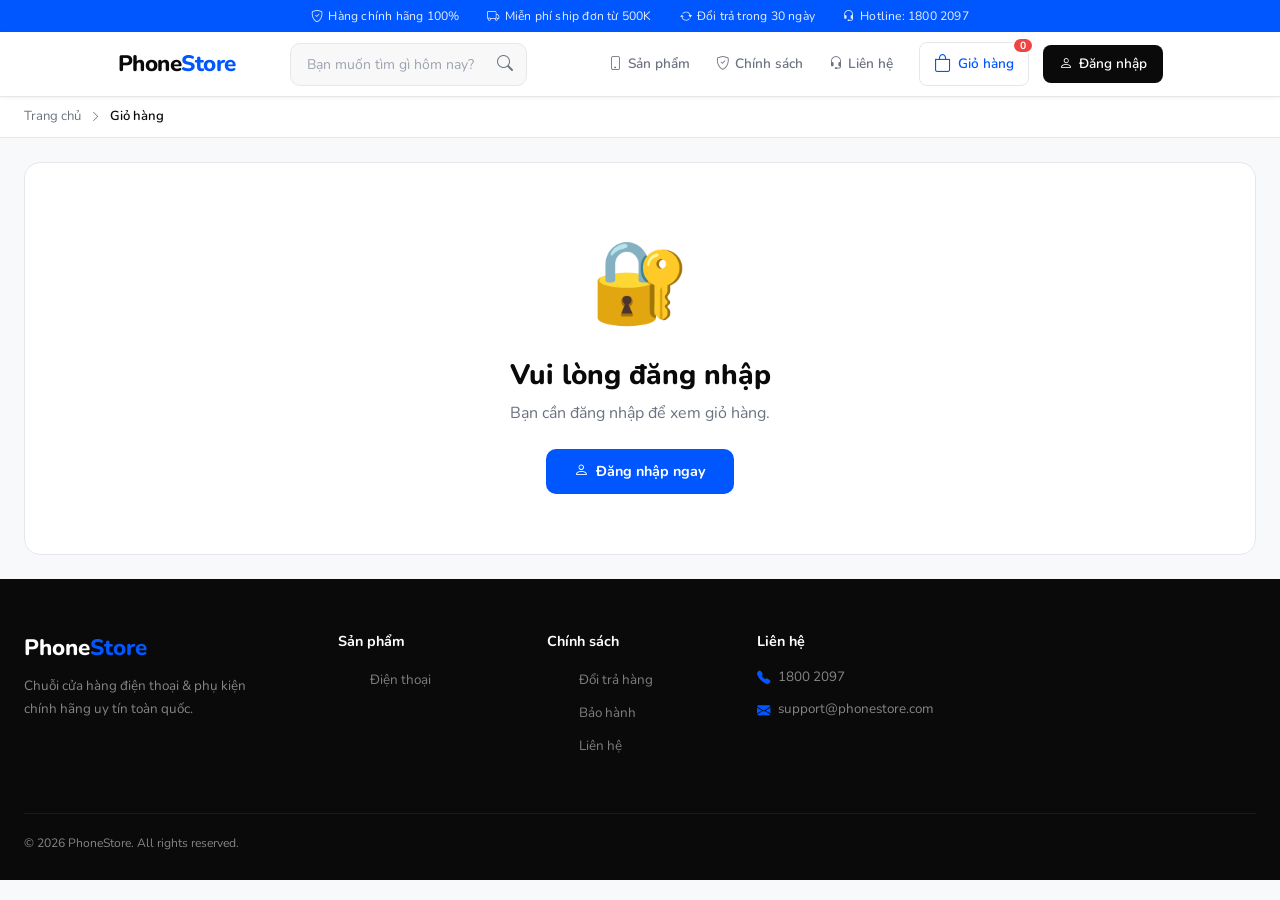
<file: cart.html>
<!DOCTYPE html>
<html lang="vi">
<head>
    <meta charset="UTF-8">
    <meta name="viewport" content="width=device-width, initial-scale=1.0">
    <title>Giỏ hàng - Phone Store</title>
    <link rel="preconnect" href="https://fonts.googleapis.com">
    <link href="https://fonts.googleapis.com/css2?family=Nunito:wght@400;500;600;700;800&display=swap" rel="stylesheet">
    <link rel="stylesheet" href="https://cdn.jsdelivr.net/npm/bootstrap@5.3.0/dist/css/bootstrap.min.css">
    <link rel="stylesheet" href="https://cdn.jsdelivr.net/npm/bootstrap-icons@1.11.0/font/bootstrap-icons.css">
    <link rel="stylesheet" href="css/style.css">
    <style>
        :root { --primary:#0057FF; --primary-dark:#0040CC; --dark:#0A0A0A; --gray:#6B7280; --light:#F8F8F8; --border:#E5E7EB; --danger:#EF4444; }
        * { margin:0; padding:0; box-sizing:border-box; }
        body { font-family:'Nunito',sans-serif; background:#f8f9fa; }

        .cart-wrap { max-width:1280px; margin:0 auto; padding:24px; display:grid; grid-template-columns:1fr 360px; gap:24px; align-items:start; }

        /* CART TABLE */
        .cart-card { background:#fff; border:1px solid var(--border); border-radius:16px; overflow:hidden; }
        .cart-header { display:flex; align-items:center; justify-content:space-between; padding:18px 24px; border-bottom:1px solid var(--border); }
        .cart-title { font-size:1.1rem; font-weight:800; color:var(--dark); display:flex; align-items:center; gap:8px; }
        .cart-title::before { content:''; display:inline-block; width:4px; height:18px; background:var(--primary); border-radius:2px; }
        .btn-clear { background:none; border:1.5px solid var(--border); border-radius:8px; padding:6px 14px; font-size:0.8rem; font-weight:600; color:var(--gray); cursor:pointer; font-family:'Nunito',sans-serif; transition:all 0.2s; }
        .btn-clear:hover { border-color:var(--danger); color:var(--danger); }

        .cart-item { display:grid; grid-template-columns:24px 80px 1fr auto; gap:16px; align-items:center; padding:16px 24px; border-bottom:1px solid var(--border); transition:background 0.15s; }
        .cart-item:last-child { border-bottom:none; }
        .cart-item:hover { background:#FAFAFA; }
        .cart-item-img { width:80px; height:80px; border-radius:10px; background:var(--light); overflow:hidden; display:flex; align-items:center; justify-content:center; font-size:2.2rem; flex-shrink:0; }
        .cart-item-img img { width:100%; height:100%; object-fit:cover; }
        .cart-item-brand { font-size:0.68rem; font-weight:700; color:var(--primary); text-transform:uppercase; letter-spacing:1px; margin-bottom:3px; }
        .cart-item-name { font-weight:700; font-size:0.9rem; color:var(--dark); margin-bottom:8px; line-height:1.3; }
        .cart-item-name a { color:inherit; text-decoration:none; }
        .cart-item-name a:hover { color:var(--primary); }
        .cart-item-price { font-size:1rem; font-weight:800; color:var(--danger); }
        .cart-item-old { font-size:0.78rem; color:var(--gray); text-decoration:line-through; margin-left:6px; }
        .cart-item-actions { display:flex; flex-direction:column; align-items:flex-end; gap:10px; }
        .cart-item-subtotal { font-size:1rem; font-weight:800; color:var(--dark); white-space:nowrap; }
        .qty-ctrl { display:flex; align-items:center; border:1.5px solid var(--border); border-radius:8px; overflow:hidden; }
        .qty-ctrl button { width:30px; height:30px; background:var(--light); border:none; cursor:pointer; font-size:1rem; color:var(--dark); transition:background 0.15s; }
        .qty-ctrl button:hover { background:#ddd; }
        .qty-ctrl input { width:40px; height:30px; border:none; border-left:1.5px solid var(--border); border-right:1.5px solid var(--border); text-align:center; font-size:0.875rem; font-weight:700; font-family:'Nunito',sans-serif; outline:none; }
        .btn-remove { background:none; border:none; color:var(--gray); cursor:pointer; font-size:0.8rem; padding:0; display:flex; align-items:center; gap:4px; transition:color 0.2s; font-family:'Nunito',sans-serif; }
        .btn-remove:hover { color:var(--danger); }

        /* ORDER SUMMARY */
        .summary-card { background:#fff; border:1px solid var(--border); border-radius:16px; padding:24px; position:sticky; top:88px; }
        .summary-title { font-size:1rem; font-weight:800; color:var(--dark); margin-bottom:20px; padding-bottom:14px; border-bottom:1px solid var(--border); display:flex; align-items:center; gap:8px; }
        .summary-title::before { content:''; display:inline-block; width:4px; height:16px; background:var(--primary); border-radius:2px; }
        .summary-row { display:flex; justify-content:space-between; align-items:center; font-size:0.875rem; margin-bottom:12px; }
        .summary-row .label { color:var(--gray); }
        .summary-row .value { font-weight:700; color:var(--dark); }
        .summary-divider { height:1px; background:var(--border); margin:16px 0; }
        .summary-total { display:flex; justify-content:space-between; align-items:center; margin-bottom:20px; }
        .summary-total .label { font-weight:700; font-size:0.9rem; color:var(--dark); }
        .summary-total .value { font-size:1.3rem; font-weight:800; color:var(--danger); }
        .btn-checkout { width:100%; background:var(--primary); color:#fff; border:none; border-radius:10px; padding:14px; font-size:0.95rem; font-weight:700; font-family:'Nunito',sans-serif; cursor:pointer; transition:all 0.2s; text-decoration:none; display:flex; align-items:center; justify-content:center; gap:8px; margin-bottom:10px; }
        .btn-checkout:hover { background:var(--primary-dark); color:#fff; transform:translateY(-1px); box-shadow:0 6px 20px rgba(0,87,255,0.25); }
        .btn-continue { width:100%; background:transparent; color:var(--gray); border:1.5px solid var(--border); border-radius:10px; padding:11px; font-size:0.875rem; font-weight:600; font-family:'Nunito',sans-serif; cursor:pointer; transition:all 0.2s; text-decoration:none; display:flex; align-items:center; justify-content:center; gap:6px; }
        .btn-continue:hover { border-color:var(--primary); color:var(--primary); }

        /* Empty */
        .empty-cart { text-align:center; padding:60px 20px; grid-column:1/-1; }
        .empty-cart-icon { font-size:5rem; margin-bottom:16px; }
        .empty-cart h3 { font-weight:800; color:var(--dark); margin-bottom:8px; }
        .empty-cart p { color:var(--gray); margin-bottom:24px; }
        .btn-shop { background:var(--primary); color:#fff; border:none; border-radius:10px; padding:12px 28px; font-size:0.9rem; font-weight:700; font-family:'Nunito',sans-serif; text-decoration:none; transition:background 0.2s; display:inline-flex; align-items:center; gap:8px; }
        .btn-shop:hover { background:var(--primary-dark); color:#fff; }

        .cart-badge { background:var(--danger); color:#fff; font-size:0.65rem; font-weight:700; padding:2px 6px; border-radius:100px; margin-left:4px; }

        @media(max-width:900px) { .cart-wrap{grid-template-columns:1fr;} .summary-card{position:static;} }
        @media(max-width:600px) { .cart-wrap{padding:12px;} .cart-item{grid-template-columns:64px 1fr;} .cart-item-actions{flex-direction:row;align-items:center;grid-column:1/-1;justify-content:space-between;} }
    </style>
</head>
<body>

<!-- TOPBAR -->
<div class="topbar">
    <div class="topbar-inner">
        <span class="topbar-item"><i class="bi bi-shield-check"></i> Hàng chính hãng 100%</span>
        <span class="topbar-item"><i class="bi bi-truck"></i> Miễn phí ship đơn từ 500K</span>
        <span class="topbar-item"><i class="bi bi-arrow-repeat"></i> Đổi trả trong 30 ngày</span>
        <span class="topbar-item"><i class="bi bi-headset"></i> Hotline: 1800 2097</span>
    </div>
</div>

<!-- NAVBAR -->
<nav class="navbar">
    <div class="navbar-inner">
        <a href="index.html" class="navbar-brand">Phone<span>Store</span></a>
        <div class="search-wrap" style="position:relative;flex:1;max-width:480px;margin:0 24px;">
            <input type="text" id="searchInput" placeholder="Bạn muốn tìm gì hôm nay?" autocomplete="off">
            <button class="search-btn"><i class="bi bi-search"></i></button>
        </div>
        <ul class="nav-links">
            <li><a href="products.html"><i class="bi bi-phone"></i> Sản phẩm</a></li>
            <li><a href="#"><i class="bi bi-shield-check"></i> Chính sách</a></li>
            <li><a href="contact.html"><i class="bi bi-headset"></i> Liên hệ</a></li>
        </ul>
        <a href="cart.html" class="cart-link" style="color:var(--primary);">
            <i class="bi bi-bag" style="font-size:1.1rem"></i> Giỏ hàng
            <span class="cart-badge" id="cartBadge">0</span>
        </a>
        <a href="login.html" class="btn-login" id="loginBtn">
            <i class="bi bi-person"></i> Đăng nhập
        </a>
    </div>
</nav>

<!-- BREADCRUMB -->
<div style="background:#fff;border-bottom:1px solid var(--border);padding:10px 0;">
    <div style="max-width:1280px;margin:0 auto;padding:0 24px;font-size:0.82rem;color:var(--gray);">
        <a href="index.html" style="color:var(--gray);text-decoration:none;">Trang chủ</a>
        <i class="bi bi-chevron-right" style="font-size:0.7rem;margin:0 6px;"></i>
        <span style="color:var(--dark);font-weight:600;">Giỏ hàng</span>
    </div>
</div>

<!-- MAIN -->
<div class="cart-wrap" id="cartWrap"></div>

<!-- FOOTER -->
<footer>
    <div class="container-main">
        <div class="row g-4">
            <div class="col-lg-3 col-md-6">
                <div class="footer-brand">Phone<span>Store</span></div>
                <p class="footer-desc">Chuỗi cửa hàng điện thoại & phụ kiện chính hãng uy tín toàn quốc.</p>
            </div>
            <div class="col-lg-2 col-md-6 col-6">
                <div class="footer-heading">Sản phẩm</div>
                <ul class="footer-links"><li><a href="products.html">Điện thoại</a></li></ul>
            </div>
            <div class="col-lg-2 col-md-6 col-6">
                <div class="footer-heading">Chính sách</div>
                <ul class="footer-links">
                    <li><a href="#">Đổi trả hàng</a></li>
                    <li><a href="#">Bảo hành</a></li>
                    <li><a href="contact.html">Liên hệ</a></li>
                </ul>
            </div>
            <div class="col-lg-2 col-md-6">
                <div class="footer-heading">Liên hệ</div>
                <div class="footer-contact-item"><i class="bi bi-telephone-fill"></i><span>1800 2097</span></div>
                <div class="footer-contact-item"><i class="bi bi-envelope-fill"></i><span>support@phonestore.com</span></div>
            </div>
        </div>
        <div class="footer-bottom">
            <span>© 2026 PhoneStore. All rights reserved.</span>
        </div>
    </div>
</footer>

<script src="https://cdn.jsdelivr.net/npm/bootstrap@5.3.0/dist/js/bootstrap.bundle.min.js"></script>
<script>
// ═══════════════════════════════════════
// FAKE DATA — sản phẩm
// ═══════════════════════════════════════
const PRODUCTS = [
    { id:1,  name:'iPhone 15 Pro Max 256GB',         brand:'Apple',   price:32990000, old_price:36990000, stock:5,  image:'assets/images/products/iphone-15-pro-max-256gb-1775315484.jpg' },
    { id:2,  name:'iPhone 16 Pro 128GB',             brand:'Apple',   price:28990000, old_price:31990000, stock:8,  image:'assets/images/products/iphone-16-pro-128gb-ch-inh-h-ang-vn-a-1775999763.webp' },
    { id:3,  name:'iPhone 16 128GB',                 brand:'Apple',   price:22990000, old_price:0,        stock:12, image:'assets/images/products/iphone-16-128gb-ch-inh-h-ang-vn-a-1775999533.webp' },
    { id:4,  name:'iPhone 15 256GB',                 brand:'Apple',   price:19990000, old_price:22990000, stock:6,  image:'assets/images/products/iphone-15-256gb-ch-inh-h-ang-vn-a-1775999446.webp' },
    { id:5,  name:'iPhone 17 Pro Max 256GB',         brand:'Apple',   price:39990000, old_price:0,        stock:3,  image:'assets/images/products/iphone-17-pro-max-256gb-1776000081.webp' },
    { id:6,  name:'iPhone 17 Pro 256GB',             brand:'Apple',   price:35990000, old_price:0,        stock:4,  image:'assets/images/products/iphone-17-pro-256gb-1776000031.webp' },
    { id:7,  name:'iPhone 14 Pro Max 128GB',         brand:'Apple',   price:18990000, old_price:24990000, stock:7,  image:'assets/images/products/iphone-14-pro-max-128gb-ch-inh-h-ang-vn-a-1775999616.webp' },
    { id:8,  name:'iPhone 16e 128GB',                brand:'Apple',   price:14990000, old_price:0,        stock:10, image:'assets/images/products/iphone-16e-128gb-ch-inh-h-ang-vn-a-1775999716.webp' },
    { id:9,  name:'Samsung Galaxy S26 Ultra 256GB',  brand:'Samsung', price:34990000, old_price:38990000, stock:5,  image:'assets/images/products/samsung-galaxy-s26-ultra-12gb-256gb-1775912441.webp' },
    { id:10, name:'Samsung Galaxy S26 256GB',        brand:'Samsung', price:24990000, old_price:0,        stock:8,  image:'assets/images/products/samsung-galaxy-s26-12gb-256gb-1775917176.webp' },
    { id:11, name:'Samsung Galaxy S25 Ultra 256GB',  brand:'Samsung', price:29990000, old_price:34990000, stock:6,  image:'assets/images/products/samsung-galaxy-s25-ultra-12gb-256gb-1775913779.webp' },
    { id:12, name:'Samsung Galaxy S25 256GB',        brand:'Samsung', price:19990000, old_price:22990000, stock:9,  image:'assets/images/products/samsung-galaxy-s25-256gb-1775918327.webp' },
    { id:13, name:'Samsung Galaxy A56 5G 128GB',     brand:'Samsung', price:9990000,  old_price:11990000, stock:15, image:'assets/images/products/samsung-galaxy-a56-5g-8gb-128gb-1775917465.webp' },
    { id:14, name:'Samsung Galaxy A36 5G 128GB',     brand:'Samsung', price:7990000,  old_price:8990000,  stock:20, image:'assets/images/products/samsung-galaxy-a36-5g-8gb-128gb-1775918179.webp' },
    { id:15, name:'Samsung Galaxy Z Fold7 256GB',    brand:'Samsung', price:44990000, old_price:0,        stock:2,  image:'assets/images/products/samsung-galaxy-z-fold7-12gb-256gb-1775917309.webp' },
    { id:16, name:'Samsung Galaxy Z Flip7 256GB',    brand:'Samsung', price:24990000, old_price:0,        stock:4,  image:'assets/images/products/samsung-galaxy-z-flip7-12gb-256gb-1775917584.webp' },
];

function formatVND(n) { return n.toLocaleString('vi-VN') + 'đ'; }

// ═══════════════════════════════════════
// RENDER GIỎ HÀNG
// ═══════════════════════════════════════
function renderCart() {
    const user = JSON.parse(localStorage.getItem('currentUser') || '{}');
    const wrap = document.getElementById('cartWrap');

    // Chưa đăng nhập
    if (!user.loggedIn) {
        wrap.style.gridTemplateColumns = '1fr';
        wrap.innerHTML = `
            <div class="cart-card">
                <div class="empty-cart">
                    <div class="empty-cart-icon">🔐</div>
                    <h3>Vui lòng đăng nhập</h3>
                    <p>Bạn cần đăng nhập để xem giỏ hàng.</p>
                    <a href="login.html" class="btn-shop"><i class="bi bi-person"></i> Đăng nhập ngay</a>
                </div>
            </div>`;
        return;
    }

    const cart = JSON.parse(localStorage.getItem('cart') || '[]');

    // Giỏ hàng trống
    if (cart.length === 0) {
        wrap.style.gridTemplateColumns = '1fr';
        wrap.innerHTML = `
            <div class="cart-card">
                <div class="empty-cart">
                    <div class="empty-cart-icon">🛒</div>
                    <h3>Giỏ hàng trống!</h3>
                    <p>Bạn chưa có sản phẩm nào trong giỏ hàng.</p>
                    <a href="products.html" class="btn-shop"><i class="bi bi-bag"></i> Mua sắm ngay</a>
                </div>
            </div>`;
        return;
    }

    // Có sản phẩm
    wrap.style.gridTemplateColumns = '1fr 360px';

    // Map cart items với product data
    const items = cart.map(c => {
        const p = PRODUCTS.find(pr => pr.id === c.id);
        if (!p) return null;
        return { ...p, qty: c.qty };
    }).filter(Boolean);

    const totalItems = items.reduce((s, i) => s + i.qty, 0);

    // LEFT — danh sách sản phẩm
    let itemsHTML = items.map(item => `
        <div class="cart-item" id="cart-item-${item.id}">
            <input type="checkbox" class="item-check"
                data-id="${item.id}"
                data-price="${item.price}"
                data-qty="${item.qty}"
                style="width:18px;height:18px;accent-color:var(--primary);cursor:pointer;"
                checked
                onchange="recalculate()">

            <a href="product-detail.html?id=${item.id}">
                <div class="cart-item-img">
                    <img src="${item.image}" alt="${item.name}"
                         onerror="this.parentElement.innerHTML='📱'">
                </div>
            </a>

            <div class="cart-item-info">
                <div class="cart-item-brand">${item.brand}</div>
                <div class="cart-item-name">
                    <a href="product-detail.html?id=${item.id}">${item.name}</a>
                </div>
                <div>
                    <span class="cart-item-price">${formatVND(item.price)}</span>
                    ${item.old_price > 0 ? `<span class="cart-item-old">${formatVND(item.old_price)}</span>` : ''}
                </div>
            </div>

            <div class="cart-item-actions">
                <div class="cart-item-subtotal" id="subtotal-${item.id}">
                    ${formatVND(item.price * item.qty)}
                </div>
                <div class="qty-ctrl">
                    <button onclick="changeQty(${item.id}, -1, ${item.stock})">−</button>
                    <input type="number" id="qty-${item.id}" value="${item.qty}" min="1" max="${item.stock}"
                           onchange="onQtyChange(${item.id}, ${item.stock})">
                    <button onclick="changeQty(${item.id}, 1, ${item.stock})">+</button>
                </div>
                <button class="btn-remove" onclick="removeItem(${item.id})">
                    <i class="bi bi-trash3"></i> Xóa
                </button>
            </div>
        </div>
    `).join('');

    wrap.innerHTML = `
        <div>
            <div class="cart-card">
                <div class="cart-header">
                    <label style="display:flex;align-items:center;gap:8px;cursor:pointer;margin:0;">
                        <input type="checkbox" id="checkAll"
                            style="width:18px;height:18px;accent-color:var(--primary);cursor:pointer;"
                            checked onchange="toggleAll(this)">
                        <span class="cart-title">Giỏ hàng (<span id="totalItemsCount">${totalItems}</span> sản phẩm)</span>
                    </label>
                    <button class="btn-clear" onclick="clearCart()">
                        <i class="bi bi-trash3"></i> Xóa tất cả
                    </button>
                </div>
                ${itemsHTML}
            </div>
            <div style="margin-top:12px;">
                <a href="products.html" style="color:var(--primary);font-size:0.875rem;font-weight:600;text-decoration:none;">
                    <i class="bi bi-arrow-left"></i> Tiếp tục mua sắm
                </a>
            </div>
        </div>

        <div>
            <div class="summary-card">
                <div class="summary-title">Tóm tắt đơn hàng</div>
                <div id="shippingNote" style="margin-bottom:16px;"></div>
                <div class="summary-row">
                    <span class="label">Đã chọn (<span id="selectedCount">0</span> sp)</span>
                    <span class="value" id="selectedSubtotal">0đ</span>
                </div>
                <div class="summary-row">
                    <span class="label">Phí vận chuyển</span>
                    <span class="value" id="shippingFee">30.000đ</span>
                </div>
                <div class="summary-divider"></div>
                <div class="summary-total">
                    <span class="label">Tổng cộng</span>
                    <span class="value" id="grandTotal">0đ</span>
                </div>
                <a href="cart.html" class="btn-checkout" id="btnCheckout">
                    <i class="bi bi-credit-card"></i> Tiến hành thanh toán
                </a>
                <a href="products.html" class="btn-continue">
                    <i class="bi bi-arrow-left"></i> Tiếp tục mua sắm
                </a>
            </div>
        </div>
    `;

    recalculate();
}

// ═══════════════════════════════════════
// ACTIONS
// ═══════════════════════════════════════
function changeQty(productId, delta, maxStock) {
    const input = document.getElementById(`qty-${productId}`);
    let val = parseInt(input.value) + delta;
    val = Math.max(1, Math.min(maxStock, val));
    input.value = val;

    // Update localStorage
    const cart = JSON.parse(localStorage.getItem('cart') || '[]');
    const idx  = cart.findIndex(c => c.id === productId);
    if (idx > -1) { cart[idx].qty = val; localStorage.setItem('cart', JSON.stringify(cart)); }

    // Update subtotal
    const p = PRODUCTS.find(pr => pr.id === productId);
    if (p) document.getElementById(`subtotal-${productId}`).textContent = formatVND(p.price * val);

    // Update checkbox dataset
    const cb = document.querySelector(`.item-check[data-id="${productId}"]`);
    if (cb) cb.dataset.qty = val;

    recalculate();
    updateCartBadge();
}

function onQtyChange(productId, maxStock) {
    const input = document.getElementById(`qty-${productId}`);
    let val = parseInt(input.value) || 1;
    val = Math.max(1, Math.min(maxStock, val));
    input.value = val;
    changeQty(productId, 0, maxStock);
}

function removeItem(productId) {
    if (!confirm('Xóa sản phẩm này khỏi giỏ hàng?')) return;
    let cart = JSON.parse(localStorage.getItem('cart') || '[]');
    cart = cart.filter(c => c.id !== productId);
    localStorage.setItem('cart', JSON.stringify(cart));
    updateCartBadge();
    renderCart();
}

function clearCart() {
    if (!confirm('Xóa toàn bộ giỏ hàng?')) return;
    localStorage.removeItem('cart');
    updateCartBadge();
    renderCart();
}

function toggleAll(checkAll) {
    document.querySelectorAll('.item-check').forEach(cb => {
        cb.checked = checkAll.checked;
    });
    recalculate();
}

function recalculate() {
    const checks = document.querySelectorAll('.item-check');
    let subtotal = 0, count = 0;

    checks.forEach(cb => {
        if (cb.checked) {
            const price = parseInt(cb.dataset.price);
            const qty   = parseInt(document.getElementById(`qty-${cb.dataset.id}`)?.value || cb.dataset.qty);
            subtotal += price * qty;
            count    += qty;
        }
    });

    const shippingFee = subtotal >= 500000 ? 0 : (subtotal > 0 ? 30000 : 0);
    const grandTotal  = subtotal + shippingFee;

    document.getElementById('selectedCount').textContent    = count;
    document.getElementById('selectedSubtotal').textContent = formatVND(subtotal);
    document.getElementById('shippingFee').textContent      = shippingFee === 0 && subtotal > 0 ? 'Miễn phí 🎉' : formatVND(shippingFee);
    document.getElementById('grandTotal').textContent       = formatVND(grandTotal);

    // Shipping note
    const noteEl = document.getElementById('shippingNote');
    if (subtotal === 0) {
        noteEl.innerHTML = '';
    } else if (shippingFee === 0) {
        noteEl.innerHTML = `<div style="background:#F0FDF4;border:1px solid #BBF7D0;border-radius:8px;padding:10px 12px;font-size:0.78rem;color:#16A34A;font-weight:600;text-align:center;display:flex;align-items:center;justify-content:center;gap:6px;">
            <i class="bi bi-truck"></i> Bạn được miễn phí vận chuyển!
        </div>`;
    } else {
        const remain = 500000 - subtotal;
        noteEl.innerHTML = `<div style="background:#FFF7ED;border:1px solid #FED7AA;border-radius:8px;padding:10px 12px;font-size:0.78rem;color:#C2410C;font-weight:600;text-align:center;">
            <i class="bi bi-info-circle"></i> Mua thêm ${formatVND(remain)} để được miễn phí ship!
        </div>`;
    }

    // Nút thanh toán
    const btn = document.getElementById('btnCheckout');
    if (btn) {
        if (count > 0) {
            btn.style.opacity = '1';
            btn.style.pointerEvents = 'auto';
        } else {
            btn.style.opacity = '0.5';
            btn.style.pointerEvents = 'none';
        }
    }

    // Sync checkAll
    const checkAll = document.getElementById('checkAll');
    if (checkAll) {
        const checked = document.querySelectorAll('.item-check:checked').length;
        checkAll.checked = checked === checks.length;
        checkAll.indeterminate = checked > 0 && checked < checks.length;
    }
}

function updateCartBadge() {
    const cart  = JSON.parse(localStorage.getItem('cart') || '[]');
    const total = cart.reduce((s, c) => s + c.qty, 0);
    const badge = document.getElementById('cartBadge');
    if (badge) badge.textContent = total;
}

// Login button
const user = JSON.parse(localStorage.getItem('currentUser') || '{}');
if (user.loggedIn) {
    document.getElementById('loginBtn').innerHTML = `<i class="bi bi-person-check"></i> ${user.name}`;
}

// Khởi động
updateCartBadge();
renderCart();
</script>
</body>
</html>
</file>
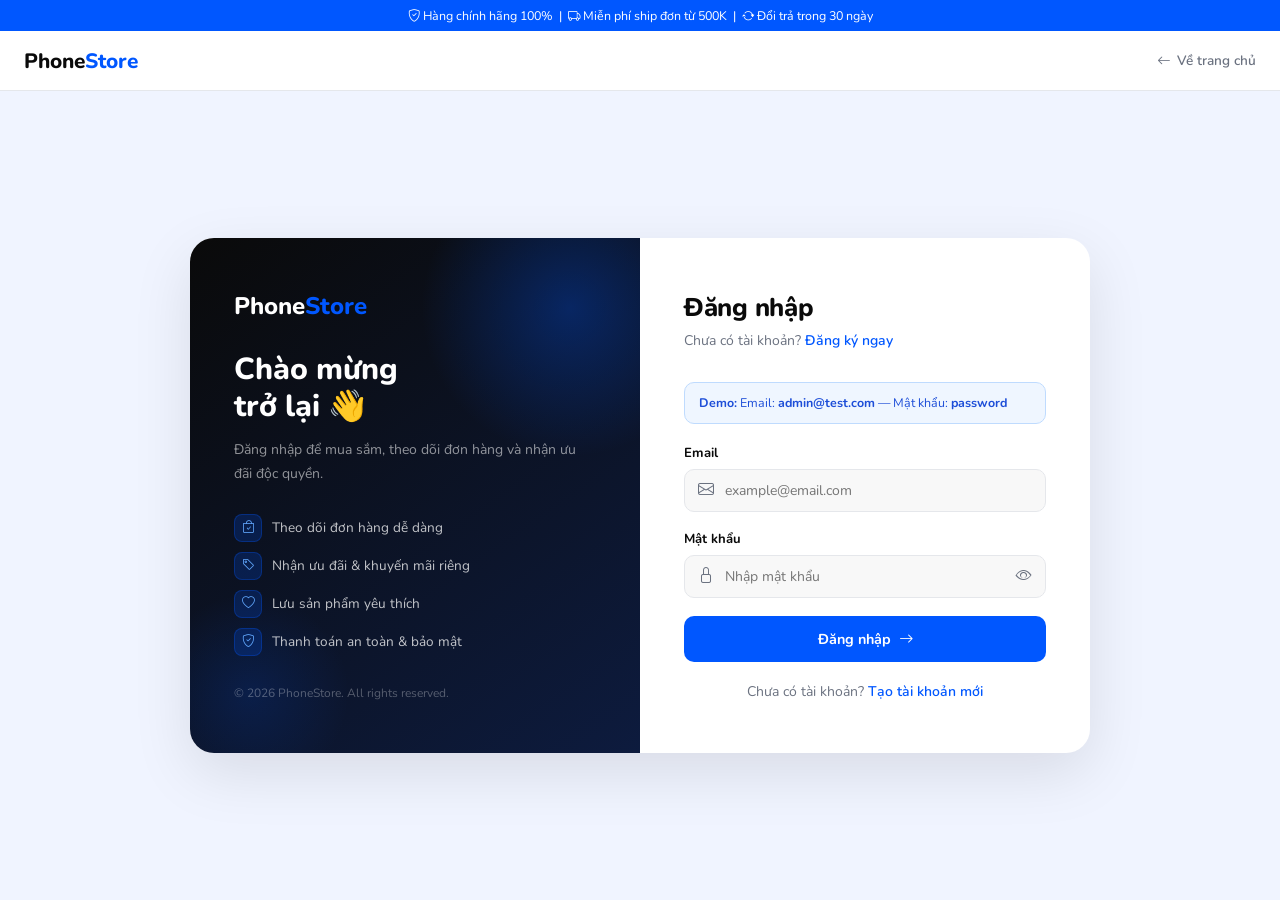
<file: checkout.html>
<!DOCTYPE html>
<html lang="vi">
<head>
    <meta charset="UTF-8">
    <meta name="viewport" content="width=device-width, initial-scale=1.0">
    <title>Thanh toán - Phone Store</title>
    <link rel="preconnect" href="https://fonts.googleapis.com">
    <link href="https://fonts.googleapis.com/css2?family=Nunito:wght@400;500;600;700;800&display=swap" rel="stylesheet">
    <link rel="stylesheet" href="https://cdn.jsdelivr.net/npm/bootstrap@5.3.0/dist/css/bootstrap.min.css">
    <link rel="stylesheet" href="https://cdn.jsdelivr.net/npm/bootstrap-icons@1.11.0/font/bootstrap-icons.css">
    <link rel="stylesheet" href="css/style.css">
    <style>
        :root { --primary:#0057FF; --primary-dark:#0040CC; --dark:#0A0A0A; --gray:#6B7280; --light:#F8F8F8; --border:#E5E7EB; --danger:#EF4444; }
        * { margin:0; padding:0; box-sizing:border-box; }
        body { font-family:'Nunito',sans-serif; background:#f8f9fa; }

        .checkout-wrap { max-width:1100px; margin:0 auto; padding:24px; }

        /* STEPS */
        .checkout-steps { display:flex; align-items:center; justify-content:center; margin-bottom:32px; }
        .step { display:flex; align-items:center; gap:8px; font-size:0.82rem; font-weight:700; color:var(--gray); }
        .step.active { color:var(--primary); }
        .step.done { color:#16A34A; }
        .step-num { width:28px; height:28px; border-radius:50%; background:var(--border); color:var(--gray); display:flex; align-items:center; justify-content:center; font-size:0.78rem; font-weight:800; }
        .step.active .step-num { background:var(--primary); color:#fff; }
        .step.done .step-num { background:#16A34A; color:#fff; }
        .step-line { width:60px; height:2px; background:var(--border); margin:0 8px; }
        .step-line.done { background:#16A34A; }

        /* GRID */
        .checkout-grid { display:grid; grid-template-columns:1fr 380px; gap:24px; align-items:start; }

        /* FORM CARD */
        .form-card { background:#fff; border:1px solid var(--border); border-radius:16px; overflow:hidden; margin-bottom:16px; }
        .form-card-header { padding:16px 24px; border-bottom:1px solid var(--border); font-size:0.95rem; font-weight:800; color:var(--dark); display:flex; align-items:center; gap:8px; }
        .form-card-header i { color:var(--primary); }
        .form-card-body { padding:20px 24px; }
        .form-row-2 { display:grid; grid-template-columns:1fr 1fr; gap:14px; }
        .form-group { margin-bottom:16px; }
        .form-group:last-child { margin-bottom:0; }
        .form-label { display:block; font-size:0.82rem; font-weight:700; color:var(--dark); margin-bottom:6px; }
        .form-label .req { color:#EF4444; }
        .form-input { width:100%; background:var(--light); border:1.5px solid var(--border); border-radius:10px; padding:10px 14px; font-size:0.875rem; font-family:'Nunito',sans-serif; color:var(--dark); outline:none; transition:border-color 0.2s; }
        .form-input:focus { border-color:var(--primary); background:#fff; }
        .form-input.is-error { border-color:var(--danger); }
        textarea.form-input { resize:vertical; min-height:80px; }

        /* PAYMENT OPTIONS */
        .payment-option { border:2px solid var(--border); border-radius:12px; padding:14px 16px; cursor:pointer; transition:all 0.2s; margin-bottom:10px; }
        .payment-option:last-child { margin-bottom:0; }
        .payment-option.selected { border-color:var(--primary); background:#EEF4FF; }
        .payment-option-header { display:flex; align-items:center; gap:12px; }
        .payment-option input[type="radio"] { width:18px; height:18px; accent-color:var(--primary); }
        .payment-option-icon { width:36px; height:36px; border-radius:8px; display:flex; align-items:center; justify-content:center; font-size:1.2rem; flex-shrink:0; }
        .payment-option-title { font-weight:700; font-size:0.9rem; color:var(--dark); }
        .payment-option-desc { font-size:0.78rem; color:var(--gray); margin-top:1px; }
        .payment-details { display:none; margin-top:14px; padding-top:14px; border-top:1px solid var(--border); }
        .payment-details.show { display:block; }

        /* QR Box */
        .qr-box { border-radius:12px; padding:20px; text-align:center; }
        .qr-title { font-weight:800; font-size:0.95rem; margin-bottom:4px; display:flex; align-items:center; justify-content:center; gap:8px; }
        .qr-subtitle { font-size:0.78rem; color:var(--gray); margin-bottom:16px; }
        .qr-amount-wrap { display:inline-block; border-radius:10px; padding:10px 20px; margin-bottom:16px; }
        .qr-amount-label { font-size:0.7rem; font-weight:600; margin-bottom:2px; }
        .qr-amount { font-size:1.5rem; font-weight:800; }
        .qr-img-wrap { position:relative; display:inline-block; }
        .qr-img { width:160px; height:160px; border-radius:12px; border-width:3px; border-style:solid; display:block; }
        .qr-logo { position:absolute; top:50%; left:50%; transform:translate(-50%,-50%); background:#fff; border-radius:8px; padding:5px; box-shadow:0 2px 8px rgba(0,0,0,0.15); width:36px; height:36px; display:flex; align-items:center; justify-content:center; }
        .qr-logo img { width:26px; height:26px; object-fit:contain; border-radius:4px; }
        .qr-hotline { margin-top:12px; font-size:0.75rem; color:#9CA3AF; }

        /* Bank info */
        .bank-info-box { background:#F8FAFF; border:1px solid #C7D9FF; border-radius:10px; padding:16px; }
        .bank-row { display:flex; justify-content:space-between; align-items:center; font-size:0.82rem; padding:5px 0; }
        .bank-row .bk-label { color:var(--gray); }
        .bank-row .bk-value { font-weight:700; color:var(--dark); }
        .bank-row .bk-value.highlight { color:var(--primary); font-size:1rem; }

        /* SUMMARY */
        .summary-card { background:#fff; border:1px solid var(--border); border-radius:16px; overflow:hidden; position:sticky; top:88px; }
        .summary-header { padding:16px 20px; border-bottom:1px solid var(--border); font-size:0.95rem; font-weight:800; color:var(--dark); display:flex; align-items:center; gap:8px; }
        .summary-header i { color:var(--primary); }
        .summary-items { padding:12px 20px; }
        .summary-item { display:flex; align-items:center; gap:10px; padding:8px 0; border-bottom:1px solid var(--border); }
        .summary-item:last-child { border-bottom:none; }
        .summary-item-img { width:48px; height:48px; border-radius:8px; background:var(--light); overflow:hidden; display:flex; align-items:center; justify-content:center; font-size:1.5rem; flex-shrink:0; }
        .summary-item-img img { width:100%; height:100%; object-fit:cover; }
        .summary-item-name { font-size:0.82rem; font-weight:600; color:var(--dark); flex:1; line-height:1.3; }
        .summary-item-qty { font-size:0.75rem; color:var(--gray); }
        .summary-item-price { font-size:0.85rem; font-weight:800; color:var(--dark); white-space:nowrap; }
        .summary-footer { padding:16px 20px; border-top:1px solid var(--border); background:var(--light); }
        .summary-row { display:flex; justify-content:space-between; font-size:0.85rem; margin-bottom:8px; }
        .summary-row .lbl { color:var(--gray); }
        .summary-row .val { font-weight:700; }
        .summary-row .val.free { color:#16A34A; }
        .summary-total-row { display:flex; justify-content:space-between; align-items:center; margin-top:12px; padding-top:12px; border-top:1px solid var(--border); }
        .summary-total-row .lbl { font-weight:800; font-size:0.9rem; }
        .summary-total-row .val { font-size:1.2rem; font-weight:800; color:#EF4444; }
        .btn-order { width:100%; background:var(--primary); color:#fff; border:none; border-radius:10px; padding:14px; font-size:0.95rem; font-weight:700; font-family:'Nunito',sans-serif; cursor:pointer; transition:all 0.2s; margin-top:16px; display:flex; align-items:center; justify-content:center; gap:8px; }
        .btn-order:hover { background:var(--primary-dark); transform:translateY(-1px); box-shadow:0 6px 20px rgba(0,87,255,0.25); }

        /* PAYMENT OVERLAY */
        #paymentOverlay { display:none; position:fixed; inset:0; background:rgba(0,0,0,0.6); backdrop-filter:blur(4px); z-index:9999; align-items:center; justify-content:center; }
        #paymentOverlay.show { display:flex; }
        .payment-modal { background:#fff; border-radius:20px; padding:40px 36px; text-align:center; max-width:380px; width:90%; box-shadow:0 24px 60px rgba(0,0,0,0.2); animation:modalIn 0.3s ease; }
        @keyframes modalIn { from{transform:scale(0.85);opacity:0;} to{transform:scale(1);opacity:1;} }
        .payment-spinner { width:72px; height:72px; border-radius:50%; border:5px solid #E0EAFF; border-top-color:var(--primary); animation:spin 0.9s linear infinite; margin:0 auto 20px; }
        @keyframes spin { to{transform:rotate(360deg);} }
        .payment-check { display:none; width:72px; height:72px; border-radius:50%; background:#F0FDF4; border:3px solid #BBF7D0; align-items:center; justify-content:center; font-size:2rem; margin:0 auto 20px; animation:popIn 0.4s cubic-bezier(0.34,1.56,0.64,1); }
        .payment-check.show { display:flex; }
        @keyframes popIn { from{transform:scale(0);} to{transform:scale(1);} }
        .payment-modal-title { font-size:1.1rem; font-weight:800; color:var(--dark); margin-bottom:6px; }
        .payment-modal-sub { font-size:0.82rem; color:var(--gray); margin-bottom:20px; line-height:1.6; }
        .payment-progress-wrap { background:#F0F4FF; border-radius:99px; height:8px; overflow:hidden; margin-bottom:12px; }
        .payment-progress-bar { height:100%; width:0%; background:linear-gradient(90deg,var(--primary),#6EA8FE); border-radius:99px; transition:width 0.3s ease; }
        .payment-progress-label { font-size:0.78rem; color:var(--gray); font-weight:600; }
        .payment-steps-list { text-align:left; margin-top:16px; border-top:1px solid var(--border); padding-top:14px; }
        .pstep { display:flex; align-items:center; gap:10px; font-size:0.82rem; color:var(--gray); padding:5px 0; transition:color 0.3s; }
        .pstep.active { color:var(--primary); font-weight:700; }
        .pstep.done { color:#16A34A; font-weight:600; }
        .pstep-dot { width:20px; height:20px; border-radius:50%; border:2px solid var(--border); display:flex; align-items:center; justify-content:center; font-size:0.65rem; flex-shrink:0; transition:all 0.3s; }
        .pstep.active .pstep-dot { border-color:var(--primary); background:#EEF4FF; animation:pulse 1s infinite; }
        .pstep.done .pstep-dot { border-color:#16A34A; background:#F0FDF4; color:#16A34A; }
        @keyframes pulse { 0%,100%{box-shadow:0 0 0 0 rgba(0,87,255,0.3);} 50%{box-shadow:0 0 0 5px rgba(0,87,255,0);} }

        /* SUCCESS */
        .success-wrap { max-width:600px; margin:48px auto; padding:24px; text-align:center; }
        .success-icon { width:80px; height:80px; background:#F0FDF4; border:3px solid #BBF7D0; border-radius:50%; display:flex; align-items:center; justify-content:center; font-size:2.2rem; margin:0 auto 20px; animation:popIn 0.5s ease; }
        .success-title { font-size:1.6rem; font-weight:800; color:var(--dark); margin-bottom:8px; }
        .success-sub { color:var(--gray); font-size:0.9rem; margin-bottom:28px; line-height:1.6; }
        .order-info-box { background:#fff; border:1px solid var(--border); border-radius:16px; padding:24px; margin-bottom:24px; text-align:left; }
        .order-info-row { display:flex; justify-content:space-between; align-items:center; padding:10px 0; border-bottom:1px solid var(--border); font-size:0.875rem; }
        .order-info-row:last-child { border-bottom:none; }
        .order-info-row .lbl { color:var(--gray); }
        .order-info-row .val { font-weight:700; color:var(--dark); }
        .order-code { font-family:monospace; background:#EEF4FF; color:var(--primary); padding:3px 10px; border-radius:6px; font-size:0.9rem; font-weight:800; }
        .success-actions { display:flex; gap:12px; justify-content:center; flex-wrap:wrap; }
        .btn-success-primary { background:var(--primary); color:#fff; border:none; border-radius:10px; padding:12px 24px; font-size:0.9rem; font-weight:700; font-family:'Nunito',sans-serif; text-decoration:none; transition:background 0.2s; display:inline-flex; align-items:center; gap:8px; }
        .btn-success-primary:hover { background:var(--primary-dark); color:#fff; }
        .btn-success-outline { background:transparent; color:var(--gray); border:1.5px solid var(--border); border-radius:10px; padding:12px 24px; font-size:0.9rem; font-weight:700; font-family:'Nunito',sans-serif; text-decoration:none; transition:all 0.2s; display:inline-flex; align-items:center; gap:8px; }
        .btn-success-outline:hover { border-color:var(--primary); color:var(--primary); }

        .alert-error { background:#FEF2F2; border:1px solid #FECACA; color:#DC2626; border-radius:10px; padding:12px 16px; font-size:0.85rem; margin-bottom:16px; display:none; }
        .alert-error.show { display:block; }
        .cart-badge { background:var(--danger); color:#fff; font-size:0.65rem; font-weight:700; padding:2px 6px; border-radius:100px; margin-left:4px; }

        @media(max-width:900px) { .checkout-grid{grid-template-columns:1fr;} .summary-card{position:static;} }
        @media(max-width:600px) { .checkout-wrap{padding:12px;} .form-row-2{grid-template-columns:1fr;} .step-line{width:30px;} }
    </style>
</head>
<body>

<!-- TOPBAR -->
<div class="topbar">
    <div class="topbar-inner">
        <span class="topbar-item"><i class="bi bi-shield-check"></i> Hàng chính hãng 100%</span>
        <span class="topbar-item"><i class="bi bi-truck"></i> Miễn phí ship đơn từ 500K</span>
        <span class="topbar-item"><i class="bi bi-arrow-repeat"></i> Đổi trả trong 30 ngày</span>
    </div>
</div>

<!-- NAVBAR -->
<nav class="navbar">
    <div class="navbar-inner">
        <a href="index.html" class="navbar-brand">Phone<span>Store</span></a>
        <ul class="nav-links">
            <li><a href="products.html"><i class="bi bi-phone"></i> Sản phẩm</a></li>
        </ul>
        <a href="cart.html" class="cart-link">
            <i class="bi bi-bag" style="font-size:1.1rem"></i> Giỏ hàng
            <span class="cart-badge" id="cartBadge">0</span>
        </a>
        <a href="login.html" class="btn-login" id="loginBtn">
            <i class="bi bi-person"></i> Đăng nhập
        </a>
    </div>
</nav>

<!-- BREADCRUMB -->
<div style="background:#fff;border-bottom:1px solid var(--border);padding:10px 0;">
    <div style="max-width:1100px;margin:0 auto;padding:0 24px;font-size:0.82rem;color:var(--gray);">
        <a href="index.html" style="color:var(--gray);text-decoration:none;">Trang chủ</a>
        <i class="bi bi-chevron-right" style="font-size:0.7rem;margin:0 6px;"></i>
        <a href="cart.html" style="color:var(--gray);text-decoration:none;">Giỏ hàng</a>
        <i class="bi bi-chevron-right" style="font-size:0.7rem;margin:0 6px;"></i>
        <span style="color:var(--dark);font-weight:600;">Thanh toán</span>
    </div>
</div>

<!-- PAYMENT OVERLAY -->
<div id="paymentOverlay">
    <div class="payment-modal">
        <div class="payment-spinner" id="pmSpinner"></div>
        <div class="payment-check" id="pmCheck">✅</div>
        <div class="payment-modal-title" id="pmTitle">Đang xử lý thanh toán...</div>
        <div class="payment-modal-sub" id="pmSub">Vui lòng không tắt trình duyệt</div>
        <div class="payment-progress-wrap">
            <div class="payment-progress-bar" id="pmBar"></div>
        </div>
        <div class="payment-progress-label" id="pmLabel">0%</div>
        <div class="payment-steps-list">
            <div class="pstep" id="pstep1"><div class="pstep-dot" id="dot1">1</div>Xác thực thông tin đơn hàng</div>
            <div class="pstep" id="pstep2"><div class="pstep-dot" id="dot2">2</div>Kết nối cổng thanh toán</div>
            <div class="pstep" id="pstep3"><div class="pstep-dot" id="dot3">3</div>Xử lý giao dịch</div>
            <div class="pstep" id="pstep4"><div class="pstep-dot" id="dot4">4</div>Xác nhận & hoàn tất</div>
        </div>
    </div>
</div>

<!-- MAIN -->
<div id="mainContent"></div>

<script src="https://cdn.jsdelivr.net/npm/bootstrap@5.3.0/dist/js/bootstrap.bundle.min.js"></script>
<script>
// ═══════════════════════════════════════
// FAKE DATA
// ═══════════════════════════════════════
const PRODUCTS = [
    { id:1,  name:'iPhone 15 Pro Max 256GB',         brand:'Apple',   price:32990000, old_price:36990000, stock:5,  image:'assets/images/products/iphone-15-pro-max-256gb-1775315484.jpg' },
    { id:2,  name:'iPhone 16 Pro 128GB',             brand:'Apple',   price:28990000, old_price:31990000, stock:8,  image:'assets/images/products/iphone-16-pro-128gb-ch-inh-h-ang-vn-a-1775999763.webp' },
    { id:3,  name:'iPhone 16 128GB',                 brand:'Apple',   price:22990000, old_price:0,        stock:12, image:'assets/images/products/iphone-16-128gb-ch-inh-h-ang-vn-a-1775999533.webp' },
    { id:4,  name:'iPhone 15 256GB',                 brand:'Apple',   price:19990000, old_price:22990000, stock:6,  image:'assets/images/products/iphone-15-256gb-ch-inh-h-ang-vn-a-1775999446.webp' },
    { id:5,  name:'iPhone 17 Pro Max 256GB',         brand:'Apple',   price:39990000, old_price:0,        stock:3,  image:'assets/images/products/iphone-17-pro-max-256gb-1776000081.webp' },
    { id:6,  name:'iPhone 17 Pro 256GB',             brand:'Apple',   price:35990000, old_price:0,        stock:4,  image:'assets/images/products/iphone-17-pro-256gb-1776000031.webp' },
    { id:7,  name:'iPhone 14 Pro Max 128GB',         brand:'Apple',   price:18990000, old_price:24990000, stock:7,  image:'assets/images/products/iphone-14-pro-max-128gb-ch-inh-h-ang-vn-a-1775999616.webp' },
    { id:8,  name:'iPhone 16e 128GB',                brand:'Apple',   price:14990000, old_price:0,        stock:10, image:'assets/images/products/iphone-16e-128gb-ch-inh-h-ang-vn-a-1775999716.webp' },
    { id:9,  name:'Samsung Galaxy S26 Ultra 256GB',  brand:'Samsung', price:34990000, old_price:38990000, stock:5,  image:'assets/images/products/samsung-galaxy-s26-ultra-12gb-256gb-1775912441.webp' },
    { id:10, name:'Samsung Galaxy S26 256GB',        brand:'Samsung', price:24990000, old_price:0,        stock:8,  image:'assets/images/products/samsung-galaxy-s26-12gb-256gb-1775917176.webp' },
    { id:11, name:'Samsung Galaxy S25 Ultra 256GB',  brand:'Samsung', price:29990000, old_price:34990000, stock:6,  image:'assets/images/products/samsung-galaxy-s25-ultra-12gb-256gb-1775913779.webp' },
    { id:12, name:'Samsung Galaxy S25 256GB',        brand:'Samsung', price:19990000, old_price:22990000, stock:9,  image:'assets/images/products/samsung-galaxy-s25-256gb-1775918327.webp' },
    { id:13, name:'Samsung Galaxy A56 5G 128GB',     brand:'Samsung', price:9990000,  old_price:11990000, stock:15, image:'assets/images/products/samsung-galaxy-a56-5g-8gb-128gb-1775917465.webp' },
    { id:14, name:'Samsung Galaxy A36 5G 128GB',     brand:'Samsung', price:7990000,  old_price:8990000,  stock:20, image:'assets/images/products/samsung-galaxy-a36-5g-8gb-128gb-1775918179.webp' },
    { id:15, name:'Samsung Galaxy Z Fold7 256GB',    brand:'Samsung', price:44990000, old_price:0,        stock:2,  image:'assets/images/products/samsung-galaxy-z-fold7-12gb-256gb-1775917309.webp' },
    { id:16, name:'Samsung Galaxy Z Flip7 256GB',    brand:'Samsung', price:24990000, old_price:0,        stock:4,  image:'assets/images/products/samsung-galaxy-z-flip7-12gb-256gb-1775917584.webp' },
];

function formatVND(n) { return n.toLocaleString('vi-VN') + 'đ'; }

let currentPayment = 'cod';
let countdownTimer = null;

// ═══════════════════════════════════════
// CHECK LOGIN & RENDER
// ═══════════════════════════════════════
const user = JSON.parse(localStorage.getItem('currentUser') || '{}');
const cart = JSON.parse(localStorage.getItem('cart') || '[]');

function init() {
    // Check login
    if (!user.loggedIn) {
        window.location.href = 'login.html';
        return;
    }

    // Update navbar
    document.getElementById('loginBtn').innerHTML = `<i class="bi bi-person-check"></i> ${user.name}`;
    updateCartBadge();

    // Check cart
    if (cart.length === 0) {
        window.location.href = 'cart.html';
        return;
    }

    // Check success state
    const orderSuccess = JSON.parse(sessionStorage.getItem('orderSuccess') || 'null');
    if (orderSuccess) {
        sessionStorage.removeItem('orderSuccess');
        renderSuccess(orderSuccess);
    } else {
        renderCheckout();
    }
}

// ═══════════════════════════════════════
// RENDER CHECKOUT
// ═══════════════════════════════════════
function renderCheckout() {
    const items = cart.map(c => {
        const p = PRODUCTS.find(pr => pr.id === c.id);
        return p ? { ...p, qty: c.qty } : null;
    }).filter(Boolean);

    const subtotal    = items.reduce((s, i) => s + i.price * i.qty, 0);
    const shippingFee = subtotal >= 500000 ? 0 : 30000;
    const finalTotal  = subtotal + shippingFee;

    const summaryItems = items.map(i => `
        <div class="summary-item">
            <div class="summary-item-img">
                <img src="${i.image}" alt="${i.name}" onerror="this.parentElement.innerHTML='📱'">
            </div>
            <div>
                <div class="summary-item-name">${i.name}</div>
                <div class="summary-item-qty">x${i.qty}</div>
            </div>
            <div class="summary-item-price">${formatVND(i.price * i.qty)}</div>
        </div>
    `).join('');

    document.getElementById('mainContent').innerHTML = `
    <div class="checkout-wrap">
        <!-- Steps -->
        <div class="checkout-steps">
            <div class="step done"><div class="step-num"><i class="bi bi-check"></i></div><span>Giỏ hàng</span></div>
            <div class="step-line done"></div>
            <div class="step active"><div class="step-num">2</div><span>Thanh toán</span></div>
            <div class="step-line"></div>
            <div class="step"><div class="step-num">3</div><span>Hoàn tất</span></div>
        </div>

        <div class="alert-error" id="alertError">
            <i class="bi bi-exclamation-circle-fill"></i>
            <span id="alertMsg"></span>
        </div>

        <div class="checkout-grid">
            <!-- LEFT: FORM -->
            <div>
                <!-- Thông tin giao hàng -->
                <div class="form-card">
                    <div class="form-card-header">
                        <i class="bi bi-geo-alt-fill"></i> Thông tin giao hàng
                    </div>
                    <div class="form-card-body">
                        <div class="form-row-2">
                            <div class="form-group">
                                <label class="form-label">Họ và tên <span class="req">*</span></label>
                                <input type="text" id="fullName" class="form-input"
                                    value="${user.name || ''}" placeholder="Nguyễn Văn A">
                            </div>
                            <div class="form-group">
                                <label class="form-label">Số điện thoại <span class="req">*</span></label>
                                <input type="text" id="phone" class="form-input"
                                    value="${user.phone || ''}" placeholder="0901 234 567">
                            </div>
                        </div>
                        <div class="form-group">
                            <label class="form-label">Địa chỉ giao hàng <span class="req">*</span></label>
                            <input type="text" id="address" class="form-input"
                                placeholder="Số nhà, tên đường, phường/xã, quận/huyện, tỉnh/thành phố">
                        </div>
                        <div class="form-group">
                            <label class="form-label">Ghi chú đơn hàng</label>
                            <textarea id="note" class="form-input"
                                placeholder="Giao giờ hành chính, để trước cửa..."></textarea>
                        </div>
                    </div>
                </div>

                <!-- Phương thức thanh toán -->
                <div class="form-card">
                    <div class="form-card-header">
                        <i class="bi bi-credit-card-fill"></i> Phương thức thanh toán
                    </div>
                    <div class="form-card-body">

                        <!-- COD -->
                        <div class="payment-option selected" id="opt-cod" onclick="selectPayment('cod')">
                            <div class="payment-option-header">
                                <input type="radio" name="payment" value="cod" checked>
                                <div class="payment-option-icon" style="background:#FFF7ED;">💵</div>
                                <div>
                                    <div class="payment-option-title">Thanh toán khi nhận hàng (COD)</div>
                                    <div class="payment-option-desc">Trả tiền mặt khi shipper giao hàng</div>
                                </div>
                            </div>
                        </div>

                        <!-- MOMO -->
                        <div class="payment-option" id="opt-momo" onclick="selectPayment('momo')">
                            <div class="payment-option-header">
                                <input type="radio" name="payment" value="momo">
                                <div class="payment-option-icon" style="background:#FCE4F3;">
                                    <img src="https://developers.momo.vn/v3/assets/images/MOMO-Logo-App-6262c3743a290ef02396a24ea2b66c35.png"
                                        style="width:26px;height:26px;object-fit:contain;">
                                </div>
                                <div>
                                    <div class="payment-option-title">Ví MoMo</div>
                                    <div class="payment-option-desc">Quét mã QR bằng app MoMo</div>
                                </div>
                            </div>
                            <div class="payment-details" id="details-momo">
                                ${buildQR('momo', finalTotal, '#AE2D68', '#FCE4F3',
                                    'https://developers.momo.vn/v3/assets/images/MOMO-Logo-App-6262c3743a290ef02396a24ea2b66c35.png',
                                    'MoMo', '0901 234 567')}
                            </div>
                        </div>

                        <!-- ZALOPAY -->
                        <div class="payment-option" id="opt-zalopay" onclick="selectPayment('zalopay')">
                            <div class="payment-option-header">
                                <input type="radio" name="payment" value="zalopay">
                                <div class="payment-option-icon" style="background:#E6F4FF;">
                                    <img src="https://cdn.haitrieu.com/wp-content/uploads/2022/10/Logo-ZaloPay-Square.png"
                                        style="width:26px;height:26px;object-fit:contain;">
                                </div>
                                <div>
                                    <div class="payment-option-title">ZaloPay</div>
                                    <div class="payment-option-desc">Quét mã QR bằng app ZaloPay</div>
                                </div>
                            </div>
                            <div class="payment-details" id="details-zalopay">
                                ${buildQR('zalopay', finalTotal, '#0068FF', '#E6F4FF',
                                    'https://cdn.haitrieu.com/wp-content/uploads/2022/10/Logo-ZaloPay-Square.png',
                                    'ZaloPay', '1800 5555')}
                            </div>
                        </div>

                        <!-- VNPAY -->
                        <div class="payment-option" id="opt-vnpay" onclick="selectPayment('vnpay')">
                            <div class="payment-option-header">
                                <input type="radio" name="payment" value="vnpay">
                                <div class="payment-option-icon" style="background:#FFF0F0;">
                                    <img src="https://cdn.haitrieu.com/wp-content/uploads/2022/10/Logo-VNPAY-QR.png"
                                        style="width:26px;height:26px;object-fit:contain;">
                                </div>
                                <div>
                                    <div class="payment-option-title">VNPay</div>
                                    <div class="payment-option-desc">Quét mã QR bằng app ngân hàng bất kỳ</div>
                                </div>
                            </div>
                            <div class="payment-details" id="details-vnpay">
                                ${buildQR('vnpay', finalTotal, '#EF4444', '#FFF0F0',
                                    'https://cdn.haitrieu.com/wp-content/uploads/2022/10/Logo-VNPAY-QR.png',
                                    'VNPay', '1900 5555')}
                            </div>
                        </div>

                        <!-- BANK TRANSFER -->
                        <div class="payment-option" id="opt-bank_transfer" onclick="selectPayment('bank_transfer')">
                            <div class="payment-option-header">
                                <input type="radio" name="payment" value="bank_transfer">
                                <div class="payment-option-icon" style="background:#EEF4FF;">🏦</div>
                                <div>
                                    <div class="payment-option-title">Chuyển khoản ngân hàng</div>
                                    <div class="payment-option-desc">Chuyển khoản thủ công qua số tài khoản</div>
                                </div>
                            </div>
                            <div class="payment-details" id="details-bank_transfer">
                                <div class="bank-info-box">
                                    <div class="bank-row"><span class="bk-label">Ngân hàng</span><span class="bk-value">Vietcombank</span></div>
                                    <div class="bank-row"><span class="bk-label">Số tài khoản</span><span class="bk-value">1234 5678 9012</span></div>
                                    <div class="bank-row"><span class="bk-label">Chủ tài khoản</span><span class="bk-value">CONG TY PHONE STORE</span></div>
                                    <div class="bank-row"><span class="bk-label">Số tiền</span><span class="bk-value highlight">${formatVND(finalTotal)}</span></div>
                                    <div style="margin-top:10px;background:#FFFBEB;border:1px solid #FDE68A;border-radius:8px;padding:10px;font-size:0.75rem;color:#92400E;text-align:center;">
                                        ⚠️ Ghi đúng nội dung chuyển khoản để đơn hàng được xử lý nhanh
                                    </div>
                                </div>
                            </div>
                        </div>
                    </div>
                </div>
            </div>

            <!-- RIGHT: SUMMARY -->
            <div>
                <div class="summary-card">
                    <div class="summary-header"><i class="bi bi-bag-check-fill"></i> Đơn hàng của bạn</div>
                    <div class="summary-items">${summaryItems}</div>
                    <div class="summary-footer">
                        <div class="summary-row">
                            <span class="lbl">Tạm tính</span>
                            <span class="val">${formatVND(subtotal)}</span>
                        </div>
                        <div class="summary-row">
                            <span class="lbl">Phí vận chuyển</span>
                            <span class="val ${shippingFee === 0 ? 'free' : ''}">${shippingFee === 0 ? 'Miễn phí 🎉' : formatVND(shippingFee)}</span>
                        </div>
                        <div class="summary-total-row">
                            <span class="lbl">Tổng cộng</span>
                            <span class="val">${formatVND(finalTotal)}</span>
                        </div>
                        <button class="btn-order" onclick="placeOrder(${finalTotal})">
                            <i class="bi bi-bag-check-fill"></i> Đặt hàng ngay
                        </button>
                        <a href="cart.html" style="display:block;text-align:center;margin-top:10px;font-size:0.82rem;color:var(--gray);text-decoration:none;">
                            <i class="bi bi-arrow-left"></i> Quay lại giỏ hàng
                        </a>
                    </div>
                </div>
            </div>
        </div>
    </div>`;
}

// ═══════════════════════════════════════
// RENDER SUCCESS
// ═══════════════════════════════════════
function renderSuccess(order) {
    const pmLabels = {
        cod: '💵 Thanh toán khi nhận hàng',
        momo: '📱 Ví MoMo',
        zalopay: '💙 ZaloPay',
        vnpay: '🏦 VNPay',
        bank_transfer: '🏦 Chuyển khoản ngân hàng'
    };

    document.getElementById('mainContent').innerHTML = `
    <div class="success-wrap">
        <div class="success-icon">🎉</div>
        <div class="success-title">Đặt hàng thành công!</div>
        <p class="success-sub">Cảm ơn bạn đã mua hàng tại PhoneStore.<br>Chúng tôi sẽ liên hệ xác nhận đơn hàng trong thời gian sớm nhất.</p>
        <div class="order-info-box">
            <div class="order-info-row">
                <span class="lbl">Mã đơn hàng</span>
                <span class="val"><span class="order-code">${order.code}</span></span>
            </div>
            <div class="order-info-row">
                <span class="lbl">Người nhận</span>
                <span class="val">${order.fullName}</span>
            </div>
            <div class="order-info-row">
                <span class="lbl">Số điện thoại</span>
                <span class="val">${order.phone}</span>
            </div>
            <div class="order-info-row">
                <span class="lbl">Địa chỉ giao hàng</span>
                <span class="val">${order.address}</span>
            </div>
            <div class="order-info-row">
                <span class="lbl">Phương thức thanh toán</span>
                <span class="val">${pmLabels[order.payment] || order.payment}</span>
            </div>
            <div class="order-info-row">
                <span class="lbl">Tổng tiền</span>
                <span class="val" style="color:#EF4444;font-size:1rem;">${formatVND(order.total)}</span>
            </div>
        </div>
        <div class="success-actions">
            <a href="index.html" class="btn-success-primary"><i class="bi bi-house-fill"></i> Về trang chủ</a>
            <a href="products.html" class="btn-success-outline"><i class="bi bi-bag"></i> Tiếp tục mua sắm</a>
        </div>
    </div>`;

    // Update steps
    document.querySelector('.checkout-steps')?.remove();
}

// ═══════════════════════════════════════
// ACTIONS
// ═══════════════════════════════════════
function selectPayment(method) {
    currentPayment = method;
    document.querySelectorAll('.payment-option').forEach(el => el.classList.remove('selected'));
    document.querySelectorAll('.payment-details').forEach(el => el.classList.remove('show'));
    document.querySelectorAll('input[name="payment"]').forEach(r => r.checked = r.value === method);
    document.getElementById('opt-' + method)?.classList.add('selected');
    const details = document.getElementById('details-' + method);
    if (details) details.classList.add('show');

    // Auto countdown cho online payment
    clearCountdown();
    if (['momo', 'zalopay', 'vnpay', 'bank_transfer'].includes(method)) {
        setTimeout(() => startQRCountdown(method), 2000);
    }
}

function placeOrder(finalTotal) {
    const fullName = document.getElementById('fullName').value.trim();
    const phone    = document.getElementById('phone').value.trim();
    const address  = document.getElementById('address').value.trim();
    const note     = document.getElementById('note').value.trim();
    const alertEl  = document.getElementById('alertError');
    const alertMsg = document.getElementById('alertMsg');

    // Validate
    if (!fullName) { showError('Vui lòng nhập họ tên!'); return; }
    if (!phone)    { showError('Vui lòng nhập số điện thoại!'); return; }
    if (!/^[0-9]{9,11}$/.test(phone.replace(/\s/g,''))) { showError('Số điện thoại không hợp lệ!'); return; }
    if (!address)  { showError('Vui lòng nhập địa chỉ giao hàng!'); return; }

    alertEl.classList.remove('show');

    // Online payment → show overlay
    if (['momo', 'zalopay', 'vnpay', 'bank_transfer'].includes(currentPayment)) {
        clearCountdown();
        startFakePayment(finalTotal, { fullName, phone, address, note });
    } else {
        // COD → đặt hàng ngay
        confirmOrder(finalTotal, { fullName, phone, address, note });
    }
}

function confirmOrder(finalTotal, info) {
    // Tạo mã đơn hàng giả
    const code = 'DH' + Date.now().toString().slice(-8) + Math.floor(Math.random()*100);

    // Lưu đơn hàng vào localStorage
    const orders = JSON.parse(localStorage.getItem('orders') || '[]');
    orders.push({
        code,
        fullName: info.fullName,
        phone: info.phone,
        address: info.address,
        note: info.note,
        payment: currentPayment,
        total: finalTotal,
        items: JSON.parse(localStorage.getItem('cart') || '[]'),
        date: new Date().toLocaleDateString('vi-VN'),
        status: 'pending'
    });
    localStorage.setItem('orders', JSON.stringify(orders));

    // Xóa giỏ hàng
    localStorage.removeItem('cart');
    updateCartBadge();

    // Lưu thông tin đơn thành công vào sessionStorage
    sessionStorage.setItem('orderSuccess', JSON.stringify({
        code, fullName: info.fullName, phone: info.phone,
        address: info.address, payment: currentPayment, total: finalTotal
    }));

    renderSuccess({
        code, fullName: info.fullName, phone: info.phone,
        address: info.address, payment: currentPayment, total: finalTotal
    });
}

function showError(msg) {
    document.getElementById('alertMsg').textContent = msg;
    document.getElementById('alertError').classList.add('show');
    window.scrollTo({ top: 0, behavior: 'smooth' });
}

// QR Countdown
function startQRCountdown(method) {
    const countdownEl = document.getElementById(`qr-countdown-${method}`);
    const textEl      = document.getElementById(`qr-countdown-text-${method}`);
    const barEl       = document.getElementById(`qr-countdown-bar-${method}`);
    if (!countdownEl) return;

    countdownEl.style.display = 'block';
    let secs = 5;
    barEl.style.transition = 'none';
    barEl.style.width = '100%';

    requestAnimationFrame(() => requestAnimationFrame(() => {
        barEl.style.transition = `width ${secs}s linear`;
        barEl.style.width = '0%';
    }));

    countdownTimer = setInterval(() => {
        secs--;
        if (secs > 0) {
            textEl.textContent = `Xác nhận thanh toán sau ${secs} giây...`;
        } else {
            clearInterval(countdownTimer);
            textEl.textContent = '✅ Đã xác nhận! Đang đặt hàng...';
        }
    }, 1000);
}

function clearCountdown() {
    if (countdownTimer) { clearInterval(countdownTimer); countdownTimer = null; }
    document.querySelectorAll('[id^="qr-countdown-"]').forEach(el => el.style.display = 'none');
}

// Fake payment overlay (COD submit ngay, online qua overlay)
function startFakePayment(finalTotal, info) {
    const overlay = document.getElementById('paymentOverlay');
    const bar     = document.getElementById('pmBar');
    const label   = document.getElementById('pmLabel');
    const title   = document.getElementById('pmTitle');
    const sub     = document.getElementById('pmSub');
    const spinner = document.getElementById('pmSpinner');
    const check   = document.getElementById('pmCheck');

    overlay.classList.add('show');
    const TOTAL = 6000;
    const startTime = Date.now();

    const progress = setInterval(() => {
        const pct = Math.min(((Date.now() - startTime) / TOTAL) * 100, 100);
        bar.style.width = pct + '%';
        label.textContent = Math.floor(pct) + '%';
    }, 100);

    const steps = [
        { at:0,    id:'pstep1', title:'Đang xử lý thanh toán...',  sub:'Vui lòng không tắt trình duyệt' },
        { at:1500, id:'pstep2', title:'Kết nối cổng thanh toán...', sub:'Đang kết nối tới máy chủ ngân hàng' },
        { at:3000, id:'pstep3', title:'Đang xử lý giao dịch...',   sub:'Hệ thống đang xác minh thông tin' },
        { at:4500, id:'pstep4', title:'Hoàn tất đơn hàng...',      sub:'Đang lưu thông tin đơn hàng' },
    ];

    steps.forEach((s, i) => {
        setTimeout(() => {
            if (i > 0) { const prev = document.getElementById(steps[i-1].id); prev?.classList.remove('active'); prev?.classList.add('done'); prev?.querySelector('.pstep-dot') && (prev.querySelector('.pstep-dot').textContent = '✓'); }
            document.getElementById(s.id)?.classList.add('active');
            title.textContent = s.title;
            sub.textContent   = s.sub;
        }, s.at);
    });

    setTimeout(() => {
        clearInterval(progress);
        bar.style.width = '100%';
        label.textContent = '100%';
        const last = document.getElementById('pstep4');
        last?.classList.remove('active'); last?.classList.add('done');
        if (last?.querySelector('.pstep-dot')) last.querySelector('.pstep-dot').textContent = '✓';
        spinner.style.display = 'none';
        check.classList.add('show');
        title.textContent = 'Thanh toán thành công!';
        sub.textContent   = 'Đang chuyển đến trang xác nhận...';
        setTimeout(() => confirmOrder(finalTotal, info), 1200);
    }, TOTAL);
}

// Build QR HTML
function buildQR(type, amount, color, bg, logoUrl, name, hotline) {
    const qrData = encodeURIComponent(`PHONESTORE|${type}|${amount}|THANHTOAN`);
    const colorHex = color.replace('#', '');
    const qrUrl = `https://api.qrserver.com/v1/create-qr-code/?size=160x160&data=${qrData}&color=${colorHex}&bgcolor=ffffff&margin=10`;
    return `
        <div class="qr-box" style="background:${bg};border:1.5px solid ${color}30;border-radius:12px;padding:20px;">
            <div class="qr-title" style="color:${color};">
                <img src="${logoUrl}" style="width:22px;height:22px;object-fit:contain;border-radius:4px;">
                Thanh toán qua ${name}
            </div>
            <div class="qr-subtitle">Quét mã QR bên dưới để thanh toán</div>
            <div style="background:#fff;border:2px solid ${color};border-radius:10px;padding:10px 20px;display:inline-block;margin-bottom:16px;">
                <div style="font-size:0.7rem;color:#6B7280;font-weight:600;margin-bottom:2px;">SỐ TIỀN THANH TOÁN</div>
                <div style="font-size:1.5rem;font-weight:800;color:${color};">${formatVND(amount)}</div>
            </div>
            <div style="position:relative;display:inline-block;">
                <img src="${qrUrl}" style="width:160px;height:160px;border-radius:12px;border:3px solid ${color};display:block;" alt="QR ${name}">
                <div style="position:absolute;top:50%;left:50%;transform:translate(-50%,-50%);background:#fff;border-radius:8px;padding:5px;box-shadow:0 2px 8px rgba(0,0,0,0.15);width:36px;height:36px;display:flex;align-items:center;justify-content:center;">
                    <img src="${logoUrl}" style="width:26px;height:26px;object-fit:contain;border-radius:4px;">
                </div>
            </div>
            <div id="qr-countdown-${type}" style="display:none;margin-top:14px;">
                <div style="background:#fff;border-radius:8px;padding:10px;border:1px solid ${color}40;">
                    <div style="font-size:0.78rem;color:#6B7280;margin-bottom:4px;">✨ Hệ thống phát hiện QR đã được quét</div>
                    <div style="font-size:0.82rem;font-weight:700;color:${color};" id="qr-countdown-text-${type}">Xác nhận thanh toán sau 5 giây...</div>
                    <div style="margin-top:8px;background:#E5E7EB;border-radius:99px;height:6px;overflow:hidden;">
                        <div id="qr-countdown-bar-${type}" style="height:100%;width:100%;background:${color};border-radius:99px;"></div>
                    </div>
                </div>
            </div>
            <div style="margin-top:12px;font-size:0.75rem;color:#9CA3AF;">Hotline hỗ trợ: <strong>${hotline}</strong></div>
        </div>`;
}

function updateCartBadge() {
    const c = JSON.parse(localStorage.getItem('cart') || '[]');
    const total = c.reduce((s, i) => s + i.qty, 0);
    const badge = document.getElementById('cartBadge');
    if (badge) badge.textContent = total;
}

// Khởi động
init();
</script>
</body>
</html>
</file>
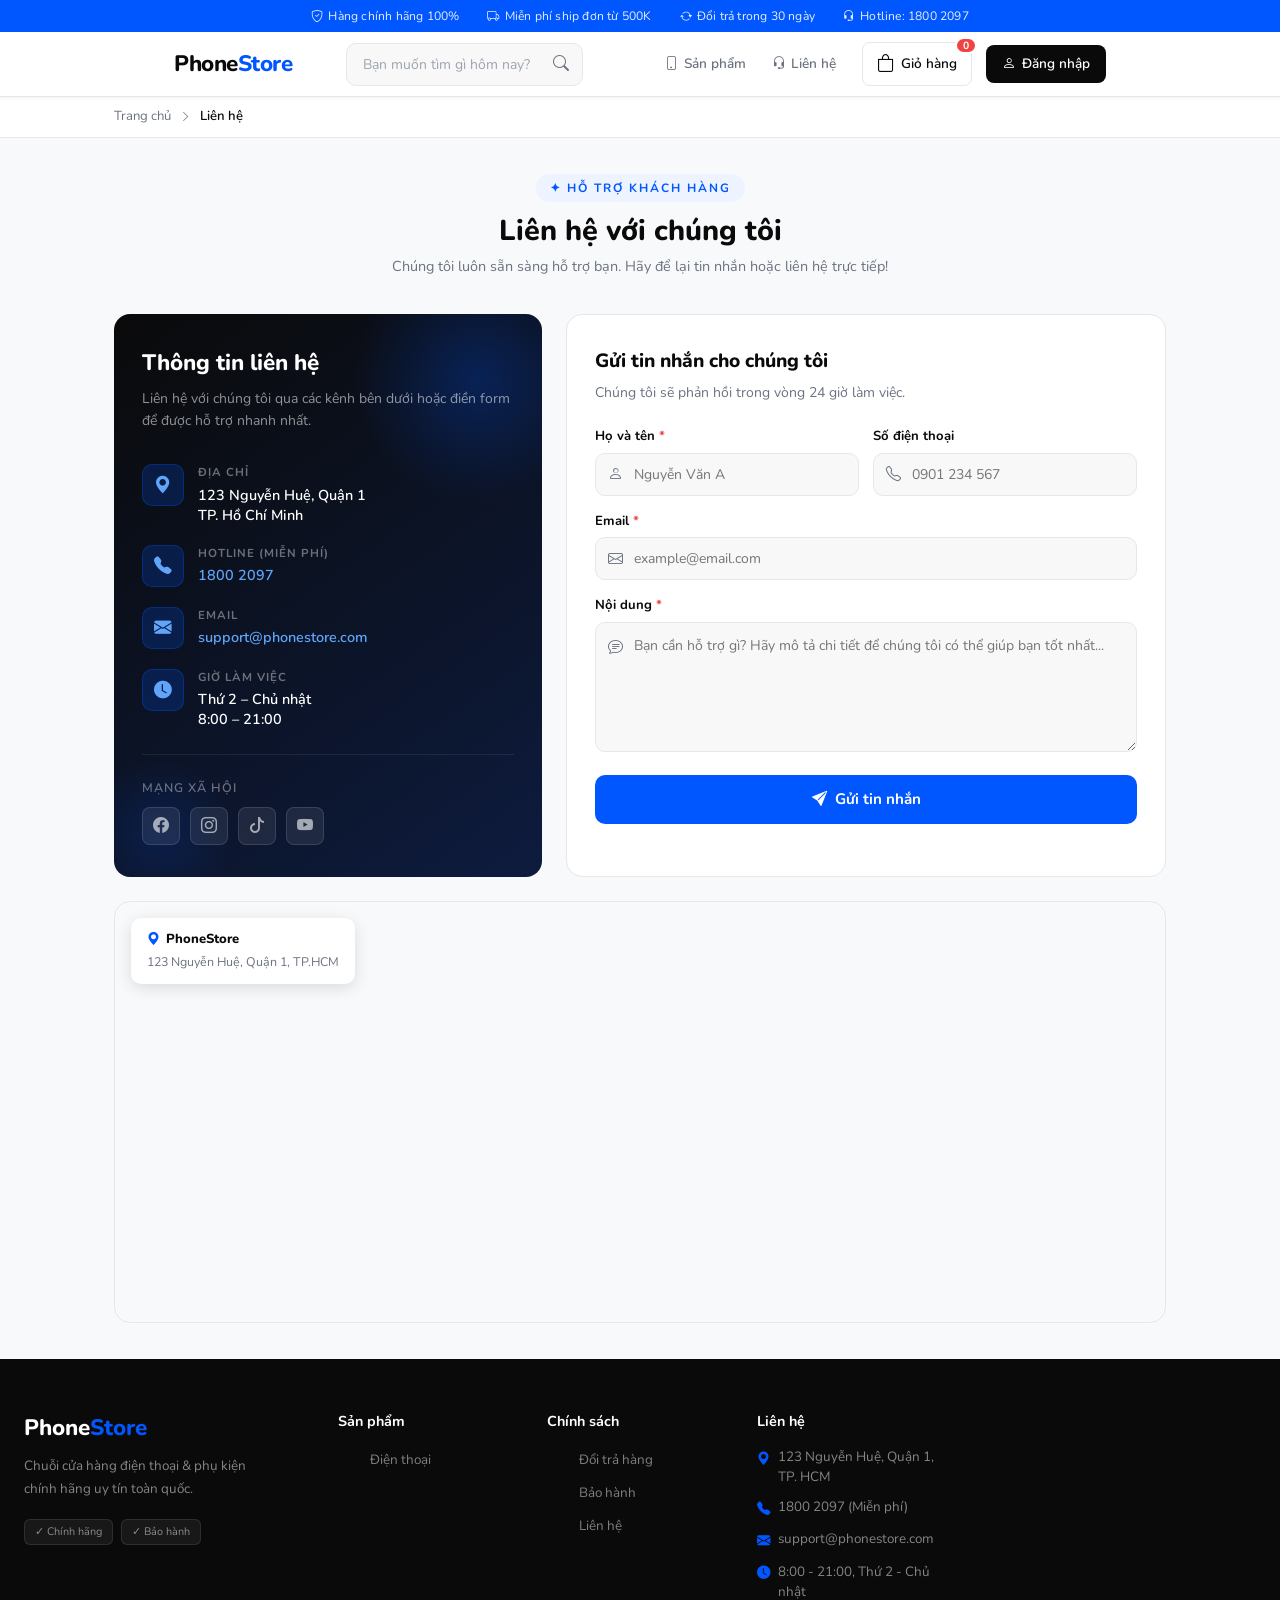
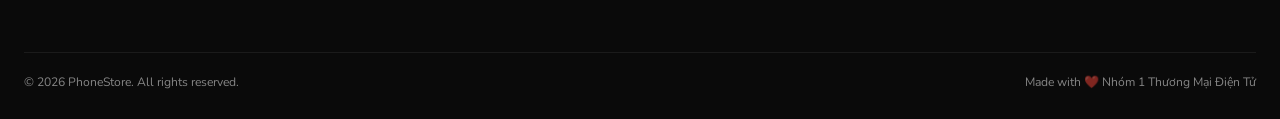
<file: contact.html>
<!DOCTYPE html>
<html lang="vi">
<head>
    <meta charset="UTF-8">
    <meta name="viewport" content="width=device-width, initial-scale=1.0">
    <title>Liên hệ - Phone Store</title>
    <link rel="preconnect" href="https://fonts.googleapis.com">
    <link href="https://fonts.googleapis.com/css2?family=Nunito:wght@400;500;600;700;800&display=swap" rel="stylesheet">
    <link rel="stylesheet" href="https://cdn.jsdelivr.net/npm/bootstrap@5.3.0/dist/css/bootstrap.min.css">
    <link rel="stylesheet" href="https://cdn.jsdelivr.net/npm/bootstrap-icons@1.11.0/font/bootstrap-icons.css">
    <link rel="stylesheet" href="css/style.css">
    <style>
        :root { --primary:#0057FF; --primary-dark:#0040CC; --dark:#0A0A0A; --gray:#6B7280; --light:#F8F8F8; --border:#E5E7EB; --danger:#EF4444; }
        * { margin:0; padding:0; box-sizing:border-box; }
        body { font-family:'Nunito',sans-serif; background:#f8f9fa; }

        .contact-wrap { max-width:1100px; margin:0 auto; padding:36px 24px; }
        .contact-grid { display:grid; grid-template-columns:1fr 1.4fr; gap:24px; margin-bottom:24px; }

        /* INFO CARD */
        .info-card { background:linear-gradient(145deg,#0A0A0A,#0d1b3e); border-radius:16px; padding:32px 28px; color:#fff; position:relative; overflow:hidden; }
        .info-card::before { content:''; position:absolute; width:250px; height:250px; background:radial-gradient(circle,rgba(0,87,255,0.25) 0%,transparent 70%); top:-60px; right:-60px; }
        .info-card::after  { content:''; position:absolute; width:150px; height:150px; background:radial-gradient(circle,rgba(0,87,255,0.15) 0%,transparent 70%); bottom:-30px; left:-30px; }
        .info-card-title { font-size:1.4rem; font-weight:800; margin-bottom:8px; position:relative; z-index:1; }
        .info-card-sub { color:rgba(255,255,255,0.55); font-size:0.875rem; line-height:1.6; margin-bottom:32px; position:relative; z-index:1; }
        .info-items { display:flex; flex-direction:column; gap:20px; position:relative; z-index:1; }
        .info-item { display:flex; align-items:flex-start; gap:14px; }
        .info-item-icon { width:42px; height:42px; background:rgba(0,87,255,0.2); border:1px solid rgba(0,87,255,0.3); border-radius:10px; display:flex; align-items:center; justify-content:center; font-size:1.1rem; color:#60A5FA; flex-shrink:0; }
        .info-item-label { font-size:0.72rem; font-weight:700; text-transform:uppercase; letter-spacing:1px; color:rgba(255,255,255,0.4); margin-bottom:3px; }
        .info-item-value { font-size:0.9rem; font-weight:600; color:#fff; line-height:1.4; }
        .info-item-value a { color:#60A5FA; text-decoration:none; }
        .info-item-value a:hover { text-decoration:underline; }
        .info-divider { height:1px; background:rgba(255,255,255,0.08); margin:24px 0; position:relative; z-index:1; }
        .social-links { display:flex; gap:10px; position:relative; z-index:1; }
        .social-btn { width:38px; height:38px; background:rgba(255,255,255,0.08); border:1px solid rgba(255,255,255,0.12); border-radius:8px; display:flex; align-items:center; justify-content:center; color:rgba(255,255,255,0.6); text-decoration:none; font-size:1rem; transition:all 0.2s; }
        .social-btn:hover { background:rgba(0,87,255,0.3); border-color:rgba(0,87,255,0.5); color:#60A5FA; }

        /* FORM CARD */
        .form-card { background:#fff; border:1px solid var(--border); border-radius:16px; padding:32px 28px; }
        .form-card-title { font-size:1.2rem; font-weight:800; color:var(--dark); margin-bottom:6px; }
        .form-card-sub { font-size:0.875rem; color:var(--gray); margin-bottom:24px; }
        .form-row-2 { display:grid; grid-template-columns:1fr 1fr; gap:14px; }
        .form-group { margin-bottom:16px; }
        .form-group:last-child { margin-bottom:0; }
        .form-label { display:block; font-size:0.82rem; font-weight:700; color:var(--dark); margin-bottom:6px; }
        .form-label .req { color:#EF4444; }
        .input-wrap { position:relative; }
        .input-wrap .input-icon { position:absolute; left:13px; top:50%; transform:translateY(-50%); color:var(--gray); font-size:0.95rem; pointer-events:none; }
        .form-input { width:100%; background:var(--light); border:1.5px solid var(--border); border-radius:10px; padding:10px 14px 10px 38px; font-size:0.875rem; font-family:'Nunito',sans-serif; color:var(--dark); outline:none; transition:border-color 0.2s,box-shadow 0.2s; }
        .form-input:focus { border-color:var(--primary); box-shadow:0 0 0 3px rgba(0,87,255,0.08); background:#fff; }
        .form-input.is-error { border-color:var(--danger); }
        textarea.form-input { padding-top:12px; resize:vertical; min-height:130px; }
        .btn-submit { width:100%; background:var(--primary); color:#fff; border:none; border-radius:10px; padding:13px; font-size:0.95rem; font-weight:700; font-family:'Nunito',sans-serif; cursor:pointer; transition:all 0.2s; display:flex; align-items:center; justify-content:center; gap:8px; }
        .btn-submit:hover { background:var(--primary-dark); transform:translateY(-1px); box-shadow:0 6px 20px rgba(0,87,255,0.25); }
        .btn-submit.loading { opacity:0.75; pointer-events:none; }

        /* ALERTS */
        .alert-success { background:#F0FDF4; border:1px solid #BBF7D0; color:#16A34A; border-radius:10px; padding:14px 16px; font-size:0.875rem; margin-bottom:20px; display:none; align-items:flex-start; gap:10px; }
        .alert-success.show { display:flex; }
        .alert-error { background:#FEF2F2; border:1px solid #FECACA; color:#DC2626; border-radius:10px; padding:12px 16px; font-size:0.85rem; margin-bottom:16px; display:none; align-items:center; gap:8px; }
        .alert-error.show { display:flex; }

        /* MAP */
        .map-section { border-radius:16px; overflow:hidden; border:1px solid var(--border); position:relative; }
        .map-section iframe { width:100%; height:420px; border:none; display:block; }
        .map-overlay { position:absolute; top:16px; left:16px; background:#fff; border-radius:10px; padding:12px 16px; box-shadow:0 4px 16px rgba(0,0,0,0.12); font-size:0.82rem; }
        .map-overlay-title { font-weight:800; color:var(--dark); margin-bottom:3px; display:flex; align-items:center; gap:6px; }
        .map-overlay-title i { color:var(--primary); }
        .map-overlay-addr { color:var(--gray); font-size:0.78rem; }

        /* PAGE HEADER */
        .page-header { text-align:center; margin-bottom:36px; }
        .page-header-label { display:inline-block; background:#EEF4FF; color:var(--primary); font-size:0.75rem; font-weight:700; letter-spacing:2px; text-transform:uppercase; padding:5px 14px; border-radius:100px; margin-bottom:12px; }
        .page-header h1 { font-size:1.8rem; font-weight:800; color:var(--dark); margin-bottom:8px; }
        .page-header p { color:var(--gray); font-size:0.9rem; }

        .cart-badge { background:var(--danger); color:#fff; font-size:0.65rem; font-weight:700; padding:2px 6px; border-radius:100px; margin-left:4px; }

        @media(max-width:900px) { .contact-grid{grid-template-columns:1fr;} .info-card{padding:24px 20px;} }
        @media(max-width:600px) { .contact-wrap{padding:16px;} .form-row-2{grid-template-columns:1fr;} .map-section iframe{height:280px;} .form-card{padding:20px 16px;} }
    </style>
</head>
<body>

<!-- TOPBAR -->
<div class="topbar">
    <div class="topbar-inner">
        <span class="topbar-item"><i class="bi bi-shield-check"></i> Hàng chính hãng 100%</span>
        <span class="topbar-item"><i class="bi bi-truck"></i> Miễn phí ship đơn từ 500K</span>
        <span class="topbar-item"><i class="bi bi-arrow-repeat"></i> Đổi trả trong 30 ngày</span>
        <span class="topbar-item"><i class="bi bi-headset"></i> Hotline: 1800 2097</span>
    </div>
</div>

<!-- NAVBAR -->
<nav class="navbar">
    <div class="navbar-inner">
        <a href="index.html" class="navbar-brand">Phone<span>Store</span></a>
        <div class="search-wrap" style="position:relative;flex:1;max-width:480px;margin:0 24px;">
            <input type="text" id="searchInput" placeholder="Bạn muốn tìm gì hôm nay?" autocomplete="off"
                   onkeydown="if(event.key==='Enter') window.location.href='products.html?q='+this.value">
            <button class="search-btn" onclick="window.location.href='products.html?q='+document.getElementById('searchInput').value">
                <i class="bi bi-search"></i>
            </button>
        </div>
        <ul class="nav-links">
            <li><a href="products.html"><i class="bi bi-phone"></i> Sản phẩm</a></li>
            <li><a href="contact.html" class="active"><i class="bi bi-headset"></i> Liên hệ</a></li>
        </ul>
        <a href="cart.html" class="cart-link">
            <i class="bi bi-bag" style="font-size:1.1rem"></i> Giỏ hàng
            <span class="cart-badge" id="cartBadge">0</span>
        </a>
        <a href="login.html" class="btn-login" id="loginBtn">
            <i class="bi bi-person"></i> Đăng nhập
        </a>
    </div>
</nav>

<!-- BREADCRUMB -->
<div style="background:#fff;border-bottom:1px solid var(--border);padding:10px 0;">
    <div style="max-width:1100px;margin:0 auto;padding:0 24px;font-size:0.82rem;color:var(--gray);">
        <a href="index.html" style="color:var(--gray);text-decoration:none;">Trang chủ</a>
        <i class="bi bi-chevron-right" style="font-size:0.7rem;margin:0 6px;"></i>
        <span style="color:var(--dark);font-weight:600;">Liên hệ</span>
    </div>
</div>

<div class="contact-wrap">

    <!-- PAGE HEADER -->
    <div class="page-header">
        <span class="page-header-label">✦ Hỗ trợ khách hàng</span>
        <h1>Liên hệ với chúng tôi</h1>
        <p>Chúng tôi luôn sẵn sàng hỗ trợ bạn. Hãy để lại tin nhắn hoặc liên hệ trực tiếp!</p>
    </div>

    <!-- CONTACT GRID -->
    <div class="contact-grid">

        <!-- INFO CARD -->
        <div class="info-card">
            <div class="info-card-title">Thông tin liên hệ</div>
            <p class="info-card-sub">Liên hệ với chúng tôi qua các kênh bên dưới hoặc điền form để được hỗ trợ nhanh nhất.</p>
            <div class="info-items">
                <div class="info-item">
                    <div class="info-item-icon"><i class="bi bi-geo-alt-fill"></i></div>
                    <div>
                        <div class="info-item-label">Địa chỉ</div>
                        <div class="info-item-value">123 Nguyễn Huệ, Quận 1<br>TP. Hồ Chí Minh</div>
                    </div>
                </div>
                <div class="info-item">
                    <div class="info-item-icon"><i class="bi bi-telephone-fill"></i></div>
                    <div>
                        <div class="info-item-label">Hotline (Miễn phí)</div>
                        <div class="info-item-value"><a href="tel:18002097">1800 2097</a></div>
                    </div>
                </div>
                <div class="info-item">
                    <div class="info-item-icon"><i class="bi bi-envelope-fill"></i></div>
                    <div>
                        <div class="info-item-label">Email</div>
                        <div class="info-item-value"><a href="mailto:support@phonestore.com">support@phonestore.com</a></div>
                    </div>
                </div>
                <div class="info-item">
                    <div class="info-item-icon"><i class="bi bi-clock-fill"></i></div>
                    <div>
                        <div class="info-item-label">Giờ làm việc</div>
                        <div class="info-item-value">Thứ 2 – Chủ nhật<br>8:00 – 21:00</div>
                    </div>
                </div>
            </div>
            <div class="info-divider"></div>
            <div style="font-size:0.78rem;color:rgba(255,255,255,0.4);margin-bottom:10px;font-weight:600;text-transform:uppercase;letter-spacing:1px;">Mạng xã hội</div>
            <div class="social-links">
                <a href="#" class="social-btn"><i class="bi bi-facebook"></i></a>
                <a href="#" class="social-btn"><i class="bi bi-instagram"></i></a>
                <a href="#" class="social-btn"><i class="bi bi-tiktok"></i></a>
                <a href="#" class="social-btn"><i class="bi bi-youtube"></i></a>
            </div>
        </div>

        <!-- FORM -->
        <div class="form-card">
            <div class="form-card-title">Gửi tin nhắn cho chúng tôi</div>
            <p class="form-card-sub">Chúng tôi sẽ phản hồi trong vòng 24 giờ làm việc.</p>

            <div class="alert-success" id="alertSuccess">
                <i class="bi bi-check-circle-fill" style="font-size:1.2rem;flex-shrink:0"></i>
                <div><strong>Gửi thành công!</strong><br>Cảm ơn bạn đã liên hệ. Chúng tôi sẽ phản hồi sớm nhất có thể!</div>
            </div>
            <div class="alert-error" id="alertError">
                <i class="bi bi-exclamation-circle-fill"></i>
                <span id="alertMsg"></span>
            </div>

            <form id="contactForm" onsubmit="handleSubmit(event)">
                <div class="form-row-2">
                    <div class="form-group">
                        <label class="form-label">Họ và tên <span class="req">*</span></label>
                        <div class="input-wrap">
                            <i class="bi bi-person input-icon"></i>
                            <input type="text" id="fullName" class="form-input" placeholder="Nguyễn Văn A" required>
                        </div>
                    </div>
                    <div class="form-group">
                        <label class="form-label">Số điện thoại</label>
                        <div class="input-wrap">
                            <i class="bi bi-telephone input-icon"></i>
                            <input type="text" id="phone" class="form-input" placeholder="0901 234 567">
                        </div>
                    </div>
                </div>
                <div class="form-group">
                    <label class="form-label">Email <span class="req">*</span></label>
                    <div class="input-wrap">
                        <i class="bi bi-envelope input-icon"></i>
                        <input type="email" id="email" class="form-input" placeholder="example@email.com" required>
                    </div>
                </div>
                <div class="form-group">
                    <label class="form-label">Nội dung <span class="req">*</span></label>
                    <div class="input-wrap">
                        <i class="bi bi-chat-text input-icon" style="top:14px;transform:none;"></i>
                        <textarea id="message" class="form-input"
                            placeholder="Bạn cần hỗ trợ gì? Hãy mô tả chi tiết để chúng tôi có thể giúp bạn tốt nhất..."
                            required></textarea>
                    </div>
                </div>
                <button type="submit" class="btn-submit" id="submitBtn">
                    <i class="bi bi-send-fill" id="btnIcon"></i>
                    <span id="btnText">Gửi tin nhắn</span>
                </button>
            </form>
        </div>
    </div>

    <!-- GOOGLE MAP -->
    <div class="map-section">
        <iframe
            src="https://www.google.com/maps/embed?pb=!1m18!1m12!1m3!1d3919.4245!2d106.7009!3d10.7769!2m3!1f0!2f0!3f0!3m2!1i1024!2i768!4f13.1!3m3!1m2!1s0x31752f3a9d8d1bb3%3A0x9c0d04be4a7e6f08!2sNguy%E1%BB%85n%20Hu%E1%BB%87%2C%20B%E1%BA%BFn%20Ngh%C3%A9%2C%20Qu%E1%BA%ADn%201%2C%20Th%C3%A0nh%20ph%E1%BB%91%20H%E1%BB%93%20Ch%C3%AD%20Minh!5e0!3m2!1svi!2svn!4v1234567890"
            allowfullscreen="" loading="lazy" referrerpolicy="no-referrer-when-downgrade">
        </iframe>
        <div class="map-overlay">
            <div class="map-overlay-title"><i class="bi bi-geo-alt-fill"></i> PhoneStore</div>
            <div class="map-overlay-addr">123 Nguyễn Huệ, Quận 1, TP.HCM</div>
        </div>
    </div>

</div>

<!-- FOOTER -->
<footer>
    <div class="container-main">
        <div class="row g-4">
            <div class="col-lg-3 col-md-6">
                <div class="footer-brand">Phone<span>Store</span></div>
                <p class="footer-desc">Chuỗi cửa hàng điện thoại & phụ kiện chính hãng uy tín toàn quốc.</p>
                <div class="footer-badges">
                    <span class="footer-badge">✓ Chính hãng</span>
                    <span class="footer-badge">✓ Bảo hành</span>
                </div>
            </div>
            <div class="col-lg-2 col-md-6 col-6">
                <div class="footer-heading">Sản phẩm</div>
                <ul class="footer-links"><li><a href="products.html">Điện thoại</a></li></ul>
            </div>
            <div class="col-lg-2 col-md-6 col-6">
                <div class="footer-heading">Chính sách</div>
                <ul class="footer-links">
                    <li><a href="#">Đổi trả hàng</a></li>
                    <li><a href="#">Bảo hành</a></li>
                    <li><a href="contact.html">Liên hệ</a></li>
                </ul>
            </div>
            <div class="col-lg-2 col-md-6">
                <div class="footer-heading">Liên hệ</div>
                <div class="footer-contact-item"><i class="bi bi-geo-alt-fill"></i><span>123 Nguyễn Huệ, Quận 1, TP. HCM</span></div>
                <div class="footer-contact-item"><i class="bi bi-telephone-fill"></i><span>1800 2097 (Miễn phí)</span></div>
                <div class="footer-contact-item"><i class="bi bi-envelope-fill"></i><span>support@phonestore.com</span></div>
                <div class="footer-contact-item"><i class="bi bi-clock-fill"></i><span>8:00 - 21:00, Thứ 2 - Chủ nhật</span></div>
            </div>
        </div>
        <div class="footer-bottom">
            <span>© 2026 PhoneStore. All rights reserved.</span>
            <span>Made with ❤️ Nhóm 1 Thương Mại Điện Tử</span>
        </div>
    </div>
</footer>

<script src="https://cdn.jsdelivr.net/npm/bootstrap@5.3.0/dist/js/bootstrap.bundle.min.js"></script>
<script>
function handleSubmit(e) {
    e.preventDefault();

    const fullName = document.getElementById('fullName').value.trim();
    const phone    = document.getElementById('phone').value.trim();
    const email    = document.getElementById('email').value.trim();
    const message  = document.getElementById('message').value.trim();
    const btn      = document.getElementById('submitBtn');
    const btnText  = document.getElementById('btnText');
    const btnIcon  = document.getElementById('btnIcon');

    // Reset
    document.getElementById('alertError').classList.remove('show');
    document.getElementById('alertSuccess').classList.remove('show');

    // Validate
    if (!fullName) { showError('Vui lòng nhập họ tên!'); return; }
    if (!email || !/^[^\s@]+@[^\s@]+\.[^\s@]+$/.test(email)) { showError('Email không hợp lệ!'); return; }
    if (!message)  { showError('Vui lòng nhập nội dung tin nhắn!'); return; }

    // Loading
    btn.classList.add('loading');
    btnText.textContent = 'Đang gửi...';
    btnIcon.className = 'bi bi-arrow-repeat';

    // Fake gửi form (delay 1.2s)
    setTimeout(() => {
        // Lưu vào localStorage
        const contacts = JSON.parse(localStorage.getItem('contacts') || '[]');
        contacts.push({ fullName, phone, email, message, date: new Date().toLocaleDateString('vi-VN') });
        localStorage.setItem('contacts', JSON.stringify(contacts));

        // Reset form
        document.getElementById('contactForm').reset();
        btn.classList.remove('loading');
        btnText.textContent = 'Gửi tin nhắn';
        btnIcon.className = 'bi bi-send-fill';

        // Hiện success
        document.getElementById('alertSuccess').classList.add('show');
        window.scrollTo({ top: 0, behavior: 'smooth' });
    }, 1200);
}

function showError(msg) {
    document.getElementById('alertMsg').textContent = msg;
    document.getElementById('alertError').classList.add('show');
}

// Update login button & cart badge
const user = JSON.parse(localStorage.getItem('currentUser') || '{}');
if (user.loggedIn) {
    document.getElementById('loginBtn').innerHTML = `<i class="bi bi-person-check"></i> ${user.name}`;
    document.getElementById('fullName').value = user.name  || '';
    document.getElementById('email').value    = user.email || '';
}

const cart  = JSON.parse(localStorage.getItem('cart') || '[]');
const total = cart.reduce((s, c) => s + c.qty, 0);
document.getElementById('cartBadge').textContent = total;
</script>
</body>
</html>
</file>
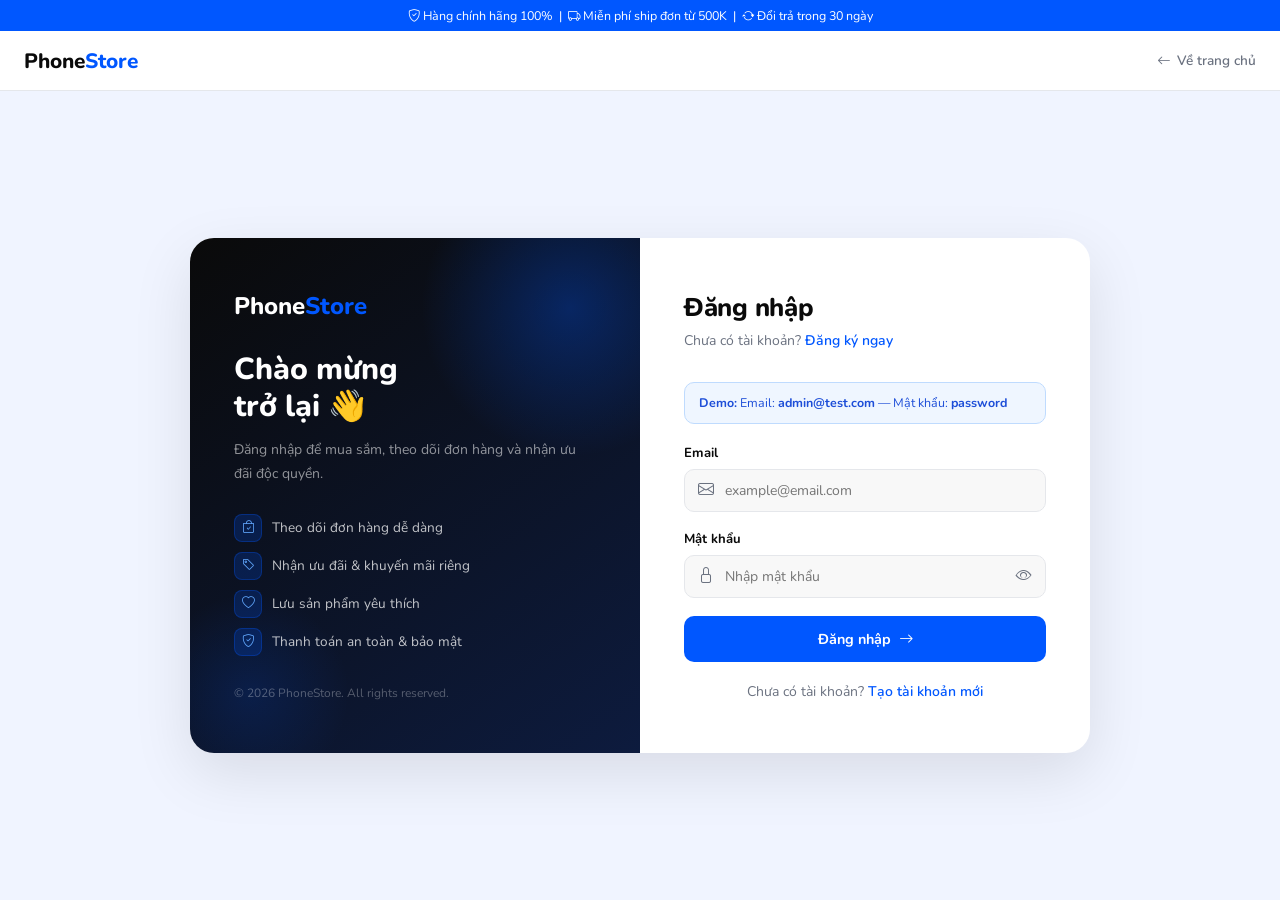
<file: login.html>
<!DOCTYPE html>
<html lang="vi">
<head>
    <meta charset="UTF-8">
    <meta name="viewport" content="width=device-width, initial-scale=1.0">
    <title>Đăng nhập - Phone Store</title>
    <link rel="preconnect" href="https://fonts.googleapis.com">
    <link href="https://fonts.googleapis.com/css2?family=Nunito:wght@400;500;600;700;800&display=swap" rel="stylesheet">
    <link rel="stylesheet" href="https://cdn.jsdelivr.net/npm/bootstrap-icons@1.11.0/font/bootstrap-icons.css">
    <style>
        :root {
            --primary: #0057FF;
            --primary-dark: #0040CC;
            --dark: #0A0A0A;
            --gray: #6B7280;
            --light: #F8F8F8;
            --border: #E5E7EB;
            --danger: #EF4444;
            --success: #22C55E;
        }
        * { margin: 0; padding: 0; box-sizing: border-box; }
        body {
            font-family: 'Nunito', sans-serif;
            background: #f0f4ff;
            min-height: 100vh;
            display: flex;
            flex-direction: column;
        }

        /* TOPBAR */
        .topbar {
            background: var(--primary);
            color: #fff;
            text-align: center;
            font-size: 0.78rem;
            padding: 7px 16px;
        }

        /* NAVBAR */
        .navbar {
            background: #fff;
            border-bottom: 1px solid var(--border);
            padding: 0 24px;
            height: 60px;
            display: flex;
            align-items: center;
            justify-content: space-between;
        }
        .navbar-brand {
            font-weight: 800;
            font-size: 1.3rem;
            color: var(--dark);
            text-decoration: none;
        }
        .navbar-brand span { color: var(--primary); }
        .navbar-back {
            display: flex; align-items: center; gap: 6px;
            color: var(--gray); text-decoration: none;
            font-size: 0.85rem; font-weight: 600;
            transition: color 0.2s;
        }
        .navbar-back:hover { color: var(--primary); }

        /* AUTH LAYOUT */
        .auth-wrapper {
            flex: 1;
            display: flex;
            align-items: center;
            justify-content: center;
            padding: 40px 16px;
        }
        .auth-container {
            display: grid;
            grid-template-columns: 1fr 1fr;
            width: 100%;
            max-width: 900px;
            background: #fff;
            border-radius: 24px;
            overflow: hidden;
            box-shadow: 0 20px 60px rgba(0,0,0,0.1);
        }

        /* LEFT PANEL */
        .auth-left {
            background: linear-gradient(145deg, #0A0A0A 0%, #0d1b3e 100%);
            padding: 52px 44px;
            display: flex;
            flex-direction: column;
            justify-content: space-between;
            position: relative;
            overflow: hidden;
        }
        .auth-left::before {
            content: '';
            position: absolute;
            width: 300px; height: 300px;
            background: radial-gradient(circle, rgba(0,87,255,0.3) 0%, transparent 70%);
            top: -80px; right: -80px;
        }
        .auth-left::after {
            content: '';
            position: absolute;
            width: 200px; height: 200px;
            background: radial-gradient(circle, rgba(0,87,255,0.15) 0%, transparent 70%);
            bottom: -40px; left: -40px;
        }
        .auth-left-brand {
            font-weight: 800;
            font-size: 1.5rem; color: #fff;
        }
        .auth-left-brand span { color: var(--primary); }
        .auth-left-content { position: relative; z-index: 1; }
        .auth-left-title {
            font-size: 1.9rem; font-weight: 800; color: #fff;
            line-height: 1.2; margin-bottom: 14px;
        }
        .auth-left-title span { color: #60A5FA; }
        .auth-left-desc {
            color: rgba(255,255,255,0.55);
            font-size: 0.875rem; line-height: 1.7; margin-bottom: 28px;
        }
        .auth-perks { list-style: none; display: flex; flex-direction: column; gap: 10px; }
        .auth-perk {
            display: flex; align-items: center; gap: 10px;
            color: rgba(255,255,255,0.75); font-size: 0.85rem;
        }
        .auth-perk-icon {
            width: 28px; height: 28px;
            background: rgba(0,87,255,0.2);
            border: 1px solid rgba(0,87,255,0.3);
            border-radius: 8px;
            display: flex; align-items: center; justify-content: center;
            font-size: 0.8rem; color: #60A5FA; flex-shrink: 0;
        }
        .auth-left-footer {
            color: rgba(255,255,255,0.3); font-size: 0.75rem; position: relative; z-index: 1;
        }

        /* RIGHT PANEL */
        .auth-right {
            padding: 52px 44px;
            display: flex; flex-direction: column; justify-content: center;
        }
        .auth-title {
            font-size: 1.6rem; font-weight: 800; color: var(--dark);
            margin-bottom: 6px; letter-spacing: -0.3px;
        }
        .auth-subtitle {
            color: var(--gray); font-size: 0.875rem; margin-bottom: 32px;
        }
        .auth-subtitle a { color: var(--primary); font-weight: 600; text-decoration: none; }
        .auth-subtitle a:hover { text-decoration: underline; }

        /* FORM */
        .form-group { margin-bottom: 18px; }
        .form-label {
            display: block; font-size: 0.82rem;
            font-weight: 700; color: var(--dark); margin-bottom: 7px;
        }
        .input-wrap { position: relative; }
        .input-wrap .input-icon {
            position: absolute; left: 14px; top: 50%;
            transform: translateY(-50%);
            color: var(--gray); font-size: 1rem; pointer-events: none;
        }
        .input-wrap input {
            width: 100%;
            background: var(--light);
            border: 1.5px solid var(--border);
            border-radius: 10px;
            padding: 11px 14px 11px 40px;
            font-size: 0.875rem;
            font-family: 'Nunito', sans-serif;
            color: var(--dark);
            outline: none;
            transition: border-color 0.2s, box-shadow 0.2s;
        }
        .input-wrap input:focus {
            border-color: var(--primary);
            box-shadow: 0 0 0 3px rgba(0,87,255,0.08);
            background: #fff;
        }
        .input-wrap input.is-error { border-color: var(--danger); }
        .toggle-password {
            position: absolute; right: 14px; top: 50%;
            transform: translateY(-50%);
            background: none; border: none;
            color: var(--gray); cursor: pointer; font-size: 1rem; padding: 0;
            transition: color 0.2s;
        }
        .toggle-password:hover { color: var(--primary); }

        /* ALERTS */
        .alert-error {
            background: #FEF2F2; border: 1px solid #FECACA;
            color: #DC2626; border-radius: 10px;
            padding: 11px 14px; font-size: 0.85rem;
            margin-bottom: 20px;
            display: none; align-items: center; gap: 8px;
        }
        .alert-error.show { display: flex; }
        .alert-success {
            background: #F0FDF4; border: 1px solid #86EFAC;
            color: #16A34A; border-radius: 10px;
            padding: 11px 14px; font-size: 0.85rem;
            margin-bottom: 20px;
            display: none; align-items: center; gap: 8px;
        }
        .alert-success.show { display: flex; }

        /* BUTTON */
        .btn-submit {
            width: 100%; background: var(--primary); color: #fff;
            border: none; border-radius: 10px; padding: 13px;
            font-size: 0.9rem; font-weight: 700;
            font-family: 'Nunito', sans-serif; cursor: pointer;
            transition: all 0.2s; margin-top: 4px;
            display: flex; align-items: center; justify-content: center; gap: 8px;
        }
        .btn-submit:hover {
            background: var(--primary-dark);
            transform: translateY(-1px);
            box-shadow: 0 6px 20px rgba(0,87,255,0.25);
        }
        .btn-submit:active { transform: translateY(0); }
        .btn-submit.loading { opacity: 0.75; pointer-events: none; }

        /* DEMO HINT */
        .demo-hint {
            background: #EFF6FF; border: 1px solid #BFDBFE;
            border-radius: 10px; padding: 10px 14px;
            font-size: 0.78rem; color: #1D4ED8;
            margin-bottom: 20px; line-height: 1.6;
        }
        .demo-hint strong { font-weight: 700; }

        .auth-register-link {
            text-align: center; font-size: 0.875rem;
            color: var(--gray); margin-top: 20px;
        }
        .auth-register-link a { color: var(--primary); font-weight: 600; text-decoration: none; }
        .auth-register-link a:hover { text-decoration: underline; }

        /* RESPONSIVE */
        @media (max-width: 768px) {
            .auth-container { grid-template-columns: 1fr; max-width: 440px; }
            .auth-left { display: none; }
            .auth-right { padding: 40px 28px; }
        }
        @media (max-width: 480px) {
            .auth-right { padding: 32px 20px; }
            .auth-title { font-size: 1.4rem; }
        }
    </style>
</head>
<body>

<!-- TOPBAR -->
<div class="topbar">
    <i class="bi bi-shield-check"></i> Hàng chính hãng 100% &nbsp;|&nbsp;
    <i class="bi bi-truck"></i> Miễn phí ship đơn từ 500K &nbsp;|&nbsp;
    <i class="bi bi-arrow-repeat"></i> Đổi trả trong 30 ngày
</div>

<!-- NAVBAR -->
<nav class="navbar">
    <a href="index.html" class="navbar-brand">Phone<span>Store</span></a>
    <a href="index.html" class="navbar-back">
        <i class="bi bi-arrow-left"></i> Về trang chủ
    </a>
</nav>

<!-- AUTH WRAPPER -->
<div class="auth-wrapper">
    <div class="auth-container">

        <!-- LEFT -->
        <div class="auth-left">
            <div class="auth-left-brand">Phone<span>Store</span></div>
            <div class="auth-left-content">
                <div class="auth-left-title">Chào mừng<br>trở lại <span>👋</span></div>
                <p class="auth-left-desc">Đăng nhập để mua sắm, theo dõi đơn hàng và nhận ưu đãi độc quyền.</p>
                <ul class="auth-perks">
                    <li class="auth-perk">
                        <span class="auth-perk-icon"><i class="bi bi-bag-check"></i></span>
                        Theo dõi đơn hàng dễ dàng
                    </li>
                    <li class="auth-perk">
                        <span class="auth-perk-icon"><i class="bi bi-tag"></i></span>
                        Nhận ưu đãi & khuyến mãi riêng
                    </li>
                    <li class="auth-perk">
                        <span class="auth-perk-icon"><i class="bi bi-heart"></i></span>
                        Lưu sản phẩm yêu thích
                    </li>
                    <li class="auth-perk">
                        <span class="auth-perk-icon"><i class="bi bi-shield-check"></i></span>
                        Thanh toán an toàn & bảo mật
                    </li>
                </ul>
            </div>
            <div class="auth-left-footer">© 2026 PhoneStore. All rights reserved.</div>
        </div>

        <!-- RIGHT -->
        <div class="auth-right">
            <h1 class="auth-title">Đăng nhập</h1>
            <p class="auth-subtitle">Chưa có tài khoản? <a href="register.html">Đăng ký ngay</a></p>

            <!-- Demo hint -->
            <div class="demo-hint">
                <strong>Demo:</strong> Email: <strong>admin@test.com</strong> — Mật khẩu: <strong>password</strong>
            </div>

            <!-- Alert error -->
            <div class="alert-error" id="alertError">
                <i class="bi bi-exclamation-circle-fill"></i>
                <span id="alertErrorMsg">Email hoặc mật khẩu không đúng!</span>
            </div>

            <!-- Alert success -->
            <div class="alert-success" id="alertSuccess">
                <i class="bi bi-check-circle-fill"></i>
                <span>Đăng nhập thành công! Đang chuyển hướng...</span>
            </div>

            <!-- Form -->
            <form id="loginForm" onsubmit="handleLogin(event)">
                <div class="form-group">
                    <label class="form-label">Email</label>
                    <div class="input-wrap">
                        <i class="bi bi-envelope input-icon"></i>
                        <input type="email" id="emailInput"
                               placeholder="example@email.com"
                               autocomplete="email" required>
                    </div>
                </div>
                <div class="form-group">
                    <label class="form-label">Mật khẩu</label>
                    <div class="input-wrap">
                        <i class="bi bi-lock input-icon"></i>
                        <input type="password" id="passwordInput"
                               placeholder="Nhập mật khẩu"
                               autocomplete="current-password" required>
                        <button type="button" class="toggle-password" onclick="togglePass()">
                            <i class="bi bi-eye" id="eyeIcon"></i>
                        </button>
                    </div>
                </div>
                <button type="submit" class="btn-submit" id="submitBtn">
                    <span id="btnText">Đăng nhập</span>
                    <i class="bi bi-arrow-right" id="btnIcon"></i>
                </button>
            </form>

            <div class="auth-register-link">
                Chưa có tài khoản? <a href="register.html">Tạo tài khoản mới</a>
            </div>
        </div>

    </div>
</div>

<script>
// Fake users (thay thế database)
const FAKE_USERS = [
    { email: 'admin@test.com', password: 'password', name: 'Admin', role: 'admin' },
    { email: 'user@test.com',  password: '123456',   name: 'Nguyễn Văn A', role: 'customer' },
    { email: 'kiet@test.com',  password: '123456',   name: 'Tuấn Kiệt', role: 'customer' },
];

function handleLogin(e) {
    e.preventDefault();

    const email    = document.getElementById('emailInput').value.trim();
    const password = document.getElementById('passwordInput').value.trim();
    const btn      = document.getElementById('submitBtn');
    const btnText  = document.getElementById('btnText');
    const btnIcon  = document.getElementById('btnIcon');

    // Reset alerts
    hideAlerts();

    // Validate rỗng
    if (!email || !password) {
        showError('Vui lòng nhập đầy đủ email và mật khẩu!');
        return;
    }

    // Loading state
    btn.classList.add('loading');
    btnText.textContent = 'Đang đăng nhập...';
    btnIcon.className = 'bi bi-arrow-repeat';

    // Giả lập delay như gọi API thật
    setTimeout(() => {
        const user = FAKE_USERS.find(u => u.email === email && u.password === password);

        if (user) {
            // Lưu vào localStorage (giả lập session)
            localStorage.setItem('currentUser', JSON.stringify({
                name: user.name,
                email: user.email,
                role: user.role,
                loggedIn: true
            }));

            // Hiện thông báo thành công
            document.getElementById('alertSuccess').classList.add('show');
            btnText.textContent = 'Thành công!';
            btnIcon.className = 'bi bi-check-lg';

            // Chuyển hướng sau 1.2 giây
            setTimeout(() => {
                window.location.href = 'index.html';
            }, 1200);

        } else {
            // Sai thông tin
            btn.classList.remove('loading');
            btnText.textContent = 'Đăng nhập';
            btnIcon.className = 'bi bi-arrow-right';

            showError('Email hoặc mật khẩu không đúng!');

            // Shake effect cho input
            document.getElementById('emailInput').classList.add('is-error');
            document.getElementById('passwordInput').classList.add('is-error');
        }
    }, 800);
}

function showError(msg) {
    document.getElementById('alertErrorMsg').textContent = msg;
    document.getElementById('alertError').classList.add('show');
}

function hideAlerts() {
    document.getElementById('alertError').classList.remove('show');
    document.getElementById('alertSuccess').classList.remove('show');
    document.getElementById('emailInput').classList.remove('is-error');
    document.getElementById('passwordInput').classList.remove('is-error');
}

function togglePass() {
    const input = document.getElementById('passwordInput');
    const icon  = document.getElementById('eyeIcon');
    if (input.type === 'password') {
        input.type = 'text';
        icon.className = 'bi bi-eye-slash';
    } else {
        input.type = 'password';
        icon.className = 'bi bi-eye';
    }
}

// Nếu đã đăng nhập rồi thì về trang chủ luôn
const currentUser = JSON.parse(localStorage.getItem('currentUser') || '{}');
if (currentUser.loggedIn) {
    window.location.href = 'index.html';
}
</script>
</body>
</html>
</file>
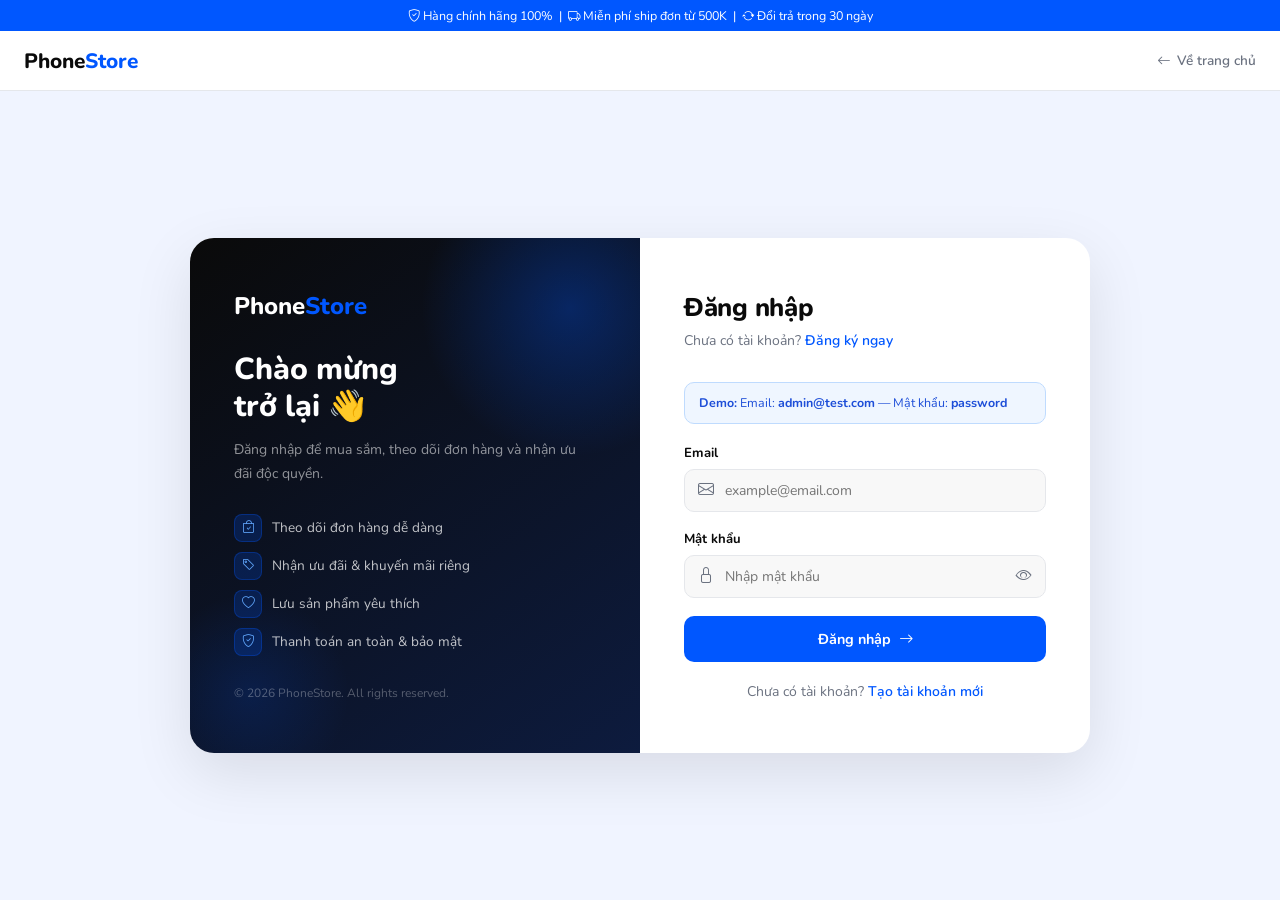
<file: oder.html>
<!DOCTYPE html>
<html lang="vi">
<head>
    <meta charset="UTF-8">
    <meta name="viewport" content="width=device-width, initial-scale=1.0">
    <title>Đơn hàng của tôi - Phone Store</title>
    <link rel="preconnect" href="https://fonts.googleapis.com">
    <link href="https://fonts.googleapis.com/css2?family=Nunito:wght@400;500;600;700;800&display=swap" rel="stylesheet">
    <link rel="stylesheet" href="https://cdn.jsdelivr.net/npm/bootstrap@5.3.0/dist/css/bootstrap.min.css">
    <link rel="stylesheet" href="https://cdn.jsdelivr.net/npm/bootstrap-icons@1.11.0/font/bootstrap-icons.css">
    <link rel="stylesheet" href="css/style.css">
    <style>
        :root { --primary:#0057FF; --primary-dark:#0040CC; --dark:#0A0A0A; --gray:#6B7280; --light:#F8F8F8; --border:#E5E7EB; --danger:#EF4444; }
        * { margin:0; padding:0; box-sizing:border-box; }
        body { font-family:'Nunito',sans-serif; background:#f8f9fa; }

        .orders-wrap { max-width:960px; margin:0 auto; padding:32px 24px; }
        .page-header { margin-bottom:24px; }
        .page-header h1 { font-size:1.5rem; font-weight:800; color:var(--dark); margin-bottom:4px; }
        .page-header p { color:var(--gray); font-size:0.875rem; }

        /* FILTER TABS */
        .filter-tabs { display:flex; gap:6px; flex-wrap:wrap; margin-bottom:20px; }
        .filter-tab { display:flex; align-items:center; gap:6px; padding:8px 16px; border-radius:100px; font-size:0.82rem; font-weight:700; text-decoration:none; border:1.5px solid var(--border); color:var(--gray); background:#fff; cursor:pointer; transition:all 0.2s; font-family:'Nunito',sans-serif; }
        .filter-tab:hover { border-color:var(--primary); color:var(--primary); }
        .filter-tab.active { background:var(--primary); border-color:var(--primary); color:#fff; }
        .filter-tab .count { background:rgba(0,0,0,0.1); padding:1px 6px; border-radius:100px; font-size:0.72rem; }
        .filter-tab.active .count { background:rgba(255,255,255,0.25); }

        /* ORDER CARD */
        .order-card { background:#fff; border:1px solid var(--border); border-radius:14px; overflow:hidden; margin-bottom:16px; transition:box-shadow 0.2s; }
        .order-card:hover { box-shadow:0 4px 16px rgba(0,0,0,0.06); }
        .order-card-header { display:flex; align-items:center; justify-content:space-between; padding:14px 20px; border-bottom:1px solid var(--border); background:#FAFAFA; flex-wrap:wrap; gap:8px; }
        .order-code { font-family:monospace; font-size:0.85rem; font-weight:800; color:var(--primary); background:#EEF4FF; padding:3px 10px; border-radius:6px; }
        .order-date { font-size:0.78rem; color:var(--gray); }
        .order-status-badge { display:inline-flex; align-items:center; gap:5px; font-size:0.75rem; font-weight:700; padding:4px 12px; border-radius:100px; border:1px solid; }

        /* Banners */
        .shipping-banner { display:flex; align-items:center; gap:10px; padding:10px 20px; background:linear-gradient(90deg,#F5F3FF,#EDE9FE); border-bottom:1px solid #DDD6FE; font-size:0.82rem; }
        .delivered-banner { display:flex; align-items:center; gap:10px; padding:10px 20px; background:linear-gradient(90deg,#F0FDF4,#DCFCE7); border-bottom:1px solid #BBF7D0; font-size:0.82rem; }

        /* Order items */
        .order-items-preview { padding:16px 20px; display:flex; flex-direction:column; gap:10px; }
        .order-item-row { display:flex; align-items:center; gap:12px; }
        .order-item-img { width:52px; height:52px; border-radius:8px; background:var(--light); overflow:hidden; display:flex; align-items:center; justify-content:center; font-size:1.5rem; flex-shrink:0; border:1px solid var(--border); }
        .order-item-img img { width:100%; height:100%; object-fit:cover; }
        .order-item-name { font-size:0.875rem; font-weight:600; color:var(--dark); flex:1; }
        .order-item-qty { font-size:0.78rem; color:var(--gray); }
        .order-item-price { font-size:0.875rem; font-weight:700; color:var(--dark); white-space:nowrap; }
        .order-more { font-size:0.78rem; color:var(--gray); font-style:italic; }

        /* Footer */
        .order-card-footer { display:flex; align-items:center; justify-content:space-between; padding:12px 20px; border-top:1px solid var(--border); background:#FAFAFA; flex-wrap:wrap; gap:10px; }
        .order-total { font-size:0.875rem; color:var(--gray); }
        .order-total strong { font-size:1rem; font-weight:800; color:#EF4444; margin-left:4px; }
        .order-payment { font-size:0.78rem; color:var(--gray); display:flex; align-items:center; gap:4px; margin-top:2px; }
        .order-actions { display:flex; gap:8px; }
        .btn-order-detail { background:var(--primary); color:#fff; border:none; border-radius:8px; padding:7px 16px; font-size:0.8rem; font-weight:700; font-family:'Nunito',sans-serif; cursor:pointer; text-decoration:none; transition:background 0.2s; display:inline-flex; align-items:center; gap:5px; }
        .btn-order-detail:hover { background:var(--primary-dark); color:#fff; }
        .btn-cancel { background:transparent; color:#EF4444; border:1.5px solid #FECACA; border-radius:8px; padding:7px 14px; font-size:0.8rem; font-weight:700; font-family:'Nunito',sans-serif; cursor:pointer; transition:all 0.2s; }
        .btn-cancel:hover { background:#FEF2F2; border-color:#EF4444; }

        /* MODAL */
        .modal-overlay { display:none; position:fixed; inset:0; background:rgba(0,0,0,0.5); z-index:9999; align-items:center; justify-content:center; padding:16px; }
        .modal-overlay.show { display:flex; }
        .modal-box { background:#fff; border-radius:16px; width:100%; max-width:600px; max-height:90vh; overflow-y:auto; animation:modalIn 0.25s ease; }
        @keyframes modalIn { from{transform:scale(0.9);opacity:0;} to{transform:scale(1);opacity:1;} }
        .modal-header { display:flex; align-items:center; justify-content:space-between; padding:18px 24px; border-bottom:1px solid var(--border); position:sticky; top:0; background:#fff; z-index:1; }
        .modal-title { font-weight:800; font-size:1rem; color:var(--dark); }
        .modal-close { background:none; border:none; font-size:1.4rem; color:var(--gray); cursor:pointer; line-height:1; }
        .modal-close:hover { color:var(--dark); }
        .modal-body { padding:20px 24px; }
        .detail-section-title { font-size:0.78rem; font-weight:800; color:var(--gray); text-transform:uppercase; letter-spacing:1px; margin-bottom:10px; margin-top:18px; }
        .detail-row { display:flex; justify-content:space-between; padding:7px 0; font-size:0.875rem; border-bottom:1px solid #F9FAFB; }
        .detail-row:last-child { border-bottom:none; }
        .detail-row .lbl { color:var(--gray); }
        .detail-row .val { font-weight:700; color:var(--dark); text-align:right; }
        .modal-items { display:flex; flex-direction:column; gap:10px; margin-top:8px; }
        .modal-item { display:flex; align-items:center; gap:10px; padding:10px; background:var(--light); border-radius:8px; }
        .modal-item-img { width:44px; height:44px; border-radius:6px; background:#fff; border:1px solid var(--border); overflow:hidden; display:flex; align-items:center; justify-content:center; font-size:1.3rem; flex-shrink:0; }
        .modal-item-img img { width:100%; height:100%; object-fit:cover; }
        .modal-item-name { font-size:0.82rem; font-weight:600; color:var(--dark); flex:1; }
        .modal-item-qty { font-size:0.78rem; color:var(--gray); }
        .modal-item-price { font-size:0.85rem; font-weight:800; color:var(--dark); white-space:nowrap; }

        /* EMPTY */
        .empty-state { text-align:center; padding:60px 20px; background:#fff; border:1px solid var(--border); border-radius:14px; }
        .empty-state-icon { font-size:4rem; margin-bottom:14px; }
        .empty-state h3 { font-weight:800; color:var(--dark); margin-bottom:6px; }
        .empty-state p { color:var(--gray); font-size:0.875rem; margin-bottom:20px; }
        .btn-shop { background:var(--primary); color:#fff; border:none; border-radius:10px; padding:11px 24px; font-size:0.875rem; font-weight:700; font-family:'Nunito',sans-serif; text-decoration:none; transition:background 0.2s; display:inline-flex; align-items:center; gap:6px; }
        .btn-shop:hover { background:var(--primary-dark); color:#fff; }

        .cart-badge { background:var(--danger); color:#fff; font-size:0.65rem; font-weight:700; padding:2px 6px; border-radius:100px; margin-left:4px; }

        @media(max-width:600px) { .orders-wrap{padding:16px;} .order-card-header{flex-direction:column;align-items:flex-start;} .order-card-footer{flex-direction:column;align-items:flex-start;} }
    </style>
</head>
<body>

<!-- TOPBAR -->
<div class="topbar">
    <div class="topbar-inner">
        <span class="topbar-item"><i class="bi bi-shield-check"></i> Hàng chính hãng 100%</span>
        <span class="topbar-item"><i class="bi bi-truck"></i> Miễn phí ship đơn từ 500K</span>
        <span class="topbar-item"><i class="bi bi-arrow-repeat"></i> Đổi trả trong 30 ngày</span>
        <span class="topbar-item"><i class="bi bi-headset"></i> Hotline: 1800 2097</span>
    </div>
</div>

<!-- NAVBAR -->
<nav class="navbar">
    <div class="navbar-inner">
        <a href="index.html" class="navbar-brand">Phone<span>Store</span></a>
        <div class="search-wrap" style="position:relative;flex:1;max-width:480px;margin:0 24px;">
            <input type="text" id="searchInput" placeholder="Bạn muốn tìm gì hôm nay?" autocomplete="off">
            <button class="search-btn"><i class="bi bi-search"></i></button>
        </div>
        <ul class="nav-links">
            <li><a href="products.html"><i class="bi bi-phone"></i> Sản phẩm</a></li>
            <li><a href="contact.html"><i class="bi bi-headset"></i> Liên hệ</a></li>
        </ul>
        <a href="cart.html" class="cart-link">
            <i class="bi bi-bag" style="font-size:1.1rem"></i> Giỏ hàng
            <span class="cart-badge" id="cartBadge">0</span>
        </a>
        <a href="login.html" class="btn-login" id="loginBtn">
            <i class="bi bi-person"></i> Đăng nhập
        </a>
    </div>
</nav>

<!-- BREADCRUMB -->
<div style="background:#fff;border-bottom:1px solid var(--border);padding:10px 0;">
    <div style="max-width:960px;margin:0 auto;padding:0 24px;font-size:0.82rem;color:var(--gray);">
        <a href="index.html" style="color:var(--gray);text-decoration:none;">Trang chủ</a>
        <i class="bi bi-chevron-right" style="font-size:0.7rem;margin:0 6px;"></i>
        <span style="color:var(--dark);font-weight:600;">Đơn hàng của tôi</span>
    </div>
</div>

<!-- ORDER DETAIL MODAL -->
<div class="modal-overlay" id="orderModal">
    <div class="modal-box">
        <div class="modal-header">
            <div class="modal-title" id="modalTitle">Chi tiết đơn hàng</div>
            <button class="modal-close" onclick="closeModal()">×</button>
        </div>
        <div class="modal-body" id="modalBody"></div>
    </div>
</div>

<!-- MAIN -->
<div class="orders-wrap">
    <div class="page-header">
        <h1><i class="bi bi-bag-check" style="color:var(--primary)"></i> Đơn hàng của tôi</h1>
        <p>Theo dõi và quản lý tất cả đơn hàng của bạn</p>
    </div>

    <!-- FILTER TABS -->
    <div class="filter-tabs" id="filterTabs"></div>

    <!-- ORDER LIST -->
    <div id="orderList"></div>
</div>

<!-- FOOTER -->
<footer>
    <div class="container-main">
        <div class="row g-4">
            <div class="col-lg-3 col-md-6">
                <div class="footer-brand">Phone<span>Store</span></div>
                <p class="footer-desc">Chuỗi cửa hàng điện thoại & phụ kiện chính hãng uy tín toàn quốc.</p>
            </div>
            <div class="col-lg-2 col-md-6 col-6">
                <div class="footer-heading">Sản phẩm</div>
                <ul class="footer-links"><li><a href="products.html">Điện thoại</a></li></ul>
            </div>
            <div class="col-lg-2 col-md-6 col-6">
                <div class="footer-heading">Chính sách</div>
                <ul class="footer-links">
                    <li><a href="#">Đổi trả hàng</a></li>
                    <li><a href="contact.html">Liên hệ</a></li>
                </ul>
            </div>
            <div class="col-lg-2 col-md-6">
                <div class="footer-heading">Liên hệ</div>
                <div class="footer-contact-item"><i class="bi bi-telephone-fill"></i><span>1800 2097</span></div>
                <div class="footer-contact-item"><i class="bi bi-envelope-fill"></i><span>support@phonestore.com</span></div>
            </div>
        </div>
        <div class="footer-bottom">
            <span>© 2026 PhoneStore. All rights reserved.</span>
        </div>
    </div>
</footer>

<script src="https://cdn.jsdelivr.net/npm/bootstrap@5.3.0/dist/js/bootstrap.bundle.min.js"></script>
<script>
// ═══════════════════════════════════════
// CONFIG
// ═══════════════════════════════════════
const PRODUCTS = [
    { id:1,  name:'iPhone 15 Pro Max 256GB',        brand:'Apple',   image:'assets/images/products/iphone-15-pro-max-256gb-1775315484.jpg' },
    { id:2,  name:'iPhone 16 Pro 128GB',            brand:'Apple',   image:'assets/images/products/iphone-16-pro-128gb-ch-inh-h-ang-vn-a-1775999763.webp' },
    { id:3,  name:'iPhone 16 128GB',                brand:'Apple',   image:'assets/images/products/iphone-16-128gb-ch-inh-h-ang-vn-a-1775999533.webp' },
    { id:4,  name:'iPhone 15 256GB',                brand:'Apple',   image:'assets/images/products/iphone-15-256gb-ch-inh-h-ang-vn-a-1775999446.webp' },
    { id:5,  name:'iPhone 17 Pro Max 256GB',        brand:'Apple',   image:'assets/images/products/iphone-17-pro-max-256gb-1776000081.webp' },
    { id:6,  name:'iPhone 17 Pro 256GB',            brand:'Apple',   image:'assets/images/products/iphone-17-pro-256gb-1776000031.webp' },
    { id:7,  name:'iPhone 14 Pro Max 128GB',        brand:'Apple',   image:'assets/images/products/iphone-14-pro-max-128gb-ch-inh-h-ang-vn-a-1775999616.webp' },
    { id:8,  name:'iPhone 16e 128GB',               brand:'Apple',   image:'assets/images/products/iphone-16e-128gb-ch-inh-h-ang-vn-a-1775999716.webp' },
    { id:9,  name:'Samsung Galaxy S26 Ultra 256GB', brand:'Samsung', image:'assets/images/products/samsung-galaxy-s26-ultra-12gb-256gb-1775912441.webp' },
    { id:10, name:'Samsung Galaxy S26 256GB',       brand:'Samsung', image:'assets/images/products/samsung-galaxy-s26-12gb-256gb-1775917176.webp' },
    { id:11, name:'Samsung Galaxy S25 Ultra 256GB', brand:'Samsung', image:'assets/images/products/samsung-galaxy-s25-ultra-12gb-256gb-1775913779.webp' },
    { id:12, name:'Samsung Galaxy S25 256GB',       brand:'Samsung', image:'assets/images/products/samsung-galaxy-s25-256gb-1775918327.webp' },
    { id:13, name:'Samsung Galaxy A56 5G 128GB',    brand:'Samsung', image:'assets/images/products/samsung-galaxy-a56-5g-8gb-128gb-1775917465.webp' },
    { id:14, name:'Samsung Galaxy A36 5G 128GB',    brand:'Samsung', image:'assets/images/products/samsung-galaxy-a36-5g-8gb-128gb-1775918179.webp' },
    { id:15, name:'Samsung Galaxy Z Fold7 256GB',   brand:'Samsung', image:'assets/images/products/samsung-galaxy-z-fold7-12gb-256gb-1775917309.webp' },
    { id:16, name:'Samsung Galaxy Z Flip7 256GB',   brand:'Samsung', image:'assets/images/products/samsung-galaxy-z-flip7-12gb-256gb-1775917584.webp' },
];

const STATUS = {
    pending:   { label:'Chờ xác nhận', color:'#D97706', bg:'#FFFBEB', border:'#FDE68A', icon:'bi-clock' },
    confirmed: { label:'Đã xác nhận',  color:'#2563EB', bg:'#EFF6FF', border:'#BFDBFE', icon:'bi-check-circle' },
    shipping:  { label:'Đang giao',    color:'#7C3AED', bg:'#F5F3FF', border:'#DDD6FE', icon:'bi-truck' },
    delivered: { label:'Đã giao',      color:'#16A34A', bg:'#F0FDF4', border:'#BBF7D0', icon:'bi-bag-check' },
    cancelled: { label:'Đã hủy',       color:'#DC2626', bg:'#FEF2F2', border:'#FECACA', icon:'bi-x-circle' },
};

const PM_LABELS = {
    cod:'💵 Thanh toán khi nhận hàng',
    momo:'📱 Ví MoMo', zalopay:'💙 ZaloPay',
    vnpay:'🏦 VNPay', bank_transfer:'🏦 Chuyển khoản'
};

function formatVND(n) { return parseInt(n).toLocaleString('vi-VN') + 'đ'; }

let currentFilter = 'all';

// ═══════════════════════════════════════
// INIT
// ═══════════════════════════════════════
function init() {
    const user = JSON.parse(localStorage.getItem('currentUser') || '{}');
    if (!user.loggedIn) { window.location.href = 'login.html'; return; }

    document.getElementById('loginBtn').innerHTML = `<i class="bi bi-person-check"></i> ${user.name}`;
    updateCartBadge();
    renderPage();
}

function renderPage() {
    const orders = JSON.parse(localStorage.getItem('orders') || '[]').reverse();
    renderTabs(orders);
    renderOrders(orders);
}

// ═══════════════════════════════════════
// TABS
// ═══════════════════════════════════════
function renderTabs(orders) {
    const counts = { all: orders.length };
    orders.forEach(o => { counts[o.status] = (counts[o.status] || 0) + 1; });

    const tabs = [
        { key:'all', label:'Tất cả', icon:'bi-list-ul' },
        { key:'pending',   ...STATUS.pending },
        { key:'confirmed', ...STATUS.confirmed },
        { key:'shipping',  ...STATUS.shipping },
        { key:'delivered', ...STATUS.delivered },
        { key:'cancelled', ...STATUS.cancelled },
    ];

    document.getElementById('filterTabs').innerHTML = tabs.map(t => `
        <button class="filter-tab ${currentFilter === t.key ? 'active' : ''}"
                onclick="setFilter('${t.key}')">
            <i class="bi ${t.icon || STATUS[t.key]?.icon || 'bi-list-ul'}"></i>
            ${t.label}
            ${counts[t.key] ? `<span class="count">${counts[t.key]}</span>` : ''}
        </button>
    `).join('');
}

function setFilter(key) {
    currentFilter = key;
    renderPage();
}

// ═══════════════════════════════════════
// RENDER ORDERS
// ═══════════════════════════════════════
function renderOrders(allOrders) {
    const orders = currentFilter === 'all'
        ? allOrders
        : allOrders.filter(o => o.status === currentFilter);

    const list = document.getElementById('orderList');

    if (orders.length === 0) {
        list.innerHTML = `
            <div class="empty-state">
                <div class="empty-state-icon">📦</div>
                <h3>Chưa có đơn hàng nào</h3>
                <p>${currentFilter !== 'all' ? `Bạn chưa có đơn hàng "${STATUS[currentFilter]?.label || ''}" nào.` : 'Bạn chưa có đơn hàng nào.'}</p>
                <a href="products.html" class="btn-shop"><i class="bi bi-bag"></i> Mua sắm ngay</a>
            </div>`;
        return;
    }

    list.innerHTML = orders.map(order => {
        const s    = STATUS[order.status] || STATUS.pending;
        const items = (order.items || []).map(c => {
            const p = PRODUCTS.find(pr => pr.id === c.id);
            return p ? { ...p, qty: c.qty } : null;
        }).filter(Boolean);

        const preview  = items.slice(0, 2);
        const moreCount = items.length - 2;

        const previewHTML = preview.map(i => `
            <div class="order-item-row">
                <div class="order-item-img">
                    <img src="${i.image}" alt="${i.name}" onerror="this.parentElement.innerHTML='📱'">
                </div>
                <div class="order-item-name">${i.name}</div>
                <div class="order-item-qty">x${i.qty}</div>
            </div>
        `).join('');

        const shippingBanner = order.status === 'shipping'
            ? `<div class="shipping-banner"><span>🚚</span><span style="color:#7C3AED;font-weight:600;">Đang trên đường giao hàng đến bạn...</span></div>`
            : order.status === 'delivered'
            ? `<div class="delivered-banner"><span>✅</span><span style="color:#16A34A;font-weight:800;">Đã giao hàng thành công!</span></div>`
            : '';

        const cancelBtn = order.status === 'pending'
            ? `<button class="btn-cancel" onclick="cancelOrder('${order.code}')"><i class="bi bi-x-circle"></i> Hủy đơn</button>`
            : '';

        return `
            <div class="order-card" id="card-${order.code}">
                <div class="order-card-header">
                    <div style="display:flex;align-items:center;gap:10px;flex-wrap:wrap;">
                        <span class="order-code">${order.code}</span>
                        <span class="order-date"><i class="bi bi-calendar3"></i> ${order.date}</span>
                    </div>
                    <span class="order-status-badge" style="color:${s.color};background:${s.bg};border-color:${s.border};">
                        <i class="bi ${s.icon}"></i> ${s.label}
                    </span>
                </div>
                ${shippingBanner}
                <div class="order-items-preview">
                    ${previewHTML}
                    ${moreCount > 0 ? `<div class="order-more">+ ${moreCount} sản phẩm khác...</div>` : ''}
                </div>
                <div class="order-card-footer">
                    <div>
                        <div class="order-total">Tổng tiền: <strong>${formatVND(order.total)}</strong></div>
                        <div class="order-payment"><i class="bi bi-credit-card"></i> ${PM_LABELS[order.payment] || order.payment}</div>
                    </div>
                    <div class="order-actions">
                        ${cancelBtn}
                        <button class="btn-order-detail" onclick="showDetail('${order.code}')">
                            <i class="bi bi-eye"></i> Chi tiết
                        </button>
                    </div>
                </div>
            </div>
        `;
    }).join('');
}

// ═══════════════════════════════════════
// MODAL CHI TIẾT
// ═══════════════════════════════════════
function showDetail(code) {
    const orders = JSON.parse(localStorage.getItem('orders') || '[]');
    const order  = orders.find(o => o.code === code);
    if (!order) return;

    const s     = STATUS[order.status] || STATUS.pending;
    const items = (order.items || []).map(c => {
        const p = PRODUCTS.find(pr => pr.id === c.id);
        return p ? { ...p, qty: c.qty } : null;
    }).filter(Boolean);

    const itemsHTML = items.map(i => `
        <div class="modal-item">
            <div class="modal-item-img">
                <img src="${i.image}" alt="${i.name}" onerror="this.parentElement.innerHTML='📱'">
            </div>
            <div class="modal-item-name">${i.name}</div>
            <div class="modal-item-qty">x${i.qty}</div>
        </div>
    `).join('');

    document.getElementById('modalTitle').textContent = `Chi tiết đơn hàng • ${code}`;
    document.getElementById('modalBody').innerHTML = `
        <div class="detail-section-title">Trạng thái</div>
        <div style="display:inline-flex;align-items:center;gap:6px;padding:6px 14px;border-radius:100px;border:1px solid;font-size:0.82rem;font-weight:700;color:${s.color};background:${s.bg};border-color:${s.border};">
            <i class="bi ${s.icon}"></i> ${s.label}
        </div>

        <div class="detail-section-title">Thông tin giao hàng</div>
        <div class="detail-row"><span class="lbl">Người nhận</span><span class="val">${order.fullName}</span></div>
        <div class="detail-row"><span class="lbl">Số điện thoại</span><span class="val">${order.phone}</span></div>
        <div class="detail-row"><span class="lbl">Địa chỉ</span><span class="val" style="max-width:60%;text-align:right;">${order.address}</span></div>
        ${order.note ? `<div class="detail-row"><span class="lbl">Ghi chú</span><span class="val" style="max-width:60%;text-align:right;">${order.note}</span></div>` : ''}

        <div class="detail-section-title">Sản phẩm</div>
        <div class="modal-items">${itemsHTML}</div>

        <div class="detail-section-title">Thanh toán</div>
        <div class="detail-row"><span class="lbl">Phương thức</span><span class="val">${PM_LABELS[order.payment] || order.payment}</span></div>
        <div class="detail-row"><span class="lbl">Ngày đặt</span><span class="val">${order.date}</span></div>
        <div class="detail-row"><span class="lbl">Tổng tiền</span><span class="val" style="color:#EF4444;font-size:1rem;">${formatVND(order.total)}</span></div>
    `;

    document.getElementById('orderModal').classList.add('show');
    document.body.style.overflow = 'hidden';
}

function closeModal() {
    document.getElementById('orderModal').classList.remove('show');
    document.body.style.overflow = '';
}

// Bấm ra ngoài modal để đóng
document.getElementById('orderModal').addEventListener('click', function(e) {
    if (e.target === this) closeModal();
});

// ═══════════════════════════════════════
// HỦY ĐƠN
// ═══════════════════════════════════════
function cancelOrder(code) {
    if (!confirm('Bạn chắc chắn muốn hủy đơn hàng này?')) return;

    const orders = JSON.parse(localStorage.getItem('orders') || '[]');
    const idx    = orders.findIndex(o => o.code === code);
    if (idx > -1 && orders[idx].status === 'pending') {
        orders[idx].status = 'cancelled';
        localStorage.setItem('orders', JSON.stringify(orders));
        renderPage();
        showToast('Đã hủy đơn hàng thành công!', '#16A34A');
    }
}

// ═══════════════════════════════════════
// HELPERS
// ═══════════════════════════════════════
function updateCartBadge() {
    const cart  = JSON.parse(localStorage.getItem('cart') || '[]');
    const total = cart.reduce((s, c) => s + c.qty, 0);
    const badge = document.getElementById('cartBadge');
    if (badge) badge.textContent = total;
}

function showToast(msg, color = '#0057FF') {
    const toast = document.createElement('div');
    toast.style.cssText = `position:fixed;bottom:24px;right:24px;background:${color};color:#fff;padding:12px 20px;border-radius:10px;font-size:0.875rem;font-weight:600;box-shadow:0 8px 24px rgba(0,0,0,0.2);z-index:99999;`;
    toast.textContent = '✓ ' + msg;
    document.body.appendChild(toast);
    setTimeout(() => toast.remove(), 2500);
}

init();
</script>\

</body>
</html>
</file>
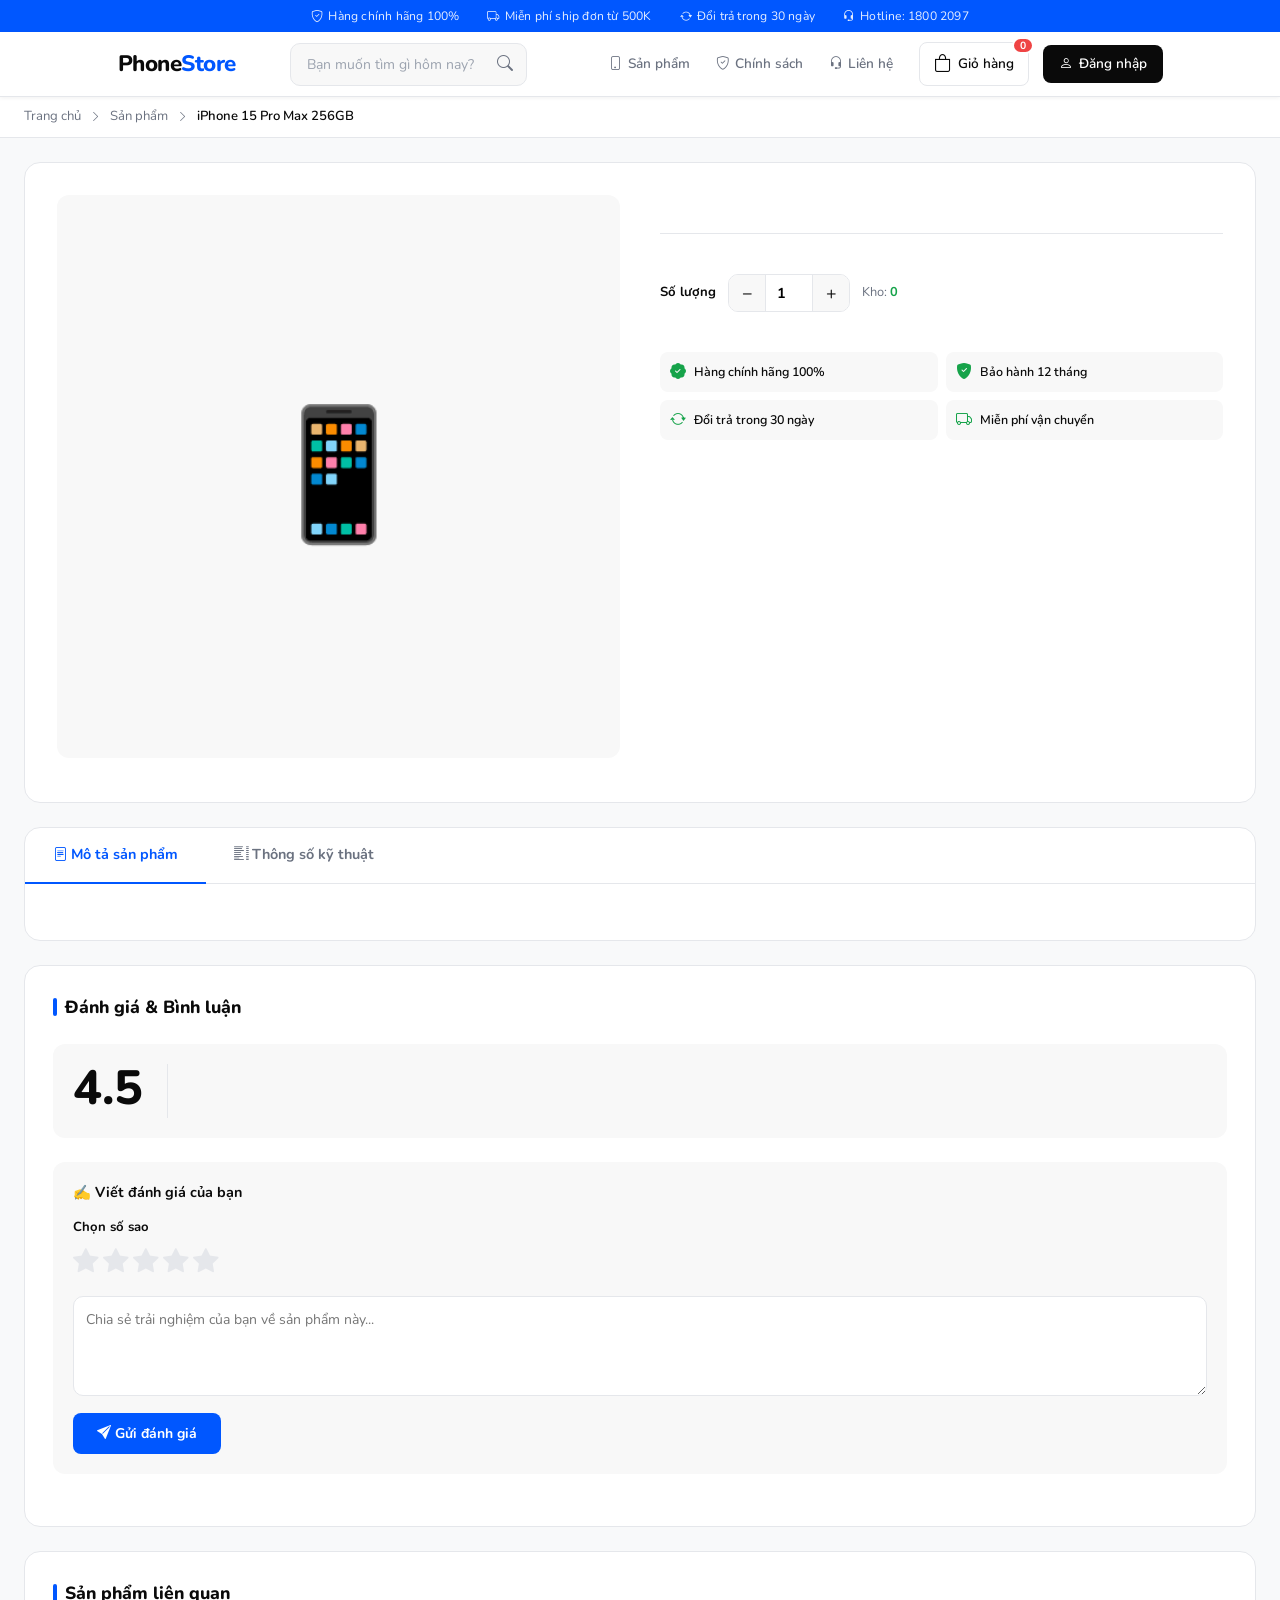
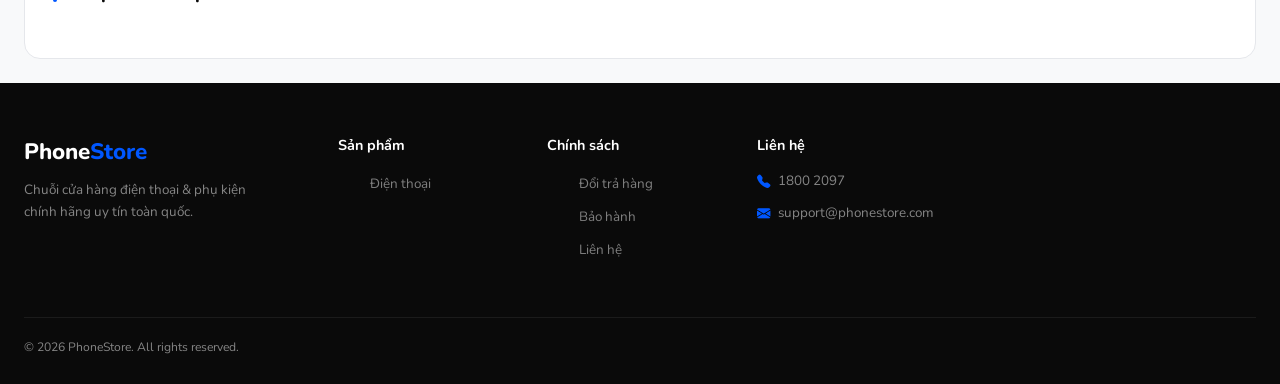
<file: product-detail.html>
<!DOCTYPE html>
<html lang="vi">
<head>
    <meta charset="UTF-8">
    <meta name="viewport" content="width=device-width, initial-scale=1.0">
    <title>Chi tiết sản phẩm - Phone Store</title>
    <link rel="preconnect" href="https://fonts.googleapis.com">
    <link href="https://fonts.googleapis.com/css2?family=Nunito:wght@400;500;600;700;800&display=swap" rel="stylesheet">
    <link rel="stylesheet" href="https://cdn.jsdelivr.net/npm/bootstrap@5.3.0/dist/css/bootstrap.min.css">
    <link rel="stylesheet" href="https://cdn.jsdelivr.net/npm/bootstrap-icons@1.11.0/font/bootstrap-icons.css">
    <link rel="stylesheet" href="css/style.css">
    <style>
        :root {
            --primary: #0057FF; --primary-dark: #0040CC;
            --dark: #0A0A0A; --gray: #6B7280;
            --light: #F8F8F8; --border: #E5E7EB; --danger: #EF4444;
        }
        * { margin:0; padding:0; box-sizing:border-box; }
        body { font-family:'Nunito',sans-serif; background:#f8f9fa; }

        .detail-wrap { max-width:1280px; margin:0 auto; padding:24px; }

        /* BREADCRUMB */
        .breadcrumb-bar {
            background:#fff; border-bottom:1px solid var(--border);
            padding:10px 0; font-size:0.82rem; color:var(--gray);
        }
        .breadcrumb-bar a { color:var(--gray); text-decoration:none; }
        .breadcrumb-bar a:hover { color:var(--primary); }

        /* MAIN DETAIL */
        .detail-main {
            display:grid; grid-template-columns:1fr 1fr;
            gap:40px; background:#fff; border:1px solid var(--border);
            border-radius:16px; padding:32px; margin-bottom:24px;
        }

        /* Images */
        .detail-img-main {
            width:100%; aspect-ratio:1; background:var(--light);
            border-radius:12px; overflow:hidden;
            display:flex; align-items:center; justify-content:center;
            font-size:8rem; margin-bottom:12px; cursor:zoom-in; position:relative;
        }
        .detail-img-main img { width:100%; height:100%; object-fit:cover; transition:transform 0.3s; }
        .detail-img-main:hover img { transform:scale(1.05); }
        .detail-img-thumbs { display:flex; gap:8px; flex-wrap:wrap; }
        .thumb-item {
            width:68px; height:68px; border:2px solid var(--border);
            border-radius:8px; overflow:hidden; cursor:pointer;
            background:var(--light); display:flex; align-items:center;
            justify-content:center; font-size:1.8rem; transition:border-color 0.2s; flex-shrink:0;
        }
        .thumb-item img { width:100%; height:100%; object-fit:cover; }
        .thumb-item.active, .thumb-item:hover { border-color:var(--primary); }

        /* Info */
        .detail-brand { font-size:0.75rem; font-weight:700; color:var(--primary); text-transform:uppercase; letter-spacing:1.5px; margin-bottom:8px; }
        .detail-name { font-size:1.5rem; font-weight:800; color:var(--dark); line-height:1.3; margin-bottom:12px; }
        .detail-rating {
            display:flex; align-items:center; gap:8px;
            margin-bottom:20px; padding-bottom:20px; border-bottom:1px solid var(--border);
        }
        .stars { color:#F59E0B; font-size:0.9rem; }
        .rating-num { font-weight:700; color:var(--dark); font-size:0.9rem; }
        .rating-count { color:var(--gray); font-size:0.85rem; }

        /* Price */
        .detail-price-wrap { margin-bottom:20px; }
        .detail-price { font-size:1.8rem; font-weight:800; color:#EF4444; display:block; line-height:1; margin-bottom:6px; }
        .detail-price-row { display:flex; align-items:center; gap:10px; }
        .detail-old-price { font-size:1rem; color:var(--gray); text-decoration:line-through; }
        .detail-discount-badge {
            background:#FEF2F2; color:#EF4444; border:1px solid #FECACA;
            font-size:0.8rem; font-weight:700; padding:3px 10px; border-radius:100px;
        }

        /* Variants */
        .detail-variants { margin-bottom:20px; }
        .variant-label { font-size:0.82rem; font-weight:700; color:var(--dark); margin-bottom:8px; }
        .variant-options { display:flex; gap:8px; flex-wrap:wrap; }
        .variant-btn {
            padding:6px 14px; border:1.5px solid var(--border); border-radius:8px;
            font-size:0.82rem; font-weight:600; color:var(--dark);
            background:#fff; cursor:pointer; transition:all 0.2s; font-family:'Nunito',sans-serif;
        }
        .variant-btn:hover, .variant-btn.active { border-color:var(--primary); color:var(--primary); background:#EEF4FF; }

        /* Quantity */
        .qty-wrap { display:flex; align-items:center; gap:12px; margin-bottom:20px; }
        .qty-label { font-size:0.82rem; font-weight:700; color:var(--dark); }
        .qty-control { display:flex; align-items:center; border:1.5px solid var(--border); border-radius:10px; overflow:hidden; }
        .qty-btn {
            width:36px; height:36px; display:flex; align-items:center; justify-content:center;
            background:var(--light); border:none; cursor:pointer; font-size:1.1rem; color:var(--dark); transition:background 0.2s;
        }
        .qty-btn:hover { background:#e0e0e0; }
        .qty-input {
            width:48px; height:36px; border:none;
            border-left:1.5px solid var(--border); border-right:1.5px solid var(--border);
            text-align:center; font-size:0.9rem; font-weight:700;
            font-family:'Nunito',sans-serif; outline:none;
        }
        .qty-stock { font-size:0.8rem; color:var(--gray); }
        .qty-stock span { color:#16A34A; font-weight:700; }

        /* Actions */
        .detail-actions { display:flex; gap:10px; margin-bottom:20px; }
        .btn-buy-now {
            flex:1; background:#EF4444; color:#fff; border:none; border-radius:10px;
            padding:13px; font-size:0.95rem; font-weight:700; font-family:'Nunito',sans-serif;
            cursor:pointer; transition:all 0.2s; text-decoration:none;
            display:flex; align-items:center; justify-content:center; gap:6px;
        }
        .btn-buy-now:hover { background:#DC2626; color:#fff; transform:translateY(-1px); }
        .btn-add-cart-detail {
            flex:1; background:var(--primary); color:#fff; border:none; border-radius:10px;
            padding:13px; font-size:0.95rem; font-weight:700; font-family:'Nunito',sans-serif;
            cursor:pointer; transition:all 0.2s; text-decoration:none;
            display:flex; align-items:center; justify-content:center; gap:6px;
        }
        .btn-add-cart-detail:hover { background:var(--primary-dark); color:#fff; transform:translateY(-1px); }

        /* Guarantees */
        .detail-guarantees { display:grid; grid-template-columns:1fr 1fr; gap:8px; }
        .guarantee-item {
            display:flex; align-items:center; gap:8px;
            background:var(--light); border-radius:8px; padding:8px 10px;
            font-size:0.78rem; font-weight:600; color:var(--dark);
        }
        .guarantee-item i { color:#16A34A; font-size:1rem; }

        /* TABS */
        .detail-tabs { background:#fff; border:1px solid var(--border); border-radius:16px; overflow:hidden; margin-bottom:24px; }
        .tab-nav { display:flex; border-bottom:1px solid var(--border); }
        .tab-btn {
            padding:16px 28px; font-size:0.9rem; font-weight:700; color:var(--gray);
            background:none; border:none; border-bottom:2px solid transparent;
            cursor:pointer; font-family:'Nunito',sans-serif; transition:all 0.2s; margin-bottom:-1px;
        }
        .tab-btn.active { color:var(--primary); border-bottom-color:var(--primary); }
        .tab-btn:hover { color:var(--primary); }
        .tab-content { padding:28px; }
        .tab-pane { display:none; }
        .tab-pane.active { display:block; }
        .tab-pane p { font-size:0.9rem; line-height:1.8; color:#374151; margin-bottom:12px; }
        .specs-table { width:100%; border-collapse:collapse; }
        .specs-table tr:nth-child(even) { background:var(--light); }
        .specs-table td { padding:10px 14px; font-size:0.875rem; border:1px solid var(--border); }
        .specs-table td:first-child { font-weight:700; color:var(--dark); width:35%; background:#F9FAFB; }
        .specs-table td:last-child { color:#374151; }

        /* REVIEWS */
        .reviews-section { background:#fff; border:1px solid var(--border); border-radius:16px; padding:28px; margin-bottom:24px; }
        .reviews-section-title { font-size:1.1rem; font-weight:800; color:var(--dark); margin-bottom:24px; display:flex; align-items:center; gap:8px; }
        .reviews-section-title::before { content:''; display:inline-block; width:4px; height:18px; background:var(--primary); border-radius:2px; }
        .rating-summary { display:grid; grid-template-columns:auto 1fr; gap:24px; align-items:center; padding:20px; background:var(--light); border-radius:12px; margin-bottom:24px; }
        .rating-big { text-align:center; padding-right:24px; border-right:1px solid var(--border); }
        .rating-big-num { font-size:3rem; font-weight:800; color:var(--dark); line-height:1; }
        .rating-big-stars { color:#F59E0B; font-size:1.1rem; margin:6px 0; }
        .rating-big-count { font-size:0.8rem; color:var(--gray); }
        .rating-bars { display:flex; flex-direction:column; gap:6px; }
        .rating-bar-row { display:flex; align-items:center; gap:8px; font-size:0.8rem; }
        .rating-bar-label { color:var(--gray); white-space:nowrap; width:24px; text-align:right; }
        .rating-bar-track { flex:1; height:6px; background:var(--border); border-radius:3px; overflow:hidden; }
        .rating-bar-fill { height:100%; background:#F59E0B; border-radius:3px; }
        .rating-bar-count { color:var(--gray); width:20px; }

        /* Review form */
        .review-form-wrap { background:var(--light); border-radius:12px; padding:20px; margin-bottom:24px; }
        .review-form-title { font-weight:700; font-size:0.9rem; color:var(--dark); margin-bottom:14px; }
        .star-picker { display:flex; gap:4px; margin-bottom:14px; }
        .star-picker i { font-size:1.6rem; color:var(--border); cursor:pointer; transition:color 0.15s; }
        .star-picker i.active { color:#F59E0B; }
        .review-textarea {
            width:100%; background:#fff; border:1.5px solid var(--border);
            border-radius:10px; padding:12px; font-size:0.875rem;
            font-family:'Nunito',sans-serif; resize:vertical; min-height:100px;
            outline:none; transition:border-color 0.2s;
        }
        .review-textarea:focus { border-color:var(--primary); }
        .btn-review-submit {
            background:var(--primary); color:#fff; border:none; border-radius:8px;
            padding:10px 24px; font-size:0.875rem; font-weight:700;
            font-family:'Nunito',sans-serif; cursor:pointer; margin-top:10px; transition:background 0.2s;
        }
        .btn-review-submit:hover { background:var(--primary-dark); }

        /* Review items */
        .review-item { padding:16px 0; border-bottom:1px solid var(--border); }
        .review-item:last-child { border-bottom:none; }
        .review-header { display:flex; align-items:center; gap:10px; margin-bottom:6px; }
        .reviewer-avatar {
            width:36px; height:36px; background:#EEF4FF; border-radius:50%;
            display:flex; align-items:center; justify-content:center;
            font-size:0.85rem; font-weight:700; color:var(--primary); flex-shrink:0;
        }
        .reviewer-name { font-weight:700; font-size:0.875rem; color:var(--dark); }
        .review-date { font-size:0.75rem; color:var(--gray); margin-left:auto; }
        .review-stars { color:#F59E0B; font-size:0.82rem; margin-bottom:6px; }
        .review-comment { font-size:0.875rem; color:#374151; line-height:1.6; }

        /* RELATED */
        .related-section { background:#fff; border:1px solid var(--border); border-radius:16px; padding:28px; }
        .related-grid { display:grid; grid-template-columns:repeat(4,1fr); gap:16px; margin-top:20px; }
        .r-card { border:1px solid var(--border); border-radius:10px; overflow:hidden; transition:all 0.2s; text-decoration:none; color:inherit; display:block; }
        .r-card:hover { border-color:var(--primary); transform:translateY(-2px); box-shadow:0 6px 16px rgba(0,87,255,0.08); }
        .r-img { width:100%; aspect-ratio:1; background:var(--light); display:flex; align-items:center; justify-content:center; font-size:3rem; overflow:hidden; }
        .r-img img { width:100%; height:100%; object-fit:cover; }
        .r-body { padding:10px; }
        .r-name { font-size:0.82rem; font-weight:700; color:var(--dark); margin-bottom:4px; display:-webkit-box; -webkit-line-clamp:2; -webkit-box-orient:vertical; overflow:hidden; }
        .r-price { font-size:0.9rem; font-weight:800; color:#EF4444; }

        /* ALERTS */
        .alert-success-sm { background:#F0FDF4; border:1px solid #BBF7D0; color:#16A34A; border-radius:8px; padding:10px 14px; font-size:0.85rem; margin-bottom:14px; display:flex; align-items:center; gap:8px; }
        .alert-error-sm { background:#FEF2F2; border:1px solid #FECACA; color:#DC2626; border-radius:8px; padding:10px 14px; font-size:0.85rem; margin-bottom:14px; display:flex; align-items:center; gap:8px; }

        /* CART BADGE */
        .cart-badge { background:var(--danger); color:#fff; font-size:0.65rem; font-weight:700; padding:2px 6px; border-radius:100px; margin-left:4px; }

        @media(max-width:900px) { .detail-main{grid-template-columns:1fr;gap:24px;} .related-grid{grid-template-columns:repeat(2,1fr);} }
        @media(max-width:600px) { .detail-wrap{padding:12px;} .detail-main{padding:16px;} .detail-name{font-size:1.2rem;} .detail-price{font-size:1.4rem;} .detail-actions{flex-direction:column;} .rating-summary{grid-template-columns:1fr;} .rating-big{border-right:none;border-bottom:1px solid var(--border);padding-right:0;padding-bottom:16px;} }

        @keyframes slideUp { from{transform:translateY(20px);opacity:0;} to{transform:translateY(0);opacity:1;} }
    </style>
</head>
<body>

<!-- TOPBAR -->
<div class="topbar">
    <div class="topbar-inner">
        <span class="topbar-item"><i class="bi bi-shield-check"></i> Hàng chính hãng 100%</span>
        <span class="topbar-item"><i class="bi bi-truck"></i> Miễn phí ship đơn từ 500K</span>
        <span class="topbar-item"><i class="bi bi-arrow-repeat"></i> Đổi trả trong 30 ngày</span>
        <span class="topbar-item"><i class="bi bi-headset"></i> Hotline: 1800 2097</span>
    </div>
</div>

<!-- NAVBAR -->
<nav class="navbar">
    <div class="navbar-inner">
        <a href="index.html" class="navbar-brand">Phone<span>Store</span></a>
        <div class="search-wrap" style="position:relative;flex:1;max-width:480px;margin:0 24px;">
            <input type="text" id="searchInput" placeholder="Bạn muốn tìm gì hôm nay?" autocomplete="off">
            <button class="search-btn"><i class="bi bi-search"></i></button>
        </div>
        <ul class="nav-links">
            <li><a href="products.html"><i class="bi bi-phone"></i> Sản phẩm</a></li>
            <li><a href="#"><i class="bi bi-shield-check"></i> Chính sách</a></li>
            <li><a href="contact.html"><i class="bi bi-headset"></i> Liên hệ</a></li>
        </ul>
        <a href="cart.html" class="cart-link">
            <i class="bi bi-bag" style="font-size:1.1rem"></i> Giỏ hàng
            <span class="cart-badge" id="cartBadge">0</span>
        </a>
        <a href="login.html" class="btn-login" id="loginBtn">
            <i class="bi bi-person"></i> Đăng nhập
        </a>
    </div>
</nav>

<!-- BREADCRUMB -->
<div class="breadcrumb-bar">
    <div style="max-width:1280px;margin:0 auto;padding:0 24px;">
        <a href="index.html">Trang chủ</a>
        <i class="bi bi-chevron-right" style="font-size:0.7rem;margin:0 6px;"></i>
        <a href="products.html">Sản phẩm</a>
        <i class="bi bi-chevron-right" style="font-size:0.7rem;margin:0 6px;"></i>
        <span style="color:var(--dark);font-weight:600;" id="breadcrumbName">Đang tải...</span>
    </div>
</div>

<div class="detail-wrap">

    <!-- MAIN DETAIL -->
    <div class="detail-main">
        <!-- LEFT — Images -->
        <div>
            <div class="detail-img-main" id="mainImgWrap">
                <img src="" alt="" id="mainImgEl" onerror="this.parentElement.innerHTML='📱'">
            </div>
            <div class="detail-img-thumbs" id="thumbs"></div>
        </div>

        <!-- RIGHT — Info -->
        <div>
            <div class="detail-brand" id="detailBrand"></div>
            <h1 class="detail-name" id="detailName"></h1>

            <div class="detail-rating">
                <div class="stars" id="detailStars"></div>
                <span class="rating-num" id="detailRatingNum"></span>
                <span class="rating-count" id="detailRatingCount"></span>
                <span id="stockBadge" style="margin-left:auto;font-size:0.75rem;font-weight:700;padding:3px 10px;border-radius:100px;"></span>
            </div>

            <div class="detail-price-wrap">
                <span class="detail-price" id="detailPrice"></span>
                <div class="detail-price-row" id="detailPriceRow"></div>
            </div>

            <div class="detail-variants" id="ramVariants" style="display:none">
                <div class="variant-label">RAM</div>
                <div class="variant-options" id="ramOptions"></div>
            </div>

            <div class="detail-variants" id="storageVariants" style="display:none">
                <div class="variant-label">Bộ nhớ</div>
                <div class="variant-options" id="storageOptions"></div>
            </div>

            <div class="qty-wrap">
                <span class="qty-label">Số lượng</span>
                <div class="qty-control">
                    <button class="qty-btn" onclick="changeQty(-1)">−</button>
                    <input type="number" class="qty-input" id="qtyInput" value="1" min="1">
                    <button class="qty-btn" onclick="changeQty(1)">+</button>
                </div>
                <span class="qty-stock">Kho: <span id="stockNum">0</span></span>
            </div>

            <div class="detail-actions" id="detailActions"></div>

            <div class="detail-guarantees">
                <div class="guarantee-item"><i class="bi bi-patch-check-fill"></i> Hàng chính hãng 100%</div>
                <div class="guarantee-item"><i class="bi bi-shield-fill-check"></i> Bảo hành 12 tháng</div>
                <div class="guarantee-item"><i class="bi bi-arrow-repeat"></i> Đổi trả trong 30 ngày</div>
                <div class="guarantee-item"><i class="bi bi-truck"></i> Miễn phí vận chuyển</div>
            </div>
        </div>
    </div>

    <!-- TABS -->
    <div class="detail-tabs">
        <div class="tab-nav">
            <button class="tab-btn active" onclick="switchTab(this,'tab-desc')">
                <i class="bi bi-file-text"></i> Mô tả sản phẩm
            </button>
            <button class="tab-btn" onclick="switchTab(this,'tab-specs')">
                <i class="bi bi-list-columns"></i> Thông số kỹ thuật
            </button>
        </div>
        <div class="tab-content">
            <div class="tab-pane active" id="tab-desc">
                <div class="product-description" id="tabDesc"></div>
            </div>
            <div class="tab-pane" id="tab-specs">
                <table class="specs-table" id="specsTable"></table>
            </div>
        </div>
    </div>

    <!-- REVIEWS -->
    <div class="reviews-section">
        <div class="reviews-section-title">Đánh giá & Bình luận</div>
        <div class="rating-summary">
            <div class="rating-big">
                <div class="rating-big-num" id="avgRating">4.5</div>
                <div class="rating-big-stars" id="avgStars"></div>
                <div class="rating-big-count" id="reviewCount"></div>
            </div>
            <div class="rating-bars" id="ratingBars"></div>
        </div>

        <!-- Form đánh giá -->
        <div class="review-form-wrap" id="reviewFormWrap">
            <div class="review-form-title">✍️ Viết đánh giá của bạn</div>
            <div id="reviewAlert"></div>
            <div style="font-size:0.82rem;font-weight:700;color:var(--dark);margin-bottom:6px;">Chọn số sao</div>
            <div class="star-picker" id="starPicker">
                <i class="bi bi-star-fill" data-star="1" onclick="setStar(1)"></i>
                <i class="bi bi-star-fill" data-star="2" onclick="setStar(2)"></i>
                <i class="bi bi-star-fill" data-star="3" onclick="setStar(3)"></i>
                <i class="bi bi-star-fill" data-star="4" onclick="setStar(4)"></i>
                <i class="bi bi-star-fill" data-star="5" onclick="setStar(5)"></i>
            </div>
            <textarea class="review-textarea" id="reviewComment" placeholder="Chia sẻ trải nghiệm của bạn về sản phẩm này..."></textarea>
            <button class="btn-review-submit" onclick="submitReview()">
                <i class="bi bi-send-fill"></i> Gửi đánh giá
            </button>
        </div>

        <!-- Danh sách đánh giá -->
        <div id="reviewList"></div>
    </div>

    <!-- RELATED -->
    <div class="related-section">
        <div class="reviews-section-title">Sản phẩm liên quan</div>
        <div class="related-grid" id="relatedGrid"></div>
    </div>

</div>

<!-- FOOTER -->
<footer>
    <div class="container-main">
        <div class="row g-4">
            <div class="col-lg-3 col-md-6">
                <div class="footer-brand">Phone<span>Store</span></div>
                <p class="footer-desc">Chuỗi cửa hàng điện thoại & phụ kiện chính hãng uy tín toàn quốc.</p>
            </div>
            <div class="col-lg-2 col-md-6 col-6">
                <div class="footer-heading">Sản phẩm</div>
                <ul class="footer-links"><li><a href="products.html">Điện thoại</a></li></ul>
            </div>
            <div class="col-lg-2 col-md-6 col-6">
                <div class="footer-heading">Chính sách</div>
                <ul class="footer-links">
                    <li><a href="#">Đổi trả hàng</a></li>
                    <li><a href="#">Bảo hành</a></li>
                    <li><a href="contact.html">Liên hệ</a></li>
                </ul>
            </div>
            <div class="col-lg-2 col-md-6">
                <div class="footer-heading">Liên hệ</div>
                <div class="footer-contact-item"><i class="bi bi-telephone-fill"></i><span>1800 2097</span></div>
                <div class="footer-contact-item"><i class="bi bi-envelope-fill"></i><span>support@phonestore.com</span></div>
            </div>
        </div>
        <div class="footer-bottom">
            <span>© 2026 PhoneStore. All rights reserved.</span>
        </div>
    </div>
</footer>

<script src="https://cdn.jsdelivr.net/npm/bootstrap@5.3.0/dist/js/bootstrap.bundle.min.js"></script>
<script>
// ═══════════════════════════════════════
// FAKE DATA
// ═══════════════════════════════════════
const PRODUCTS = [
    { id:1,  name:'iPhone 15 Pro Max 256GB', brand:'Apple',   category:'dien-thoai', price:32990000, old_price:36990000, discount:10, ram:'8GB',  storage:'256GB', stock:5,  image:'assets/images/products/iphone-15-pro-max-256gb-1775315484.jpg',
      description:'iPhone 15 Pro Max là chiếc iPhone mạnh mẽ nhất từ trước đến nay. Với chip A17 Pro, camera 48MP và thiết kế titan cao cấp, đây là lựa chọn hoàn hảo cho những ai muốn trải nghiệm tốt nhất.',
      specs:{ 'Màn hình':'6.7 inch Super Retina XDR', 'Chip':'A17 Pro', 'Camera sau':'48MP + 12MP + 12MP', 'Camera trước':'12MP TrueDepth', 'Pin':'4422 mAh', 'Hệ điều hành':'iOS 17', 'Kết nối':'5G, Wi-Fi 6E, Bluetooth 5.3' }
    },
    { id:2,  name:'iPhone 16 Pro 128GB',     brand:'Apple',   category:'dien-thoai', price:28990000, old_price:31990000, discount:9,  ram:'8GB',  storage:'128GB', stock:8,  image:'assets/images/products/iphone-16-pro-128gb-ch-inh-h-ang-vn-a-1775999763.webp',
      description:'iPhone 16 Pro với chip A18 Pro mạnh mẽ, camera 48MP thế hệ mới và màn hình ProMotion 120Hz siêu mượt.',
      specs:{ 'Màn hình':'6.3 inch Super Retina XDR 120Hz', 'Chip':'A18 Pro', 'Camera sau':'48MP + 48MP + 12MP', 'Camera trước':'12MP', 'Pin':'3582 mAh', 'Hệ điều hành':'iOS 18', 'Kết nối':'5G, Wi-Fi 7, Bluetooth 5.3' }
    },
    { id:3,  name:'iPhone 16 128GB',         brand:'Apple',   category:'dien-thoai', price:22990000, old_price:0,        discount:0,  ram:'8GB',  storage:'128GB', stock:12, image:'assets/images/products/iphone-16-128gb-ch-inh-h-ang-vn-a-1775999533.webp',
      description:'iPhone 16 tiêu chuẩn với chip A18, nút Action mới và camera được nâng cấp đáng kể so với thế hệ trước.',
      specs:{ 'Màn hình':'6.1 inch Super Retina XDR', 'Chip':'A18', 'Camera sau':'48MP + 12MP', 'Camera trước':'12MP', 'Pin':'3561 mAh', 'Hệ điều hành':'iOS 18', 'Kết nối':'5G, Wi-Fi 7, Bluetooth 5.3' }
    },
    { id:4,  name:'iPhone 15 256GB',         brand:'Apple',   category:'dien-thoai', price:19990000, old_price:22990000, discount:13, ram:'6GB',  storage:'256GB', stock:6,  image:'assets/images/products/iphone-15-256gb-ch-inh-h-ang-vn-a-1775999446.webp',
      description:'iPhone 15 với cổng USB-C lần đầu tiên, chip A16 Bionic và camera chính 48MP.',
      specs:{ 'Màn hình':'6.1 inch Super Retina XDR', 'Chip':'A16 Bionic', 'Camera sau':'48MP + 12MP', 'Camera trước':'12MP TrueDepth', 'Pin':'3877 mAh', 'Hệ điều hành':'iOS 17', 'Kết nối':'5G, Wi-Fi 6, Bluetooth 5.3' }
    },
    { id:5,  name:'iPhone 17 Pro Max 256GB', brand:'Apple',   category:'dien-thoai', price:39990000, old_price:0,        discount:0,  ram:'12GB', storage:'256GB', stock:3,  image:'assets/images/products/iphone-17-pro-max-256gb-1776000081.webp',
      description:'iPhone 17 Pro Max — đỉnh cao công nghệ Apple 2025 với chip A19 Pro, camera 200MP và pin siêu bền.',
      specs:{ 'Màn hình':'6.9 inch ProMotion XDR 120Hz', 'Chip':'A19 Pro', 'Camera sau':'200MP + 48MP + 48MP', 'Camera trước':'24MP', 'Pin':'5000 mAh', 'Hệ điều hành':'iOS 19', 'Kết nối':'5G, Wi-Fi 7, Bluetooth 5.4' }
    },
    { id:6,  name:'iPhone 17 Pro 256GB',     brand:'Apple',   category:'dien-thoai', price:35990000, old_price:0,        discount:0,  ram:'12GB', storage:'256GB', stock:4,  image:'assets/images/products/iphone-17-pro-256gb-1776000031.webp',
      description:'iPhone 17 Pro với chip A19 Pro và thiết kế mỏng nhất trong lịch sử iPhone.',
      specs:{ 'Màn hình':'6.3 inch ProMotion XDR 120Hz', 'Chip':'A19 Pro', 'Camera sau':'200MP + 48MP + 12MP', 'Camera trước':'24MP', 'Pin':'4200 mAh', 'Hệ điều hành':'iOS 19', 'Kết nối':'5G, Wi-Fi 7, Bluetooth 5.4' }
    },
    { id:7,  name:'iPhone 14 Pro Max 128GB', brand:'Apple',   category:'dien-thoai', price:18990000, old_price:24990000, discount:24, ram:'6GB',  storage:'128GB', stock:7,  image:'assets/images/products/iphone-14-pro-max-128gb-ch-inh-h-ang-vn-a-1775999616.webp',
      description:'iPhone 14 Pro Max với Dynamic Island độc đáo, chip A16 Bionic và camera 48MP.',
      specs:{ 'Màn hình':'6.7 inch ProMotion XDR 120Hz', 'Chip':'A16 Bionic', 'Camera sau':'48MP + 12MP + 12MP', 'Camera trước':'12MP TrueDepth', 'Pin':'4323 mAh', 'Hệ điều hành':'iOS 16', 'Kết nối':'5G, Wi-Fi 6, Bluetooth 5.3' }
    },
    { id:8,  name:'iPhone 16e 128GB',        brand:'Apple',   category:'dien-thoai', price:14990000, old_price:0,        discount:0,  ram:'6GB',  storage:'128GB', stock:10, image:'assets/images/products/iphone-16e-128gb-ch-inh-h-ang-vn-a-1775999716.webp',
      description:'iPhone 16e — lựa chọn giá tốt nhất của Apple 2025, chip A16 mạnh mẽ, thiết kế gọn nhẹ.',
      specs:{ 'Màn hình':'6.1 inch Liquid Retina', 'Chip':'A16 Bionic', 'Camera sau':'48MP', 'Camera trước':'12MP', 'Pin':'3279 mAh', 'Hệ điều hành':'iOS 18', 'Kết nối':'5G, Wi-Fi 6, Bluetooth 5.3' }
    },
    { id:9,  name:'Samsung Galaxy S26 Ultra 256GB', brand:'Samsung', category:'dien-thoai', price:34990000, old_price:38990000, discount:10, ram:'12GB', storage:'256GB', stock:5, image:'assets/images/products/samsung-galaxy-s26-ultra-12gb-256gb-1775912441.webp',
      description:'Samsung Galaxy S26 Ultra với bút S Pen tích hợp, camera 200MP và chip Snapdragon 8 Elite thế hệ 2.',
      specs:{ 'Màn hình':'6.9 inch Dynamic AMOLED 2X 120Hz', 'Chip':'Snapdragon 8 Elite 2', 'Camera sau':'200MP + 50MP + 10MP + 50MP', 'Camera trước':'12MP', 'Pin':'5000 mAh', 'Hệ điều hành':'Android 15 / One UI 7', 'Kết nối':'5G, Wi-Fi 7, Bluetooth 5.4' }
    },
    { id:10, name:'Samsung Galaxy S26 256GB', brand:'Samsung', category:'dien-thoai', price:24990000, old_price:0, discount:0, ram:'12GB', storage:'256GB', stock:8, image:'assets/images/products/samsung-galaxy-s26-12gb-256gb-1775917176.webp',
      description:'Samsung Galaxy S26 tiêu chuẩn, thiết kế mỏng nhẹ với chip Snapdragon 8 Elite thế hệ 2.',
      specs:{ 'Màn hình':'6.2 inch Dynamic AMOLED 2X 120Hz', 'Chip':'Snapdragon 8 Elite 2', 'Camera sau':'50MP + 12MP + 10MP', 'Camera trước':'12MP', 'Pin':'4000 mAh', 'Hệ điều hành':'Android 15 / One UI 7', 'Kết nối':'5G, Wi-Fi 7, Bluetooth 5.4' }
    },
    { id:11, name:'Samsung Galaxy S25 Ultra 256GB', brand:'Samsung', category:'dien-thoai', price:29990000, old_price:34990000, discount:14, ram:'12GB', storage:'256GB', stock:6, image:'assets/images/products/samsung-galaxy-s25-ultra-12gb-256gb-1775913779.webp',
      description:'Samsung Galaxy S25 Ultra với S Pen, AI Galaxy và chip Snapdragon 8 Elite.',
      specs:{ 'Màn hình':'6.9 inch Dynamic AMOLED 2X 120Hz', 'Chip':'Snapdragon 8 Elite', 'Camera sau':'200MP + 50MP + 10MP + 50MP', 'Camera trước':'12MP', 'Pin':'5000 mAh', 'Hệ điều hành':'Android 15 / One UI 7', 'Kết nối':'5G, Wi-Fi 7, Bluetooth 5.4' }
    },
    { id:12, name:'Samsung Galaxy S25 256GB', brand:'Samsung', category:'dien-thoai', price:19990000, old_price:22990000, discount:13, ram:'12GB', storage:'256GB', stock:9, image:'assets/images/products/samsung-galaxy-s25-256gb-1775918327.webp',
      description:'Samsung Galaxy S25 với AI Galaxy, thiết kế sang trọng và chip Snapdragon 8 Elite.',
      specs:{ 'Màn hình':'6.2 inch Dynamic AMOLED 2X 120Hz', 'Chip':'Snapdragon 8 Elite', 'Camera sau':'50MP + 12MP + 10MP', 'Camera trước':'12MP', 'Pin':'4000 mAh', 'Hệ điều hành':'Android 15 / One UI 7', 'Kết nối':'5G, Wi-Fi 7, Bluetooth 5.4' }
    },
    { id:13, name:'Samsung Galaxy A56 5G 128GB', brand:'Samsung', category:'dien-thoai', price:9990000, old_price:11990000, discount:17, ram:'8GB', storage:'128GB', stock:15, image:'assets/images/products/samsung-galaxy-a56-5g-8gb-128gb-1775917465.webp',
      description:'Samsung Galaxy A56 5G tầm trung cao cấp, màn hình Super AMOLED và camera 50MP.',
      specs:{ 'Màn hình':'6.7 inch Super AMOLED 120Hz', 'Chip':'Exynos 1580', 'Camera sau':'50MP + 12MP + 5MP', 'Camera trước':'12MP', 'Pin':'5000 mAh', 'Hệ điều hành':'Android 15 / One UI 7', 'Kết nối':'5G, Wi-Fi 6, Bluetooth 5.3' }
    },
    { id:14, name:'Samsung Galaxy A36 5G 128GB', brand:'Samsung', category:'dien-thoai', price:7990000, old_price:8990000, discount:11, ram:'8GB', storage:'128GB', stock:20, image:'assets/images/products/samsung-galaxy-a36-5g-8gb-128gb-1775918179.webp',
      description:'Samsung Galaxy A36 5G giá hợp lý, hiệu năng tốt với chip Snapdragon 6 Gen 3.',
      specs:{ 'Màn hình':'6.7 inch Super AMOLED 120Hz', 'Chip':'Snapdragon 6 Gen 3', 'Camera sau':'50MP + 8MP + 5MP', 'Camera trước':'12MP', 'Pin':'5000 mAh', 'Hệ điều hành':'Android 15 / One UI 7', 'Kết nối':'5G, Wi-Fi 6, Bluetooth 5.3' }
    },
    { id:15, name:'Samsung Galaxy Z Fold7 256GB', brand:'Samsung', category:'dien-thoai', price:44990000, old_price:0, discount:0, ram:'12GB', storage:'256GB', stock:2, image:'assets/images/products/samsung-galaxy-z-fold7-12gb-256gb-1775917309.webp',
      description:'Samsung Galaxy Z Fold7 — điện thoại gập cao cấp nhất, màn hình trong 7.9 inch.',
      specs:{ 'Màn hình':'7.9 inch Dynamic AMOLED 2X / 6.5 inch ngoài', 'Chip':'Snapdragon 8 Elite 2', 'Camera sau':'200MP + 12MP + 10MP', 'Camera trước':'10MP / 4MP', 'Pin':'4400 mAh', 'Hệ điều hành':'Android 15 / One UI 7', 'Kết nối':'5G, Wi-Fi 7, Bluetooth 5.4' }
    },
    { id:16, name:'Samsung Galaxy Z Flip7 256GB', brand:'Samsung', category:'dien-thoai', price:24990000, old_price:0, discount:0, ram:'12GB', storage:'256GB', stock:4, image:'assets/images/products/samsung-galaxy-z-flip7-12gb-256gb-1775917584.webp',
      description:'Samsung Galaxy Z Flip7 thiết kế gập nhỏ gọn, màn hình ngoài lớn hơn và pin cải thiện.',
      specs:{ 'Màn hình':'6.9 inch Dynamic AMOLED 2X / 4.0 inch ngoài', 'Chip':'Snapdragon 8 Elite 2', 'Camera sau':'50MP + 12MP', 'Camera trước':'10MP', 'Pin':'4100 mAh', 'Hệ điều hành':'Android 15 / One UI 7', 'Kết nối':'5G, Wi-Fi 7, Bluetooth 5.4' }
    },
];

// Fake reviews
const FAKE_REVIEWS = [
    { name:'Nguyễn Văn A', rating:5, comment:'Sản phẩm rất tốt, giao hàng nhanh, đóng gói cẩn thận. Mình rất hài lòng!', date:'01/05/2026' },
    { name:'Trần Thị B',   rating:4, comment:'Máy chạy mượt, camera chụp đẹp. Chỉ tiếc pin hơi yếu một chút.', date:'28/04/2026' },
    { name:'Lê Văn C',     rating:5, comment:'Mua lần 2 rồi, chất lượng luôn ổn định. Shop tư vấn nhiệt tình!', date:'25/04/2026' },
];

let selectedRating = 0;
let currentProduct = null;

// ═══════════════════════════════════════
// INIT
// ═══════════════════════════════════════
function init() {
    // Lấy id từ URL
    const params = new URLSearchParams(window.location.search);
    const id = parseInt(params.get('id')) || 1;
    const p  = PRODUCTS.find(pr => pr.id === id) || PRODUCTS[0];
    currentProduct = p;

    // Breadcrumb
    document.getElementById('breadcrumbName').textContent = p.name;
    document.title = p.name + ' - Phone Store';

    // Image
    document.getElementById('mainImgEl').src = p.image;
    document.getElementById('mainImgEl').alt = p.name;
    document.getElementById('thumbs').innerHTML = `
        <div class="thumb-item active" onclick="switchImg(this,'${p.image}')">
            <img src="${p.image}" alt="" onerror="this.parentElement.innerHTML='📱'">
        </div>
    `;

    // Info
    document.getElementById('detailBrand').textContent = p.brand;
    document.getElementById('detailName').textContent  = p.name;

    // Rating (fake)
    const avg = 4.5;
    document.getElementById('detailStars').innerHTML = renderStars(avg);
    document.getElementById('detailRatingNum').textContent   = avg;
    document.getElementById('detailRatingCount').textContent = `(${FAKE_REVIEWS.length} đánh giá)`;

    // Stock badge
    const badge = document.getElementById('stockBadge');
    if (p.stock > 0) {
        badge.style.cssText = 'background:#F0FDF4;color:#16A34A;border:1px solid #BBF7D0;';
        badge.innerHTML = '<i class="bi bi-check-circle-fill"></i> Còn hàng';
    } else {
        badge.style.cssText = 'background:#FEF2F2;color:#EF4444;border:1px solid #FECACA;';
        badge.textContent = 'Hết hàng';
    }

    // Price
    document.getElementById('detailPrice').textContent = formatPrice(p.price);
    const priceRow = document.getElementById('detailPriceRow');
    if (p.old_price > 0) {
        priceRow.innerHTML = `
            <span class="detail-old-price">${formatPrice(p.old_price)}</span>
            ${p.discount > 0 ? `<span class="detail-discount-badge">Tiết kiệm ${p.discount}%</span>` : ''}
        `;
    }

    // RAM
    if (p.ram) {
        document.getElementById('ramVariants').style.display = 'block';
        document.getElementById('ramOptions').innerHTML = `<button class="variant-btn active">${p.ram}</button>`;
    }

    // Storage
    if (p.storage) {
        document.getElementById('storageVariants').style.display = 'block';
        document.getElementById('storageOptions').innerHTML = `<button class="variant-btn active">${p.storage}</button>`;
    }

    // Qty max
    document.getElementById('qtyInput').max = p.stock;
    document.getElementById('stockNum').textContent = p.stock;

    // Actions
    const actions = document.getElementById('detailActions');
    if (p.stock > 0) {
        actions.innerHTML = `
            <button class="btn-add-cart-detail" onclick="addToCart(${p.id})">
                <i class="bi bi-bag-plus"></i> Thêm vào giỏ
            </button>
            <button class="btn-buy-now" onclick="buyNow(${p.id})">
                <i class="bi bi-lightning-fill"></i> Mua ngay
            </button>
        `;
    } else {
        actions.innerHTML = `
            <button class="btn-add-cart-detail" disabled style="background:#E5E7EB;color:#9CA3AF;cursor:not-allowed;">
                <i class="bi bi-x-circle"></i> Hết hàng
            </button>
        `;
    }

    // Description tab
    document.getElementById('tabDesc').innerHTML = `<p style="line-height:1.8;color:#374151;">${p.description}</p>`;

    // Specs tab
    const specs = p.specs || {};
    let specsHTML = `
        <tr><td>Thương hiệu</td><td>${p.brand}</td></tr>
        <tr><td>Danh mục</td><td>Điện thoại</td></tr>
        ${p.ram ? `<tr><td>RAM</td><td>${p.ram}</td></tr>` : ''}
        ${p.storage ? `<tr><td>Bộ nhớ trong</td><td>${p.storage}</td></tr>` : ''}
        <tr><td>Tình trạng</td><td>${p.stock > 0 ? `<span style='color:#16A34A;font-weight:700'>Còn hàng (${p.stock})</span>` : `<span style='color:#EF4444;font-weight:700'>Hết hàng</span>`}</td></tr>
        <tr><td>Giá bán</td><td><strong style="color:#EF4444">${formatPrice(p.price)}</strong></td></tr>
        ${p.old_price > 0 ? `<tr><td>Giá gốc</td><td><s>${formatPrice(p.old_price)}</s></td></tr>` : ''}
    `;
    Object.entries(specs).forEach(([k, v]) => {
        specsHTML += `<tr><td>${k}</td><td>${v}</td></tr>`;
    });
    document.getElementById('specsTable').innerHTML = specsHTML;

    // Reviews
    renderReviews();

    // Related
    renderRelated(p);

    // Login button
    const user = JSON.parse(localStorage.getItem('currentUser') || '{}');
    if (user.loggedIn) {
        document.getElementById('loginBtn').innerHTML = `<i class="bi bi-person-check"></i> ${user.name}`;
    } else {
        // Ẩn form review nếu chưa đăng nhập
        document.getElementById('reviewFormWrap').innerHTML = `
            <div style="background:var(--light);border-radius:10px;padding:16px;text-align:center;font-size:0.875rem;color:var(--gray);">
                <a href="login.html" style="color:var(--primary);font-weight:700;">Đăng nhập</a> để viết đánh giá sản phẩm
            </div>
        `;
    }

    updateCartBadge();
}

// ═══════════════════════════════════════
// HELPERS
// ═══════════════════════════════════════
function formatPrice(p) { return p.toLocaleString('vi-VN') + 'đ'; }

function renderStars(avg) {
    let html = '';
    for (let i = 1; i <= 5; i++) {
        html += `<i class="bi bi-star${i <= Math.round(avg) ? '-fill' : ''}"></i>`;
    }
    return html;
}

function renderReviews() {
    // Rating summary
    const avg = 4.5;
    document.getElementById('avgRating').textContent = avg;
    document.getElementById('avgStars').innerHTML = renderStars(avg);
    document.getElementById('reviewCount').textContent = `${FAKE_REVIEWS.length} đánh giá`;

    // Rating bars
    const counts = {5:2, 4:1, 3:0, 2:0, 1:0};
    let barsHTML = '';
    for (let s = 5; s >= 1; s--) {
        const pct = FAKE_REVIEWS.length > 0 ? Math.round((counts[s] / FAKE_REVIEWS.length) * 100) : 0;
        barsHTML += `
            <div class="rating-bar-row">
                <span class="rating-bar-label">${s}★</span>
                <div class="rating-bar-track"><div class="rating-bar-fill" style="width:${pct}%"></div></div>
                <span class="rating-bar-count">${counts[s]}</span>
            </div>
        `;
    }
    document.getElementById('ratingBars').innerHTML = barsHTML;

    // Review list
    const listEl = document.getElementById('reviewList');
    if (FAKE_REVIEWS.length === 0) {
        listEl.innerHTML = `<div style="text-align:center;padding:32px;color:var(--gray);">
            <div style="font-size:2.5rem;margin-bottom:8px;">💬</div>
            <p>Chưa có đánh giá nào. Hãy là người đầu tiên!</p>
        </div>`;
        return;
    }
    listEl.innerHTML = FAKE_REVIEWS.map(rv => `
        <div class="review-item">
            <div class="review-header">
                <div class="reviewer-avatar">${rv.name[0].toUpperCase()}</div>
                <div>
                    <div class="reviewer-name">${rv.name}</div>
                    <div class="review-stars">${renderStars(rv.rating)}</div>
                </div>
                <div class="review-date">${rv.date}</div>
            </div>
            <div class="review-comment">${rv.comment}</div>
        </div>
    `).join('');
}

function renderRelated(p) {
    const related = PRODUCTS.filter(pr => pr.brand === p.brand && pr.id !== p.id).slice(0, 4);
    const grid = document.getElementById('relatedGrid');
    if (related.length === 0) { grid.parentElement.style.display = 'none'; return; }
    grid.innerHTML = related.map(rp => `
        <a href="product-detail.html?id=${rp.id}" class="r-card">
            <div class="r-img">
                <img src="${rp.image}" alt="${rp.name}" onerror="this.parentElement.innerHTML='📱'">
            </div>
            <div class="r-body">
                <div class="r-name">${rp.name}</div>
                <div class="r-price">${formatPrice(rp.price)}</div>
            </div>
        </a>
    `).join('');
}

// ═══════════════════════════════════════
// ACTIONS
// ═══════════════════════════════════════
function switchImg(el, src) {
    document.querySelectorAll('.thumb-item').forEach(t => t.classList.remove('active'));
    el.classList.add('active');
    document.getElementById('mainImgEl').src = src;
}

function switchTab(btn, tabId) {
    document.querySelectorAll('.tab-btn').forEach(b => b.classList.remove('active'));
    document.querySelectorAll('.tab-pane').forEach(p => p.classList.remove('active'));
    btn.classList.add('active');
    document.getElementById(tabId).classList.add('active');
}

function changeQty(delta) {
    const input = document.getElementById('qtyInput');
    const max   = parseInt(input.max) || 99;
    let val = parseInt(input.value) + delta;
    val = Math.max(1, Math.min(max, val));
    input.value = val;
}

function setStar(n) {
    selectedRating = n;
    document.querySelectorAll('#starPicker i').forEach((el, i) => {
        el.classList.toggle('active', i < n);
    });
}

function submitReview() {
    const comment = document.getElementById('reviewComment').value.trim();
    const alertEl = document.getElementById('reviewAlert');

    if (!selectedRating) {
        alertEl.innerHTML = `<div class="alert-error-sm"><i class="bi bi-exclamation-circle-fill"></i> Vui lòng chọn số sao!</div>`;
        return;
    }
    if (!comment) {
        alertEl.innerHTML = `<div class="alert-error-sm"><i class="bi bi-exclamation-circle-fill"></i> Vui lòng nhập nội dung đánh giá!</div>`;
        return;
    }

    const user = JSON.parse(localStorage.getItem('currentUser') || '{}');
    FAKE_REVIEWS.unshift({ name: user.name || 'Bạn', rating: selectedRating, comment, date: new Date().toLocaleDateString('vi-VN') });

    alertEl.innerHTML = `<div class="alert-success-sm"><i class="bi bi-check-circle-fill"></i> Cảm ơn bạn đã đánh giá!</div>`;
    document.getElementById('reviewComment').value = '';
    selectedRating = 0;
    document.querySelectorAll('#starPicker i').forEach(el => el.classList.remove('active'));
    renderReviews();
}

function addToCart(productId) {
    const user = JSON.parse(localStorage.getItem('currentUser') || '{}');
    if (!user.loggedIn) { window.location.href = 'login.html'; return; }

    const qty  = parseInt(document.getElementById('qtyInput').value) || 1;
    const cart = JSON.parse(localStorage.getItem('cart') || '[]');
    const idx  = cart.findIndex(c => c.id === productId);
    const p    = PRODUCTS.find(pr => pr.id === productId);
    if (!p) return;

    if (idx > -1) {
        cart[idx].qty = Math.min(cart[idx].qty + qty, p.stock);
    } else {
        cart.push({ id: productId, qty: Math.min(qty, p.stock) });
    }
    localStorage.setItem('cart', JSON.stringify(cart));
    updateCartBadge();
    showToast('Đã thêm vào giỏ hàng!');
}

function buyNow(productId) {
    addToCart(productId);
    window.location.href = 'cart.html';
}

function updateCartBadge() {
    const cart  = JSON.parse(localStorage.getItem('cart') || '[]');
    const total = cart.reduce((s, c) => s + c.qty, 0);
    const badge = document.getElementById('cartBadge');
    if (badge) badge.textContent = total;
}

function showToast(msg) {
    const toast = document.createElement('div');
    toast.style.cssText = `position:fixed;bottom:24px;right:24px;background:#0057FF;color:#fff;padding:12px 20px;border-radius:10px;font-size:0.875rem;font-weight:600;box-shadow:0 8px 24px rgba(0,87,255,0.3);z-index:9999;animation:slideUp 0.3s ease;`;
    toast.textContent = '✓ ' + msg;
    document.body.appendChild(toast);
    setTimeout(() => toast.remove(), 2500);
}

// Khởi động
init();
</script>
</body>
</html>
</file>
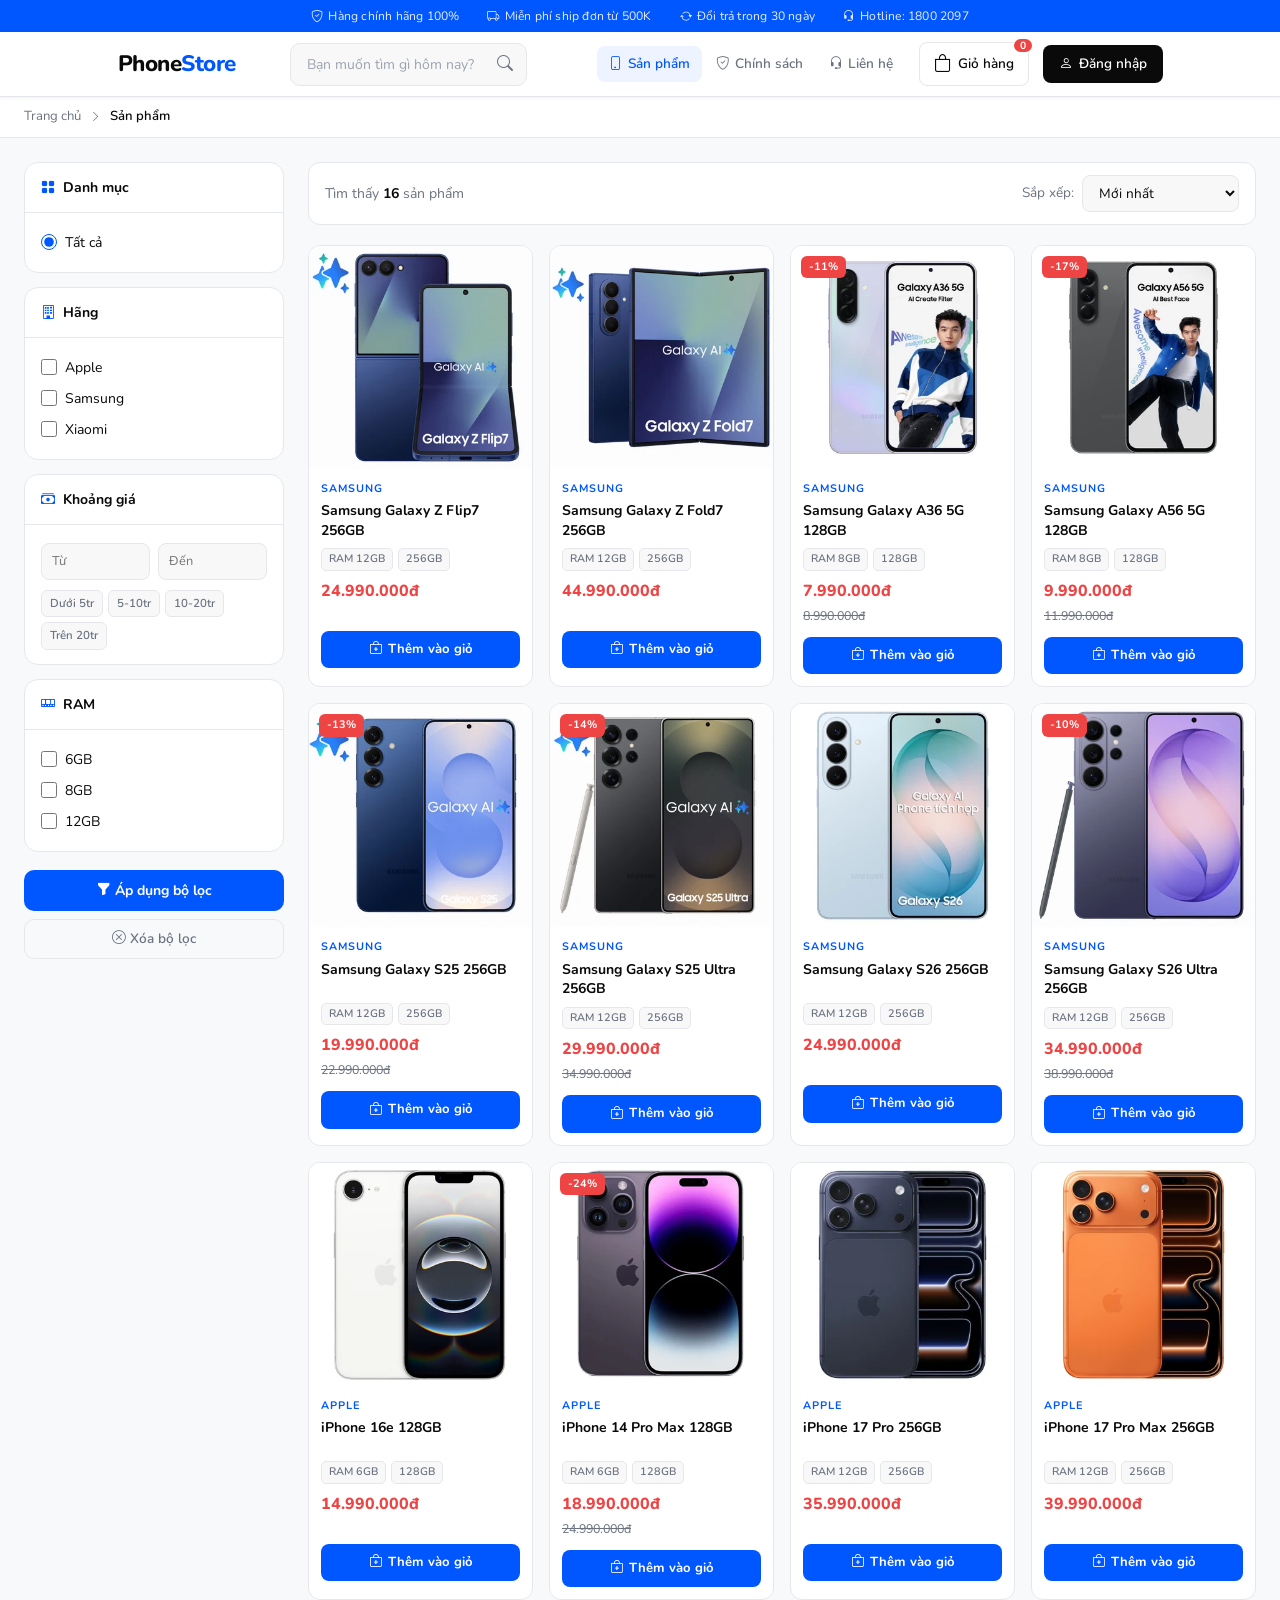
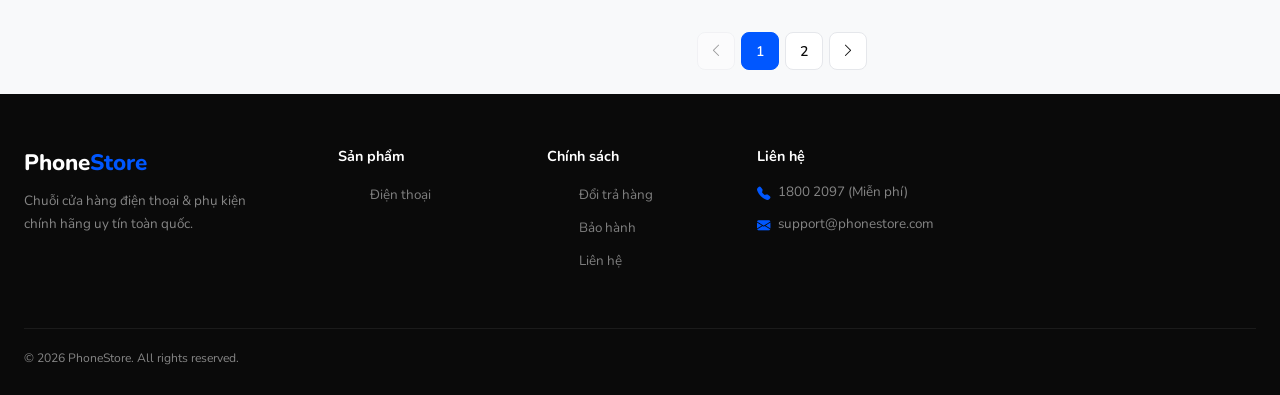
<file: products.html>
<!DOCTYPE html>
<html lang="vi">
<head>
    <meta charset="UTF-8">
    <meta name="viewport" content="width=device-width, initial-scale=1.0">
    <title>Sản phẩm - Phone Store</title>
    <link rel="preconnect" href="https://fonts.googleapis.com">
    <link href="https://fonts.googleapis.com/css2?family=Nunito:wght@400;500;600;700;800&display=swap" rel="stylesheet">
    <link rel="stylesheet" href="https://cdn.jsdelivr.net/npm/bootstrap@5.3.0/dist/css/bootstrap.min.css">
    <link rel="stylesheet" href="https://cdn.jsdelivr.net/npm/bootstrap-icons@1.11.0/font/bootstrap-icons.css">
    <link rel="stylesheet" href="css/style.css">
    <style>
        :root {
            --primary: #0057FF;
            --primary-dark: #0040CC;
            --dark: #0A0A0A;
            --gray: #6B7280;
            --light: #F8F8F8;
            --border: #E5E7EB;
            --danger: #EF4444;
        }
        * { margin: 0; padding: 0; box-sizing: border-box; }
        body { font-family: 'Nunito', sans-serif; background: #f8f9fa; }

        /* PAGE LAYOUT */
        .products-page {
            max-width: 1280px; margin: 0 auto;
            padding: 24px; display: grid;
            grid-template-columns: 260px 1fr;
            gap: 24px; align-items: start;
        }

        /* SIDEBAR */
        .sidebar { position: sticky; top: 88px; }
        .filter-card {
            background: #fff; border: 1px solid var(--border);
            border-radius: 14px; overflow: hidden; margin-bottom: 14px;
        }
        .filter-header {
            display: flex; align-items: center; justify-content: space-between;
            padding: 14px 16px; border-bottom: 1px solid var(--border);
        }
        .filter-header-title {
            font-weight: 700; font-size: 0.875rem; color: var(--dark);
            display: flex; align-items: center; gap: 8px;
        }
        .filter-header-title i { color: var(--primary); }
        .filter-body { padding: 14px 16px; }
        .filter-check {
            display: flex; align-items: center; gap: 8px;
            padding: 5px 0; cursor: pointer;
            font-size: 0.875rem; color: var(--dark);
        }
        .filter-check input {
            width: 16px; height: 16px;
            accent-color: var(--primary); cursor: pointer; flex-shrink: 0;
        }
        .filter-check:hover { color: var(--primary); }
        .price-inputs { display: grid; grid-template-columns: 1fr 1fr; gap: 8px; margin-top: 4px; }
        .price-input {
            background: var(--light); border: 1.5px solid var(--border);
            border-radius: 8px; padding: 8px 10px; font-size: 0.8rem;
            font-family: 'Nunito', sans-serif; width: 100%; outline: none;
            transition: border-color 0.2s;
        }
        .price-input:focus { border-color: var(--primary); }
        .price-preset {
            background: var(--light); border: 1.5px solid var(--border);
            border-radius: 6px; padding: 4px 8px; font-size: 0.72rem;
            font-weight: 600; color: var(--gray); cursor: pointer;
            font-family: 'Nunito', sans-serif; transition: all 0.2s;
        }
        .price-preset:hover { border-color: var(--primary); color: var(--primary); }
        .btn-filter-apply {
            width: 100%; background: var(--primary); color: #fff;
            border: none; border-radius: 10px; padding: 10px;
            font-size: 0.875rem; font-weight: 700;
            font-family: 'Nunito', sans-serif; cursor: pointer;
            transition: background 0.2s; margin-top: 4px;
        }
        .btn-filter-apply:hover { background: var(--primary-dark); }
        .btn-filter-clear {
            width: 100%; background: transparent; color: var(--gray);
            border: 1.5px solid var(--border); border-radius: 10px;
            padding: 9px; font-size: 0.85rem; font-weight: 600;
            font-family: 'Nunito', sans-serif; cursor: pointer;
            transition: all 0.2s; margin-top: 8px; display: block; text-align: center;
            text-decoration: none;
        }
        .btn-filter-clear:hover { border-color: var(--danger); color: var(--danger); }

        /* TOOLBAR */
        .products-toolbar {
            display: flex; align-items: center; justify-content: space-between;
            background: #fff; border: 1px solid var(--border);
            border-radius: 12px; padding: 12px 16px; margin-bottom: 20px;
            gap: 12px; flex-wrap: wrap;
        }
        .products-count { font-size: 0.875rem; color: var(--gray); }
        .products-count strong { color: var(--dark); }
        .active-filters { display: flex; flex-wrap: wrap; gap: 6px; flex: 1; }
        .filter-tag {
            display: inline-flex; align-items: center; gap: 5px;
            background: #EEF4FF; color: var(--primary);
            border: 1px solid #C7D9FF; border-radius: 100px;
            padding: 3px 10px; font-size: 0.75rem; font-weight: 600;
        }
        .sort-wrap {
            display: flex; align-items: center; gap: 8px;
            font-size: 0.85rem; color: var(--gray); flex-shrink: 0;
        }
        .sort-select {
            background: var(--light); border: 1.5px solid var(--border);
            border-radius: 8px; padding: 7px 12px; font-size: 0.85rem;
            font-family: 'Nunito', sans-serif; color: var(--dark);
            outline: none; cursor: pointer; transition: border-color 0.2s;
        }
        .sort-select:focus { border-color: var(--primary); }

        /* PRODUCT GRID */
        .products-grid-4 {
            display: grid; grid-template-columns: repeat(4, 1fr);
            gap: 16px; margin-bottom: 32px;
        }
        .p-card {
            border: 1px solid var(--border); border-radius: 12px;
            overflow: hidden; background: #fff; transition: all 0.25s;
            position: relative; display: flex; flex-direction: column;
        }
        .p-card:hover {
            border-color: var(--primary);
            box-shadow: 0 8px 24px rgba(0,87,255,0.1);
            transform: translateY(-3px);
        }
        .p-badge {
            position: absolute; top: 10px; left: 10px;
            background: var(--danger); color: #fff;
            font-size: 0.68rem; font-weight: 700;
            padding: 3px 8px; border-radius: 6px; z-index: 1;
        }
        .p-img {
            width: 100%; aspect-ratio: 1; background: var(--light);
            display: flex; align-items: center; justify-content: center;
            font-size: 3.5rem; overflow: hidden;
        }
        .p-img img {
            width: 100%; height: 100%; object-fit: cover;
            transition: transform 0.3s;
        }
        .p-card:hover .p-img img { transform: scale(1.04); }
        .p-body {
            padding: 12px; display: flex;
            flex-direction: column; flex: 1;
        }
        .p-brand {
            font-size: 0.68rem; font-weight: 700; color: var(--primary);
            text-transform: uppercase; letter-spacing: 1px; margin-bottom: 4px;
        }
        .p-name {
            font-weight: 700; font-size: 0.875rem; color: var(--dark);
            margin-bottom: 8px; line-height: 1.4;
            display: -webkit-box; -webkit-line-clamp: 2;
            -webkit-box-orient: vertical; overflow: hidden;
            min-height: 2.5em; flex: 1;
        }
        .p-specs { display: flex; gap: 5px; flex-wrap: wrap; margin-bottom: 8px; }
        .p-spec-tag {
            background: var(--light); border: 1px solid var(--border);
            color: var(--gray); font-size: 0.68rem; font-weight: 600;
            padding: 2px 7px; border-radius: 5px;
        }
        .p-price-wrap { margin-bottom: 10px; min-height: 42px; }
        .p-price { font-size: 1rem; font-weight: 800; color: var(--danger); display: block; }
        .p-old-price { font-size: 0.78rem; color: var(--gray); text-decoration: line-through; }
        .btn-cart {
            width: 100%; background: var(--primary); color: #fff;
            border: none; border-radius: 8px; padding: 9px;
            font-size: 0.82rem; font-weight: 700;
            font-family: 'Nunito', sans-serif; cursor: pointer;
            transition: background 0.2s; text-decoration: none;
            display: flex; align-items: center; justify-content: center; gap: 6px;
        }
        .btn-cart:hover { background: var(--primary-dark); color: #fff; }

        /* EMPTY STATE */
        .empty-state {
            text-align: center; padding: 60px 20px; grid-column: 1 / -1;
        }
        .empty-state-icon { font-size: 4rem; margin-bottom: 16px; }
        .empty-state h3 { font-weight: 700; color: var(--dark); margin-bottom: 8px; }
        .empty-state p { color: var(--gray); font-size: 0.9rem; }

        /* PAGINATION */
        .pagination-wrap {
            display: flex; justify-content: center;
            align-items: center; gap: 6px; flex-wrap: wrap;
        }
        .page-btn {
            min-width: 38px; height: 38px;
            display: flex; align-items: center; justify-content: center;
            border: 1.5px solid var(--border); border-radius: 8px;
            font-size: 0.875rem; font-weight: 600; color: var(--dark);
            text-decoration: none; transition: all 0.2s;
            padding: 0 10px; cursor: pointer; background: #fff;
            font-family: 'Nunito', sans-serif;
        }
        .page-btn:hover { border-color: var(--primary); color: var(--primary); }
        .page-btn.active { background: var(--primary); border-color: var(--primary); color: #fff; }
        .page-btn.disabled { opacity: 0.4; pointer-events: none; }

        /* MOBILE */
        .mobile-filter-btn {
            display: none; align-items: center; gap: 6px;
            background: var(--light); border: 1.5px solid var(--border);
            border-radius: 8px; padding: 8px 14px; font-size: 0.85rem;
            font-weight: 600; font-family: 'Nunito', sans-serif;
            color: var(--dark); cursor: pointer; margin-bottom: 12px;
        }
        @media (max-width: 1100px) { .products-grid-4 { grid-template-columns: repeat(3, 1fr); } }
        @media (max-width: 900px) {
            .products-page { grid-template-columns: 1fr; }
            .sidebar { position: static; }
            .filter-card { display: none; }
            .filter-card.show { display: block; }
            .mobile-filter-btn { display: flex; }
        }
        @media (max-width: 600px) {
            .products-grid-4 { grid-template-columns: repeat(2, 1fr); }
            .products-page { padding: 16px; }
        }
    </style>
</head>
<body>

<!-- TOPBAR -->
<div class="topbar">
    <div class="topbar-inner">
        <span class="topbar-item"><i class="bi bi-shield-check"></i> Hàng chính hãng 100%</span>
        <span class="topbar-item"><i class="bi bi-truck"></i> Miễn phí ship đơn từ 500K</span>
        <span class="topbar-item"><i class="bi bi-arrow-repeat"></i> Đổi trả trong 30 ngày</span>
        <span class="topbar-item"><i class="bi bi-headset"></i> Hotline: 1800 2097</span>
    </div>
</div>

<!-- NAVBAR -->
<nav class="navbar">
    <div class="navbar-inner">
        <a href="index.html" class="navbar-brand">Phone<span>Store</span></a>
        <div class="search-wrap" style="position:relative;flex:1;max-width:480px;margin:0 24px;">
            <input type="text" id="searchInput" placeholder="Bạn muốn tìm gì hôm nay?" autocomplete="off">
            <button class="search-btn" onclick="applySearch()"><i class="bi bi-search"></i></button>
        </div>
        <ul class="nav-links">
            <li><a href="products.html" class="active"><i class="bi bi-phone"></i> Sản phẩm</a></li>
            <li><a href="#"><i class="bi bi-shield-check"></i> Chính sách</a></li>
            <li><a href="contact.html"><i class="bi bi-headset"></i> Liên hệ</a></li>
        </ul>
        <a href="cart.html" class="cart-link">
            <i class="bi bi-bag" style="font-size:1.1rem"></i> Giỏ hàng
            <span class="cart-badge" id="cartBadge">0</span>
        </a>
        <a href="login.html" class="btn-login" id="loginBtn">
            <i class="bi bi-person"></i> Đăng nhập
        </a>
    </div>
</nav>

<!-- BREADCRUMB -->
<div style="background:#fff;border-bottom:1px solid var(--border);padding:10px 0;">
    <div style="max-width:1280px;margin:0 auto;padding:0 24px;font-size:0.82rem;color:var(--gray);">
        <a href="index.html" style="color:var(--gray);text-decoration:none;">Trang chủ</a>
        <i class="bi bi-chevron-right" style="font-size:0.7rem;margin:0 6px;"></i>
        <span style="color:var(--dark);font-weight:600;" id="breadcrumbTitle">Sản phẩm</span>
    </div>
</div>

<!-- MAIN -->
<div class="products-page">

    <!-- SIDEBAR -->
    <aside class="sidebar">
        <button class="mobile-filter-btn" onclick="toggleMobileFilter()">
            <i class="bi bi-sliders"></i> Bộ lọc
        </button>

        <!-- Danh mục -->
        <div class="filter-card" id="fcCategory">
            <div class="filter-header">
                <span class="filter-header-title"><i class="bi bi-grid-fill"></i> Danh mục</span>
            </div>
            <div class="filter-body">
                <label class="filter-check">
                    <input type="radio" name="category" value="" checked onchange="applyFilters()"> Tất cả
                </label>
            </div>
        </div>

        <!-- Hãng -->
        <div class="filter-card" id="fcBrand">
            <div class="filter-header">
                <span class="filter-header-title"><i class="bi bi-building"></i> Hãng</span>
            </div>
            <div class="filter-body">
                <label class="filter-check">
                    <input type="checkbox" name="brand" value="Apple" onchange="applyFilters()"> Apple
                </label>
                <label class="filter-check">
                    <input type="checkbox" name="brand" value="Samsung" onchange="applyFilters()"> Samsung
                </label>
                <label class="filter-check">
                    <input type="checkbox" name="brand" value="Xiaomi" onchange="applyFilters()"> Xiaomi
                </label>
            </div>
        </div>

        <!-- Khoảng giá -->
        <div class="filter-card" id="fcPrice">
            <div class="filter-header">
                <span class="filter-header-title"><i class="bi bi-cash-stack"></i> Khoảng giá</span>
            </div>
            <div class="filter-body">
                <div class="price-inputs">
                    <input type="number" id="priceMin" class="price-input" placeholder="Từ">
                    <input type="number" id="priceMax" class="price-input" placeholder="Đến">
                </div>
                <div style="display:flex;flex-wrap:wrap;gap:5px;margin-top:10px;">
                    <button class="price-preset" onclick="setPrice(0,5000000)">Dưới 5tr</button>
                    <button class="price-preset" onclick="setPrice(5000000,10000000)">5-10tr</button>
                    <button class="price-preset" onclick="setPrice(10000000,20000000)">10-20tr</button>
                    <button class="price-preset" onclick="setPrice(20000000,0)">Trên 20tr</button>
                </div>
            </div>
        </div>

        <!-- RAM -->
        <div class="filter-card" id="fcRam">
            <div class="filter-header">
                <span class="filter-header-title"><i class="bi bi-memory"></i> RAM</span>
            </div>
            <div class="filter-body">
                <label class="filter-check">
                    <input type="checkbox" name="ram" value="6GB" onchange="applyFilters()"> 6GB
                </label>
                <label class="filter-check">
                    <input type="checkbox" name="ram" value="8GB" onchange="applyFilters()"> 8GB
                </label>
                <label class="filter-check">
                    <input type="checkbox" name="ram" value="12GB" onchange="applyFilters()"> 12GB
                </label>
            </div>
        </div>

        <button class="btn-filter-apply" onclick="applyFilters()">
            <i class="bi bi-funnel-fill"></i> Áp dụng bộ lọc
        </button>
        <button class="btn-filter-clear" onclick="clearFilters()">
            <i class="bi bi-x-circle"></i> Xóa bộ lọc
        </button>
    </aside>

    <!-- MAIN CONTENT -->
    <div class="products-main">
        <!-- Toolbar -->
        <div class="products-toolbar">
            <div class="products-count">
                Tìm thấy <strong id="totalCount">0</strong> sản phẩm
            </div>
            <div class="active-filters" id="activeTags"></div>
            <div class="sort-wrap">
                <span>Sắp xếp:</span>
                <select class="sort-select" id="sortSelect" onchange="applyFilters()">
                    <option value="newest">Mới nhất</option>
                    <option value="price_asc">Giá thấp → cao</option>
                    <option value="price_desc">Giá cao → thấp</option>
                    <option value="discount">Khuyến mãi nhiều</option>
                </select>
            </div>
        </div>

        <!-- Product grid -->
        <div class="products-grid-4" id="productsGrid"></div>

        <!-- Pagination -->
        <div class="pagination-wrap" id="pagination"></div>
    </div>
</div>

<!-- FOOTER -->
<footer>
    <div class="container-main">
        <div class="row g-4">
            <div class="col-lg-3 col-md-6">
                <div class="footer-brand">Phone<span>Store</span></div>
                <p class="footer-desc">Chuỗi cửa hàng điện thoại & phụ kiện chính hãng uy tín toàn quốc.</p>
            </div>
            <div class="col-lg-2 col-md-6 col-6">
                <div class="footer-heading">Sản phẩm</div>
                <ul class="footer-links">
                    <li><a href="products.html">Điện thoại</a></li>
                </ul>
            </div>
            <div class="col-lg-2 col-md-6 col-6">
                <div class="footer-heading">Chính sách</div>
                <ul class="footer-links">
                    <li><a href="#">Đổi trả hàng</a></li>
                    <li><a href="#">Bảo hành</a></li>
                    <li><a href="contact.html">Liên hệ</a></li>
                </ul>
            </div>
            <div class="col-lg-2 col-md-6">
                <div class="footer-heading">Liên hệ</div>
                <div class="footer-contact-item">
                    <i class="bi bi-telephone-fill"></i>
                    <span>1800 2097 (Miễn phí)</span>
                </div>
                <div class="footer-contact-item">
                    <i class="bi bi-envelope-fill"></i>
                    <span>support@phonestore.com</span>
                </div>
            </div>
        </div>
        <div class="footer-bottom">
            <span>© 2026 PhoneStore. All rights reserved.</span>
        </div>
    </div>
</footer>

<script src="https://cdn.jsdelivr.net/npm/bootstrap@5.3.0/dist/js/bootstrap.bundle.min.js"></script>
<script>
// ═══════════════════════════════════════════════
// FAKE DATA — thay thế database
// ═══════════════════════════════════════════════
const PRODUCTS = [
    { id:1,  name:'iPhone 15 Pro Max 256GB', brand:'Apple',   category:'dien-thoai', price:32990000, old_price:36990000, discount:10, ram:'8GB',  storage:'256GB', stock:5,  image:'assets/images/products/iphone-15-pro-max-256gb-1775315484.jpg' },
    { id:2,  name:'iPhone 16 Pro 128GB',     brand:'Apple',   category:'dien-thoai', price:28990000, old_price:31990000, discount:9,  ram:'8GB',  storage:'128GB', stock:8,  image:'assets/images/products/iphone-16-pro-128gb-ch-inh-h-ang-vn-a-1775999763.webp' },
    { id:3,  name:'iPhone 16 128GB',         brand:'Apple',   category:'dien-thoai', price:22990000, old_price:0,        discount:0,  ram:'8GB',  storage:'128GB', stock:12, image:'assets/images/products/iphone-16-128gb-ch-inh-h-ang-vn-a-1775999533.webp' },
    { id:4,  name:'iPhone 15 256GB',         brand:'Apple',   category:'dien-thoai', price:19990000, old_price:22990000, discount:13, ram:'6GB',  storage:'256GB', stock:6,  image:'assets/images/products/iphone-15-256gb-ch-inh-h-ang-vn-a-1775999446.webp' },
    { id:5,  name:'iPhone 17 Pro Max 256GB', brand:'Apple',   category:'dien-thoai', price:39990000, old_price:0,        discount:0,  ram:'12GB', storage:'256GB', stock:3,  image:'assets/images/products/iphone-17-pro-max-256gb-1776000081.webp' },
    { id:6,  name:'iPhone 17 Pro 256GB',     brand:'Apple',   category:'dien-thoai', price:35990000, old_price:0,        discount:0,  ram:'12GB', storage:'256GB', stock:4,  image:'assets/images/products/iphone-17-pro-256gb-1776000031.webp' },
    { id:7,  name:'iPhone 14 Pro Max 128GB', brand:'Apple',   category:'dien-thoai', price:18990000, old_price:24990000, discount:24, ram:'6GB',  storage:'128GB', stock:7,  image:'assets/images/products/iphone-14-pro-max-128gb-ch-inh-h-ang-vn-a-1775999616.webp' },
    { id:8,  name:'iPhone 16e 128GB',        brand:'Apple',   category:'dien-thoai', price:14990000, old_price:0,        discount:0,  ram:'6GB',  storage:'128GB', stock:10, image:'assets/images/products/iphone-16e-128gb-ch-inh-h-ang-vn-a-1775999716.webp' },
    { id:9,  name:'Samsung Galaxy S26 Ultra 256GB', brand:'Samsung', category:'dien-thoai', price:34990000, old_price:38990000, discount:10, ram:'12GB', storage:'256GB', stock:5, image:'assets/images/products/samsung-galaxy-s26-ultra-12gb-256gb-1775912441.webp' },
    { id:10, name:'Samsung Galaxy S26 256GB',        brand:'Samsung', category:'dien-thoai', price:24990000, old_price:0,        discount:0,  ram:'12GB', storage:'256GB', stock:8, image:'assets/images/products/samsung-galaxy-s26-12gb-256gb-1775917176.webp' },
    { id:11, name:'Samsung Galaxy S25 Ultra 256GB',  brand:'Samsung', category:'dien-thoai', price:29990000, old_price:34990000, discount:14, ram:'12GB', storage:'256GB', stock:6, image:'assets/images/products/samsung-galaxy-s25-ultra-12gb-256gb-1775913779.webp' },
    { id:12, name:'Samsung Galaxy S25 256GB',        brand:'Samsung', category:'dien-thoai', price:19990000, old_price:22990000, discount:13, ram:'12GB', storage:'256GB', stock:9, image:'assets/images/products/samsung-galaxy-s25-256gb-1775918327.webp' },
    { id:13, name:'Samsung Galaxy A56 5G 128GB',     brand:'Samsung', category:'dien-thoai', price:9990000,  old_price:11990000, discount:17, ram:'8GB',  storage:'128GB', stock:15, image:'assets/images/products/samsung-galaxy-a56-5g-8gb-128gb-1775917465.webp' },
    { id:14, name:'Samsung Galaxy A36 5G 128GB',     brand:'Samsung', category:'dien-thoai', price:7990000,  old_price:8990000,  discount:11, ram:'8GB',  storage:'128GB', stock:20, image:'assets/images/products/samsung-galaxy-a36-5g-8gb-128gb-1775918179.webp' },
    { id:15, name:'Samsung Galaxy Z Fold7 256GB',    brand:'Samsung', category:'dien-thoai', price:44990000, old_price:0,        discount:0,  ram:'12GB', storage:'256GB', stock:2, image:'assets/images/products/samsung-galaxy-z-fold7-12gb-256gb-1775917309.webp' },
    { id:16, name:'Samsung Galaxy Z Flip7 256GB',    brand:'Samsung', category:'dien-thoai', price:24990000, old_price:0,        discount:0,  ram:'12GB', storage:'256GB', stock:4, image:'assets/images/products/samsung-galaxy-z-flip7-12gb-256gb-1775917584.webp' },
];

const PER_PAGE = 12;
let currentPage = 1;
let filtered = [...PRODUCTS];

// ═══════════════════════════════════════════════
// RENDER
// ═══════════════════════════════════════════════
function formatPrice(p) {
    return p.toLocaleString('vi-VN') + 'đ';
}

function renderProducts() {
    const grid = document.getElementById('productsGrid');
    const start = (currentPage - 1) * PER_PAGE;
    const page  = filtered.slice(start, start + PER_PAGE);

    document.getElementById('totalCount').textContent = filtered.length;

    if (page.length === 0) {
        grid.innerHTML = `
            <div class="empty-state">
                <div class="empty-state-icon">🔍</div>
                <h3>Không tìm thấy sản phẩm</h3>
                <p>Thử thay đổi bộ lọc hoặc từ khóa tìm kiếm khác nhé!</p>
            </div>`;
        return;
    }

    grid.innerHTML = page.map(p => `
        <div class="p-card">
            ${p.discount > 0 ? `<span class="p-badge">-${p.discount}%</span>` : ''}
            ${p.stock <= 0 ? `<span class="p-badge" style="background:#6B7280;left:auto;right:10px;">Hết hàng</span>` : ''}
            <a href="product-detail.html?id=${p.id}">
                <div class="p-img">
                    <img src="${p.image}" alt="${p.name}"
                         onerror="this.parentElement.innerHTML='📱'">
                </div>
            </a>
            <div class="p-body">
                <div class="p-brand">${p.brand}</div>
                <a href="product-detail.html?id=${p.id}" style="text-decoration:none">
                    <div class="p-name">${p.name}</div>
                </a>
                <div class="p-specs">
                    ${p.ram    ? `<span class="p-spec-tag">RAM ${p.ram}</span>` : ''}
                    ${p.storage? `<span class="p-spec-tag">${p.storage}</span>` : ''}
                </div>
                <div class="p-price-wrap">
                    <span class="p-price">${formatPrice(p.price)}</span>
                    ${p.old_price > 0 ? `<span class="p-old-price">${formatPrice(p.old_price)}</span>` : ''}
                </div>
                ${p.stock > 0
                    ? `<button class="btn-cart" onclick="addToCart(${p.id})">
                           <i class="bi bi-bag-plus"></i> Thêm vào giỏ
                       </button>`
                    : `<button class="btn-cart" disabled style="background:#E5E7EB;color:#9CA3AF;cursor:not-allowed;">
                           <i class="bi bi-x-circle"></i> Hết hàng
                       </button>`
                }
            </div>
        </div>
    `).join('');
}

function renderPagination() {
    const total = Math.ceil(filtered.length / PER_PAGE);
    const wrap  = document.getElementById('pagination');
    if (total <= 1) { wrap.innerHTML = ''; return; }

    let html = '';
    html += `<button class="page-btn ${currentPage===1?'disabled':''}" onclick="goPage(${currentPage-1})">
                 <i class="bi bi-chevron-left"></i>
             </button>`;
    for (let i = 1; i <= total; i++) {
        html += `<button class="page-btn ${i===currentPage?'active':''}" onclick="goPage(${i})">${i}</button>`;
    }
    html += `<button class="page-btn ${currentPage===total?'disabled':''}" onclick="goPage(${currentPage+1})">
                 <i class="bi bi-chevron-right"></i>
             </button>`;
    wrap.innerHTML = html;
}

function goPage(p) {
    const total = Math.ceil(filtered.length / PER_PAGE);
    if (p < 1 || p > total) return;
    currentPage = p;
    renderProducts();
    renderPagination();
    window.scrollTo({ top: 0, behavior: 'smooth' });
}

// ═══════════════════════════════════════════════
// FILTERS
// ═══════════════════════════════════════════════
function applyFilters() {
    const category  = document.querySelector('input[name="category"]:checked')?.value || '';
    const brands    = [...document.querySelectorAll('input[name="brand"]:checked')].map(el => el.value);
    const rams      = [...document.querySelectorAll('input[name="ram"]:checked')].map(el => el.value);
    const priceMin  = parseInt(document.getElementById('priceMin').value) || 0;
    const priceMax  = parseInt(document.getElementById('priceMax').value) || 0;
    const sort      = document.getElementById('sortSelect').value;
    const q         = document.getElementById('searchInput').value.trim().toLowerCase();

    filtered = PRODUCTS.filter(p => {
        if (category && p.category !== category) return false;
        if (brands.length && !brands.includes(p.brand)) return false;
        if (rams.length && !rams.includes(p.ram)) return false;
        if (priceMin && p.price < priceMin) return false;
        if (priceMax && p.price > priceMax) return false;
        if (q && !p.name.toLowerCase().includes(q) && !p.brand.toLowerCase().includes(q)) return false;
        return true;
    });

    // Sort
    filtered.sort((a, b) => {
        if (sort === 'price_asc')  return a.price - b.price;
        if (sort === 'price_desc') return b.price - a.price;
        if (sort === 'discount')   return b.discount - a.discount;
        return b.id - a.id; // newest
    });

    // Active tags
    const tags = [];
    if (category) tags.push(`<span class="filter-tag"><i class="bi bi-tag-fill"></i> ${category}</span>`);
    brands.forEach(b => tags.push(`<span class="filter-tag"><i class="bi bi-building"></i> ${b}</span>`));
    rams.forEach(r => tags.push(`<span class="filter-tag"><i class="bi bi-memory"></i> RAM ${r}</span>`));
    if (priceMin || priceMax) tags.push(`<span class="filter-tag"><i class="bi bi-cash"></i> ${priceMin ? formatPrice(priceMin) : '0'} — ${priceMax ? formatPrice(priceMax) : '...'}</span>`);
    if (q) tags.push(`<span class="filter-tag"><i class="bi bi-search"></i> "${q}"</span>`);
    document.getElementById('activeTags').innerHTML = tags.join('');

    // Breadcrumb
    document.getElementById('breadcrumbTitle').textContent = q ? `Sản phẩm — "${q}"` : 'Sản phẩm';

    currentPage = 1;
    renderProducts();
    renderPagination();
}

function clearFilters() {
    document.querySelector('input[name="category"][value=""]').checked = true;
    document.querySelectorAll('input[name="brand"], input[name="ram"]').forEach(el => el.checked = false);
    document.getElementById('priceMin').value = '';
    document.getElementById('priceMax').value = '';
    document.getElementById('searchInput').value = '';
    document.getElementById('sortSelect').value = 'newest';
    applyFilters();
}

function setPrice(min, max) {
    document.getElementById('priceMin').value = min || '';
    document.getElementById('priceMax').value = max || '';
    applyFilters();
}

function applySearch() { applyFilters(); }

function toggleMobileFilter() {
    document.querySelectorAll('.filter-card').forEach(el => el.classList.toggle('show'));
}

// ═══════════════════════════════════════════════
// CART
// ═══════════════════════════════════════════════
function addToCart(productId) {
    const user = JSON.parse(localStorage.getItem('currentUser') || '{}');
    if (!user.loggedIn) {
        window.location.href = 'login.html';
        return;
    }
    const cart = JSON.parse(localStorage.getItem('cart') || '[]');
    const idx  = cart.findIndex(c => c.id === productId);
    const product = PRODUCTS.find(p => p.id === productId);
    if (!product) return;

    if (idx > -1) {
        cart[idx].qty = Math.min(cart[idx].qty + 1, product.stock);
    } else {
        cart.push({ id: productId, qty: 1 });
    }
    localStorage.setItem('cart', JSON.stringify(cart));
    updateCartBadge();

    // Hiện thông báo nhỏ
    showToast(`Đã thêm "${product.name}" vào giỏ!`);
}

function updateCartBadge() {
    const cart  = JSON.parse(localStorage.getItem('cart') || '[]');
    const total = cart.reduce((s, c) => s + c.qty, 0);
    const badge = document.getElementById('cartBadge');
    if (badge) badge.textContent = total;
}

function showToast(msg) {
    const toast = document.createElement('div');
    toast.style.cssText = `
        position:fixed;bottom:24px;right:24px;
        background:#0057FF;color:#fff;
        padding:12px 20px;border-radius:10px;
        font-size:0.875rem;font-weight:600;
        box-shadow:0 8px 24px rgba(0,87,255,0.3);
        z-index:9999;animation:slideUp 0.3s ease;
    `;
    toast.textContent = '✓ ' + msg;
    document.body.appendChild(toast);
    setTimeout(() => toast.remove(), 2500);
}

// Update login button nếu đã đăng nhập
const user = JSON.parse(localStorage.getItem('currentUser') || '{}');
if (user.loggedIn) {
    const btn = document.getElementById('loginBtn');
    if (btn) {
        btn.innerHTML = `<i class="bi bi-person-check"></i> ${user.name}`;
    }
}

// Khởi động
updateCartBadge();
applyFilters();
</script>

<style>
@keyframes slideUp {
    from { transform: translateY(20px); opacity: 0; }
    to   { transform: translateY(0);    opacity: 1; }
}
.nav-links a.active { color: var(--primary); background: #EEF4FF; border-radius: 8px; }
.cart-badge {
    background: var(--danger); color: #fff;
    font-size: 0.65rem; font-weight: 700;
    padding: 2px 6px; border-radius: 100px; margin-left: 4px;
}
</style>
</body>
</html>
</file>
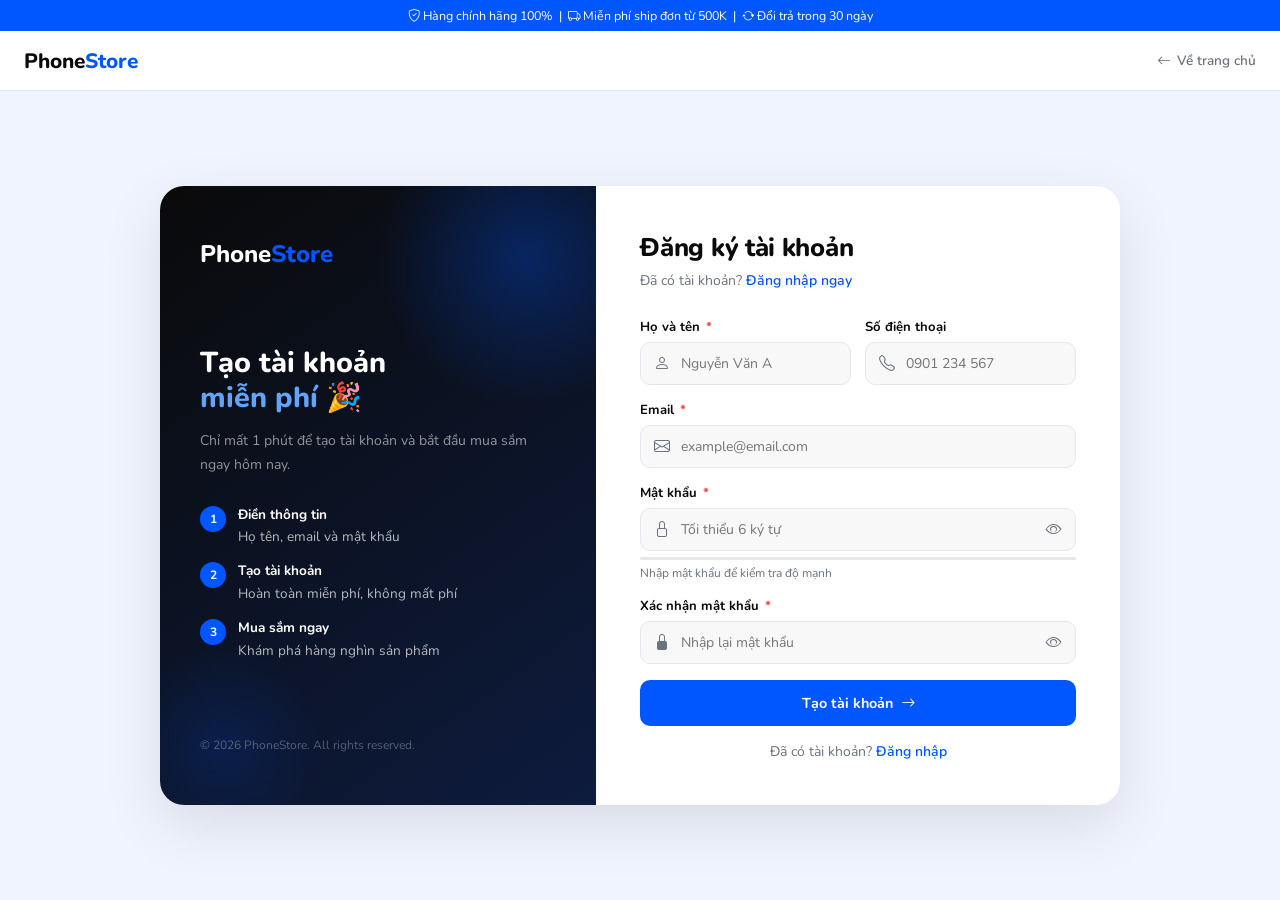
<file: register.html>
<!DOCTYPE html>
<html lang="vi">
<head>
    <meta charset="UTF-8">
    <meta name="viewport" content="width=device-width, initial-scale=1.0">
    <title>Đăng ký - Phone Store</title>
    <link rel="preconnect" href="https://fonts.googleapis.com">
    <link href="https://fonts.googleapis.com/css2?family=Nunito:wght@400;500;600;700;800&display=swap" rel="stylesheet">
    <link rel="stylesheet" href="https://cdn.jsdelivr.net/npm/bootstrap-icons@1.11.0/font/bootstrap-icons.css">
    <style>
        :root {
            --primary: #0057FF;
            --primary-dark: #0040CC;
            --dark: #0A0A0A;
            --gray: #6B7280;
            --light: #F8F8F8;
            --border: #E5E7EB;
            --danger: #EF4444;
            --success: #059669;
        }
        * { margin: 0; padding: 0; box-sizing: border-box; }
        body {
            font-family: 'Nunito', sans-serif;
            background: #f0f4ff;
            min-height: 100vh;
            display: flex; flex-direction: column;
        }

        /* TOPBAR */
        .topbar {
            background: var(--primary); color: #fff;
            text-align: center; font-size: 0.78rem; padding: 7px 16px;
        }

        /* NAVBAR */
        .navbar {
            background: #fff; border-bottom: 1px solid var(--border);
            padding: 0 24px; height: 60px;
            display: flex; align-items: center; justify-content: space-between;
        }
        .navbar-brand {
            font-weight: 800; font-size: 1.3rem;
            color: var(--dark); text-decoration: none;
        }
        .navbar-brand span { color: var(--primary); }
        .navbar-back {
            display: flex; align-items: center; gap: 6px;
            color: var(--gray); text-decoration: none;
            font-size: 0.85rem; font-weight: 600; transition: color 0.2s;
        }
        .navbar-back:hover { color: var(--primary); }

        /* AUTH LAYOUT */
        .auth-wrapper {
            flex: 1; display: flex;
            align-items: center; justify-content: center; padding: 40px 16px;
        }
        .auth-container {
            display: grid; grid-template-columns: 1fr 1.2fr;
            width: 100%; max-width: 960px;
            background: #fff; border-radius: 24px; overflow: hidden;
            box-shadow: 0 20px 60px rgba(0,0,0,0.1);
        }

        /* LEFT */
        .auth-left {
            background: linear-gradient(145deg, #0A0A0A 0%, #0d1b3e 100%);
            padding: 52px 40px;
            display: flex; flex-direction: column; justify-content: space-between;
            position: relative; overflow: hidden;
        }
        .auth-left::before {
            content: ''; position: absolute;
            width: 300px; height: 300px;
            background: radial-gradient(circle, rgba(0,87,255,0.3) 0%, transparent 70%);
            top: -80px; right: -80px;
        }
        .auth-left::after {
            content: ''; position: absolute;
            width: 200px; height: 200px;
            background: radial-gradient(circle, rgba(0,87,255,0.15) 0%, transparent 70%);
            bottom: -40px; left: -40px;
        }
        .auth-left-brand { font-size: 1.5rem; font-weight: 800; color: #fff; }
        .auth-left-brand span { color: var(--primary); }
        .auth-left-content { position: relative; z-index: 1; }
        .auth-left-title {
            font-size: 1.8rem; font-weight: 800; color: #fff;
            line-height: 1.2; margin-bottom: 14px;
        }
        .auth-left-title span { color: #60A5FA; }
        .auth-left-desc {
            color: rgba(255,255,255,0.55); font-size: 0.875rem;
            line-height: 1.7; margin-bottom: 28px;
        }
        .auth-steps { display: flex; flex-direction: column; gap: 14px; }
        .auth-step { display: flex; align-items: flex-start; gap: 12px; }
        .auth-step-num {
            width: 26px; height: 26px; flex-shrink: 0;
            background: var(--primary); color: #fff;
            border-radius: 50%; font-size: 0.75rem; font-weight: 700;
            display: flex; align-items: center; justify-content: center;
            margin-top: 1px;
        }
        .auth-step-text { color: rgba(255,255,255,0.7); font-size: 0.85rem; line-height: 1.5; }
        .auth-step-text strong { color: #fff; display: block; margin-bottom: 2px; }
        .auth-left-footer {
            color: rgba(255,255,255,0.3); font-size: 0.75rem; position: relative; z-index: 1;
        }

        /* RIGHT */
        .auth-right { padding: 44px; overflow-y: auto; }
        .auth-title {
            font-size: 1.6rem; font-weight: 800; color: var(--dark);
            margin-bottom: 6px; letter-spacing: -0.3px;
        }
        .auth-subtitle {
            color: var(--gray); font-size: 0.875rem; margin-bottom: 28px;
        }
        .auth-subtitle a { color: var(--primary); font-weight: 600; text-decoration: none; }
        .auth-subtitle a:hover { text-decoration: underline; }

        /* FORM */
        .form-row { display: grid; grid-template-columns: 1fr 1fr; gap: 14px; }
        .form-group { margin-bottom: 16px; }
        .form-label {
            display: block; font-size: 0.82rem;
            font-weight: 700; color: var(--dark); margin-bottom: 6px;
        }
        .form-label .required { color: var(--danger); margin-left: 2px; }
        .input-wrap { position: relative; }
        .input-wrap .input-icon {
            position: absolute; left: 14px; top: 50%;
            transform: translateY(-50%);
            color: var(--gray); font-size: 1rem; pointer-events: none;
        }
        .input-wrap input {
            width: 100%;
            background: var(--light); border: 1.5px solid var(--border);
            border-radius: 10px; padding: 11px 14px 11px 40px;
            font-size: 0.875rem; font-family: 'Nunito', sans-serif;
            color: var(--dark); outline: none;
            transition: border-color 0.2s, box-shadow 0.2s;
        }
        .input-wrap input:focus {
            border-color: var(--primary);
            box-shadow: 0 0 0 3px rgba(0,87,255,0.08);
            background: #fff;
        }
        .input-wrap input.is-error { border-color: var(--danger); }
        .input-wrap input.is-valid { border-color: #22C55E; }
        .toggle-password {
            position: absolute; right: 14px; top: 50%; transform: translateY(-50%);
            background: none; border: none; color: var(--gray);
            cursor: pointer; font-size: 1rem; padding: 0; transition: color 0.2s;
        }
        .toggle-password:hover { color: var(--primary); }

        /* PASSWORD STRENGTH */
        .strength-bar {
            height: 3px; border-radius: 2px; background: var(--border);
            margin-top: 6px; overflow: hidden;
        }
        .strength-fill {
            height: 100%; border-radius: 2px; width: 0;
            transition: width 0.3s, background 0.3s;
        }
        .password-hint { font-size: 0.75rem; color: var(--gray); margin-top: 5px; }

        /* ALERTS */
        .alert-error {
            background: #FEF2F2; border: 1px solid #FECACA;
            color: #DC2626; border-radius: 10px;
            padding: 11px 14px; font-size: 0.85rem; margin-bottom: 20px;
            display: none; align-items: center; gap: 8px;
        }
        .alert-error.show { display: flex; }

        .alert-success {
            background: #F0FDF4; border: 1px solid #BBF7D0;
            color: var(--success); border-radius: 10px;
            padding: 24px 16px; font-size: 0.875rem;
            text-align: center; display: none;
        }
        .alert-success.show { display: block; }
        .alert-success .success-icon { font-size: 2.5rem; display: block; margin-bottom: 10px; }
        .alert-success strong { font-size: 1rem; display: block; margin-bottom: 6px; }
        .alert-success a {
            color: var(--success); font-weight: 700; text-decoration: none;
            display: inline-block; margin-top: 12px;
            padding: 8px 20px; border: 2px solid var(--success);
            border-radius: 8px; transition: all 0.2s;
        }
        .alert-success a:hover { background: var(--success); color: #fff; }

        /* BUTTON */
        .btn-submit {
            width: 100%; background: var(--primary); color: #fff;
            border: none; border-radius: 10px; padding: 13px;
            font-size: 0.9rem; font-weight: 700;
            font-family: 'Nunito', sans-serif; cursor: pointer;
            transition: all 0.2s; margin-top: 4px;
            display: flex; align-items: center; justify-content: center; gap: 8px;
        }
        .btn-submit:hover {
            background: var(--primary-dark);
            transform: translateY(-1px);
            box-shadow: 0 6px 20px rgba(0,87,255,0.25);
        }
        .btn-submit:active { transform: translateY(0); }
        .btn-submit.loading { opacity: 0.75; pointer-events: none; }

        .auth-login-link {
            text-align: center; font-size: 0.875rem;
            color: var(--gray); margin-top: 16px;
        }
        .auth-login-link a { color: var(--primary); font-weight: 600; text-decoration: none; }
        .auth-login-link a:hover { text-decoration: underline; }

        /* RESPONSIVE */
        @media (max-width: 768px) {
            .auth-container { grid-template-columns: 1fr; max-width: 480px; }
            .auth-left { display: none; }
            .auth-right { padding: 36px 24px; }
            .form-row { grid-template-columns: 1fr; gap: 0; }
        }
        @media (max-width: 480px) {
            .auth-right { padding: 28px 18px; }
            .auth-title { font-size: 1.4rem; }
        }
    </style>
</head>
<body>

<!-- TOPBAR -->
<div class="topbar">
    <i class="bi bi-shield-check"></i> Hàng chính hãng 100% &nbsp;|&nbsp;
    <i class="bi bi-truck"></i> Miễn phí ship đơn từ 500K &nbsp;|&nbsp;
    <i class="bi bi-arrow-repeat"></i> Đổi trả trong 30 ngày
</div>

<!-- NAVBAR -->
<nav class="navbar">
    <a href="index.html" class="navbar-brand">Phone<span>Store</span></a>
    <a href="index.html" class="navbar-back">
        <i class="bi bi-arrow-left"></i> Về trang chủ
    </a>
</nav>

<!-- AUTH WRAPPER -->
<div class="auth-wrapper">
    <div class="auth-container">

        <!-- LEFT -->
        <div class="auth-left">
            <div class="auth-left-brand">Phone<span>Store</span></div>
            <div class="auth-left-content">
                <div class="auth-left-title">Tạo tài khoản<br><span>miễn phí 🎉</span></div>
                <p class="auth-left-desc">Chỉ mất 1 phút để tạo tài khoản và bắt đầu mua sắm ngay hôm nay.</p>
                <div class="auth-steps">
                    <div class="auth-step">
                        <span class="auth-step-num">1</span>
                        <div class="auth-step-text">
                            <strong>Điền thông tin</strong>
                            Họ tên, email và mật khẩu
                        </div>
                    </div>
                    <div class="auth-step">
                        <span class="auth-step-num">2</span>
                        <div class="auth-step-text">
                            <strong>Tạo tài khoản</strong>
                            Hoàn toàn miễn phí, không mất phí
                        </div>
                    </div>
                    <div class="auth-step">
                        <span class="auth-step-num">3</span>
                        <div class="auth-step-text">
                            <strong>Mua sắm ngay</strong>
                            Khám phá hàng nghìn sản phẩm
                        </div>
                    </div>
                </div>
            </div>
            <div class="auth-left-footer">© 2026 PhoneStore. All rights reserved.</div>
        </div>

        <!-- RIGHT -->
        <div class="auth-right">
            <h1 class="auth-title">Đăng ký tài khoản</h1>
            <p class="auth-subtitle">Đã có tài khoản? <a href="login.html">Đăng nhập ngay</a></p>

            <!-- Alert error -->
            <div class="alert-error" id="alertError">
                <i class="bi bi-exclamation-circle-fill"></i>
                <span id="alertErrorMsg"></span>
            </div>

            <!-- Alert success -->
            <div class="alert-success" id="alertSuccess">
                <span class="success-icon">🎉</span>
                <strong>Đăng ký thành công!</strong>
                Tài khoản của bạn đã được tạo.<br>
                <a href="login.html">Đăng nhập ngay →</a>
            </div>

            <!-- Form -->
            <form id="registerForm" onsubmit="handleRegister(event)">
                <div class="form-row">
                    <div class="form-group">
                        <label class="form-label">Họ và tên <span class="required">*</span></label>
                        <div class="input-wrap">
                            <i class="bi bi-person input-icon"></i>
                            <input type="text" id="nameInput"
                                   placeholder="Nguyễn Văn A" required>
                        </div>
                    </div>
                    <div class="form-group">
                        <label class="form-label">Số điện thoại</label>
                        <div class="input-wrap">
                            <i class="bi bi-telephone input-icon"></i>
                            <input type="tel" id="phoneInput"
                                   placeholder="0901 234 567">
                        </div>
                    </div>
                </div>

                <div class="form-group">
                    <label class="form-label">Email <span class="required">*</span></label>
                    <div class="input-wrap">
                        <i class="bi bi-envelope input-icon"></i>
                        <input type="email" id="emailInput"
                               placeholder="example@email.com"
                               autocomplete="email" required>
                    </div>
                </div>

                <div class="form-group">
                    <label class="form-label">Mật khẩu <span class="required">*</span></label>
                    <div class="input-wrap">
                        <i class="bi bi-lock input-icon"></i>
                        <input type="password" id="passwordInput"
                               placeholder="Tối thiểu 6 ký tự"
                               oninput="checkStrength(this.value)"
                               autocomplete="new-password" required>
                        <button type="button" class="toggle-password"
                                onclick="togglePass('passwordInput','eyeIcon1')">
                            <i class="bi bi-eye" id="eyeIcon1"></i>
                        </button>
                    </div>
                    <div class="strength-bar"><div class="strength-fill" id="strengthFill"></div></div>
                    <div class="password-hint" id="strengthText">Nhập mật khẩu để kiểm tra độ mạnh</div>
                </div>

                <div class="form-group">
                    <label class="form-label">Xác nhận mật khẩu <span class="required">*</span></label>
                    <div class="input-wrap">
                        <i class="bi bi-lock-fill input-icon"></i>
                        <input type="password" id="confirmInput"
                               placeholder="Nhập lại mật khẩu"
                               autocomplete="new-password" required>
                        <button type="button" class="toggle-password"
                                onclick="togglePass('confirmInput','eyeIcon2')">
                            <i class="bi bi-eye" id="eyeIcon2"></i>
                        </button>
                    </div>
                </div>

                <button type="submit" class="btn-submit" id="submitBtn">
                    <span id="btnText">Tạo tài khoản</span>
                    <i class="bi bi-arrow-right" id="btnIcon"></i>
                </button>
            </form>

            <div class="auth-login-link">
                Đã có tài khoản? <a href="login.html">Đăng nhập</a>
            </div>
        </div>

    </div>
</div>

<script>
function handleRegister(e) {
    e.preventDefault();

    const name     = document.getElementById('nameInput').value.trim();
    const phone    = document.getElementById('phoneInput').value.trim();
    const email    = document.getElementById('emailInput').value.trim();
    const password = document.getElementById('passwordInput').value.trim();
    const confirm  = document.getElementById('confirmInput').value.trim();
    const btn      = document.getElementById('submitBtn');
    const btnText  = document.getElementById('btnText');
    const btnIcon  = document.getElementById('btnIcon');

    hideError();

    // Validate
    if (!name || !email || !password || !confirm) {
        showError('Vui lòng nhập đầy đủ thông tin bắt buộc!');
        return;
    }
    if (!validateEmail(email)) {
        showError('Email không hợp lệ!');
        return;
    }
    if (password.length < 6) {
        showError('Mật khẩu phải có ít nhất 6 ký tự!');
        return;
    }
    if (password !== confirm) {
        showError('Mật khẩu xác nhận không khớp!');
        document.getElementById('confirmInput').classList.add('is-error');
        return;
    }

    // Kiểm tra email đã tồn tại chưa (fake check)
    const existingUsers = JSON.parse(localStorage.getItem('registeredUsers') || '[]');
    const emailExists = existingUsers.find(u => u.email === email);
    if (emailExists || email === 'admin@test.com' || email === 'user@test.com') {
        showError('Email này đã được đăng ký!');
        document.getElementById('emailInput').classList.add('is-error');
        return;
    }

    // Loading
    btn.classList.add('loading');
    btnText.textContent = 'Đang tạo tài khoản...';
    btnIcon.className = 'bi bi-arrow-repeat';

    // Giả lập API delay
    setTimeout(() => {
        // Lưu user mới vào localStorage
        const newUser = { name, phone, email, password, role: 'customer' };
        existingUsers.push(newUser);
        localStorage.setItem('registeredUsers', JSON.stringify(existingUsers));

        // Ẩn form, hiện thông báo thành công
        document.getElementById('registerForm').style.display = 'none';
        document.querySelector('.auth-login-link').style.display = 'none';
        document.querySelector('.auth-subtitle').style.display = 'none';
        document.getElementById('alertSuccess').classList.add('show');

        // Đổi title
        document.querySelector('.auth-title').textContent = 'Chào mừng bạn! 🎉';

    }, 900);
}

function validateEmail(email) {
    return /^[^\s@]+@[^\s@]+\.[^\s@]+$/.test(email);
}

function showError(msg) {
    document.getElementById('alertErrorMsg').textContent = msg;
    document.getElementById('alertError').classList.add('show');
}

function hideError() {
    document.getElementById('alertError').classList.remove('show');
    document.querySelectorAll('.is-error').forEach(el => el.classList.remove('is-error'));
}

function togglePass(inputId, iconId) {
    const input = document.getElementById(inputId);
    const icon  = document.getElementById(iconId);
    input.type  = input.type === 'password' ? 'text' : 'password';
    icon.className = input.type === 'password' ? 'bi bi-eye' : 'bi bi-eye-slash';
}

function checkStrength(val) {
    const fill = document.getElementById('strengthFill');
    const text = document.getElementById('strengthText');
    let score = 0;
    if (val.length >= 6)  score++;
    if (val.length >= 10) score++;
    if (/[A-Z]/.test(val)) score++;
    if (/[0-9]/.test(val)) score++;
    if (/[^A-Za-z0-9]/.test(val)) score++;mzb 

    const levels = [
        { w: '0%',   bg: '#E5E7EB', label: 'Nhập mật khẩu để kiểm tra độ mạnh' },
        { w: '25%',  bg: '#EF4444', label: '😟 Yếu — nên dùng ít nhất 6 ký tự' },
        { w: '50%',  bg: '#F97316', label: '😐 Trung bình — thêm số hoặc ký tự đặc biệt' },
        { w: '75%',  bg: '#EAB308', label: '🙂 Khá tốt — thêm chữ hoa để tốt hơn' },
        { w: '90%',  bg: '#22C55E', label: '😊 Tốt' },
        { w: '100%', bg: '#059669', label: '💪 Rất mạnh' },
    ];
    const lv = val.length === 0 ? 0 : Math.min(score + 1, 5);
    fill.style.width      = levels[lv].w;
    fill.style.background = levels[lv].bg;
    text.textContent      = levels[lv].label;
    text.style.color      = lv === 0 ? 'var(--gray)' : levels[lv].bg;
}

// Nếu đã đăng nhập thì về trang chủ
const currentUser = JSON.parse(localStorage.getItem('currentUser') || '{}');
if (currentUser.loggedIn) window.location.href = 'index.html';
</script>
</body>
</html>
</file>
<file: css/style.css>
:root {
    --primary: #0057FF;
    --primary-dark: #0040CC;
    --primary-light: #EEF4FF;
    --danger: #EF4444;
    --dark: #0A0A0A;
    --gray: #6B7280;
    --gray-light: #9CA3AF;
    --light: #F8F9FB;
    --border: #E5E7EB;
    --font-display: 'Nunito', sans-serif;
    --font-body: 'Nunito', sans-serif;
    --radius: 12px;
    --shadow-sm: 0 1px 4px rgba(0,0,0,0.06);
    --shadow-md: 0 4px 16px rgba(0,0,0,0.08);
    --shadow-lg: 0 8px 32px rgba(0,0,0,0.12);
}

* { margin: 0; padding: 0; box-sizing: border-box; }

body {
    font-family: var(--font-body);
    color: var(--dark);
    background: #fff;
    overflow-x: hidden;
}

/* =====================================================
   TOPBAR
   ===================================================== */
.topbar {
    background: var(--primary);
    color: #fff;
    font-size: 0.76rem;
    padding: 7px 0;
    text-align: center;
    letter-spacing: 0.2px;
}
.topbar-inner {
    display: flex;
    justify-content: center;
    gap: 28px;
    flex-wrap: wrap;
    max-width: 1280px;
    margin: 0 auto;
    padding: 0 16px;
}
.topbar-item {
    display: flex;
    align-items: center;
    gap: 5px;
    opacity: 0.9;
}

/* =====================================================
   NAVBAR
   ===================================================== */
.navbar {
    background: #fff;
    border-bottom: 1px solid var(--border);
    padding: 0;
    position: sticky;
    top: 0;
    z-index: 1000;
    box-shadow: var(--shadow-sm);
}
.navbar-inner {
    display: flex;
    align-items: center;
    gap: 14px;
    height: 64px;
    padding: 0 24px;
    max-width: 1280px;
    margin: 0 auto;
}
.navbar-brand {
    font-family: var(--font-display);
    font-weight: 800;
    font-size: 1.4rem;
    color: var(--dark);
    text-decoration: none;
    letter-spacing: -0.5px;
    white-space: nowrap;
}
.navbar-brand span { color: var(--primary); }

/* ── Dropdown danh mục — dùng JS click thay vì :hover ── */
.cat-dropdown { position: relative; }
.cat-dropdown-btn {
    display: flex;
    align-items: center;
    gap: 7px;
    background: var(--primary);
    color: #fff;
    border: none;
    padding: 9px 16px;
    border-radius: 10px;
    font-size: 0.85rem;
    font-weight: 600;
    cursor: pointer;
    white-space: nowrap;
    font-family: var(--font-body);
    transition: background 0.2s;
}
.cat-dropdown-btn:hover { background: var(--primary-dark); }
.cat-dropdown-btn .arrow {
    font-size: 0.6rem;
    transition: transform 0.2s;
}
.cat-dropdown-btn.open .arrow { transform: rotate(180deg); }

.cat-dropdown-menu {
    display: none;
    position: absolute;
    top: calc(100% + 8px);
    left: 0;
    background: #fff;
    border: 1px solid var(--border);
    border-radius: var(--radius);
    box-shadow: var(--shadow-lg);
    min-width: 230px;
    z-index: 999;
    padding: 6px;
    /* ✅ FIX: dùng JS .open thay vì :hover để tránh lỗi mobile */
}
.cat-dropdown-menu.open { display: block; }
.cat-dropdown-item {
    display: flex;
    align-items: center;
    gap: 10px;
    padding: 9px 12px;
    color: var(--dark);
    text-decoration: none;
    font-size: 0.875rem;
    border-radius: 8px;
    transition: background 0.15s;
}
.cat-dropdown-item:hover { background: var(--light); color: var(--primary); }
.cat-dropdown-item .cat-icon { font-size: 1.05rem; width: 20px; text-align: center; }
.cat-dropdown-divider {
    height: 1px;
    background: var(--border);
    margin: 4px 0;
}

/* Search */
.search-wrap {
    flex: 1;
    max-width: 520px;
    position: relative;
}
.search-wrap input {
    width: 100%;
    background: var(--light);
    border: 1.5px solid var(--border);
    border-radius: 10px;
    padding: 10px 44px 10px 16px;
    font-size: 0.875rem;
    outline: none;
    font-family: var(--font-body);
    color: var(--dark);
    transition: border-color 0.2s, background 0.2s;
}
.search-wrap input:focus {
    border-color: var(--primary);
    background: #fff;
}
.search-wrap input::placeholder { color: var(--gray-light); }
.search-wrap .search-btn {
    position: absolute;
    right: 10px;
    top: 50%;
    transform: translateY(-50%);
    background: none;
    border: none;
    color: var(--gray);
    cursor: pointer;
    font-size: 1rem;
    padding: 4px;
    transition: color 0.2s;
}
.search-wrap .search-btn:hover { color: var(--primary); }

/* Nav links */
.nav-links {
    display: flex;
    gap: 2px;
    list-style: none;
    margin: 0;
}
.nav-links a {
    display: flex;
    align-items: center;
    gap: 5px;
    padding: 8px 12px;
    font-size: 0.85rem;
    font-weight: 600;
    color: var(--gray);
    text-decoration: none;
    border-radius: 8px;
    transition: all 0.2s;
    white-space: nowrap;
}
.nav-links a:hover { background: var(--light); color: var(--primary); }

/* Cart */
.cart-link {
    position: relative;
    display: flex;
    align-items: center;
    gap: 6px;
    padding: 8px 14px;
    font-size: 0.85rem;
    font-weight: 600;
    color: var(--dark);
    text-decoration: none;
    border-radius: 8px;
    border: 1.5px solid var(--border);
    transition: all 0.2s;
    white-space: nowrap;
}
.cart-link:hover { border-color: var(--primary); color: var(--primary); }
.cart-badge {
    position: absolute;
    top: -6px; right: -6px;
    background: var(--danger);
    color: #fff;
    font-size: 0.6rem;
    font-weight: 800;
    min-width: 17px; height: 17px;
    border-radius: 100px;
    display: flex; align-items: center; justify-content: center;
    padding: 0 4px;
    border: 2px solid #fff;
}
.btn-login {
    background: var(--dark);
    color: #fff;
    border: none;
    padding: 9px 16px;
    border-radius: 8px;
    font-size: 0.85rem;
    font-weight: 600;
    text-decoration: none;
    transition: background 0.2s;
    white-space: nowrap;
    display: flex;
    align-items: center;
    gap: 6px;
    cursor: pointer;
    font-family: var(--font-body);
}
.btn-login:hover { background: var(--primary); color: #fff; }

/* ── User dropdown ── */
.user-dropdown { position: relative; }
.user-dropdown-btn { display: flex; align-items: center; gap: 7px; cursor: pointer; }
.user-dropdown-menu {
    display: none;
    position: absolute;
    top: calc(100% + 10px); right: 0;
    background: #fff;
    border: 1px solid var(--border);
    border-radius: 14px;
    box-shadow: var(--shadow-lg);
    min-width: 220px;
    z-index: 999;
    padding: 6px;
    overflow: hidden;
}
.user-dropdown-menu.show { display: block; }
.user-dropdown-header {
    display: flex; align-items: center; gap: 10px;
    padding: 10px 12px;
}
.user-avatar {
    width: 36px; height: 36px;
    background: var(--primary-light);
    border-radius: 50%;
    display: flex; align-items: center; justify-content: center;
    color: var(--primary); font-size: 1.1rem;
    flex-shrink: 0;
}
.user-name { font-weight: 700; font-size: 0.875rem; color: var(--dark); }
.user-role { font-size: 0.72rem; color: var(--gray); }
.user-dropdown-divider { height: 1px; background: var(--border); margin: 3px 0; }
.user-dropdown-item {
    display: flex; align-items: center; gap: 9px;
    padding: 9px 12px;
    color: var(--dark); text-decoration: none;
    font-size: 0.875rem; font-weight: 500;
    border-radius: 8px;
    transition: background 0.15s;
}
.user-dropdown-item:hover { background: var(--light); color: var(--primary); }
.user-dropdown-item i { font-size: 0.95rem; width: 18px; }
.user-dropdown-logout { color: #EF4444 !important; }
.user-dropdown-logout:hover { background: #FEF2F2 !important; color: #DC2626 !important; }

/* =====================================================
   QUICK CATEGORY BAR
   ===================================================== */
.quick-cats {
    background: #fff;
    border-bottom: 1px solid var(--border);
    overflow-x: auto;
    scrollbar-width: none;
}
.quick-cats::-webkit-scrollbar { display: none; }
.quick-cats-inner {
    display: flex;
    max-width: 1280px;
    margin: 0 auto;
    padding: 0 24px;
}
.quick-cat-item {
    display: flex;
    flex-direction: column;
    align-items: center;
    gap: 3px;
    padding: 10px 18px;
    text-decoration: none;
    color: var(--gray);
    font-size: 0.76rem;
    font-weight: 600;
    white-space: nowrap;
    border-bottom: 2px solid transparent;
    transition: all 0.2s;
}
.quick-cat-item:hover,
.quick-cat-item.active {
    color: var(--primary);
    border-bottom-color: var(--primary);
}
/* ✅ Lucide icon sizing cho quick-cats và dropdown */
.quick-cat-item .qc-icon,
.quick-cat-item svg {
    width: 18px;
    height: 18px;
    stroke-width: 1.75;
    display: block;
    margin: 0 auto 1px;
}
.cat-dropdown-item .cat-icon {
    display: flex;
    align-items: center;
    justify-content: center;
    width: 20px;
}
.cat-dropdown-item .cat-icon svg {
    width: 16px;
    height: 16px;
    stroke-width: 1.75;
}

/* =====================================================
   HERO BANNER
   ===================================================== */
.hero-section { background: var(--light); padding: 16px 0; }
.hero-inner {
    max-width: 1280px;
    margin: 0 auto;
    padding: 0 24px;
    display: grid;
    grid-template-columns: 1fr 290px;
    gap: 14px;
    align-items: start;
}

.main-banner {
    background: linear-gradient(135deg, #0A0A0A 0%, #1a1a2e 100%);
    border-radius: 16px;
    overflow: hidden;
    position: relative;
    min-height: 320px;
    display: flex;
    align-items: center;
    padding: 36px 44px;
    color: #fff;
}
.main-banner::before {
    content: '';
    position: absolute;
    width: 380px; height: 380px;
    background: radial-gradient(circle, rgba(0,87,255,0.25) 0%, transparent 70%);
    top: -100px; right: -50px;
    border-radius: 50%;
    pointer-events: none;
}
.banner-label {
    display: inline-block;
    background: rgba(0,87,255,0.18);
    border: 1px solid rgba(0,87,255,0.4);
    color: #93C5FD;
    font-size: 0.7rem;
    font-weight: 700;
    letter-spacing: 2px;
    text-transform: uppercase;
    padding: 4px 12px;
    border-radius: 100px;
    margin-bottom: 14px;
}
.banner-title {
    font-family: var(--font-display);
    font-size: 2rem; /* ✅ giảm từ 2.2rem xuống 2rem cho cân hơn */
    font-weight: 800;
    line-height: 1.18;
    letter-spacing: -0.5px;
    margin-bottom: 10px;
}
.banner-title span { color: #60A5FA; }
.btn-banner {
    display: inline-flex;
    align-items: center;
    gap: 8px;
    background: var(--primary);
    color: #fff;
    padding: 11px 22px;
    border-radius: 10px;
    font-weight: 700;
    font-size: 0.875rem;
    text-decoration: none;
    transition: all 0.2s;
    margin-top: 20px;
}
.btn-banner:hover {
    background: var(--primary-dark);
    color: #fff;
    transform: translateY(-1px);
    box-shadow: 0 6px 20px rgba(0,87,255,0.35);
}
.banner-phone-img {
    position: absolute;
    right: 40px; bottom: 0;
    font-size: 8rem; /* ✅ giảm nhẹ */
    line-height: 1;
    opacity: 0.85;
}

.side-banners { display: flex; flex-direction: column; gap: 12px; }
.side-banner {
    border-radius: 12px;
    padding: 18px 20px;
    color: #fff;
    position: relative;
    overflow: hidden;
    min-height: 320px;  /* ← bằng với main-banner */
    display: flex;
    flex-direction: column;
    justify-content: flex-end;
    text-decoration: none;
    transition: transform 0.2s;
}
.side-banner:hover { transform: translateY(-2px); }

.side-banner:nth-child(1) { background: linear-gradient(135deg, #1a1a1a, #2d2d2d); }
.side-banner:nth-child(2) { background: linear-gradient(135deg, #0EA5E9, #0369A1); }

.side-banner::after {
    content: '';
    position: absolute;
    inset: 0;
    background: linear-gradient(to top, rgba(0,0,0,0.65) 0%, rgba(0,0,0,0.15) 60%, transparent 100%);
    z-index: 0;
    border-radius: inherit;
}

.side-banner > * { position: relative; z-index: 1; }
.side-banner-tag {
    font-size: 0.67rem;
    font-weight: 700;
    text-transform: uppercase;
    letter-spacing: 1.5px;
    opacity: 0.65;
    margin-bottom: 4px;
}
.side-banner-title {
    font-family: var(--font-display);
    font-size: 0.95rem;
    font-weight: 800;
    line-height: 1.35;
    color: #fff;
}

/* =====================================================
   SECTION COMMON
   ===================================================== */
.section { padding: 44px 0; }
.section-bg { background: var(--light); }
.container-main {
    max-width: 1280px;
    margin: 0 auto;
    padding: 0 24px;
}
.section-header {
    display: flex;
    align-items: center;
    justify-content: space-between;
    margin-bottom: 22px;
    padding-bottom: 14px;
    /* ✅ border nhẹ hơn */
    border-bottom: 1.5px solid var(--border);
}
.section-title {
    font-family: var(--font-display);
    font-size: 1.2rem;
    font-weight: 800;
    letter-spacing: -0.2px;
    color: var(--dark);
    display: flex;
    align-items: center;
    gap: 10px;
}
.section-title::before {
    content: '';
    display: inline-block;
    width: 3px; height: 18px;
    background: var(--primary);
    border-radius: 2px;
}
.section-link {
    font-size: 0.8rem;
    font-weight: 700;
    color: var(--primary);
    text-decoration: none;
    display: flex; align-items: center; gap: 4px;
    padding: 6px 12px;
    border: 1.5px solid var(--primary);
    border-radius: 8px;
    transition: all 0.2s;
}
.section-link:hover { background: var(--primary); color: #fff; }

/* =====================================================
   PRODUCT CARD
   ===================================================== */
.products-grid {
    display: grid;
    grid-template-columns: repeat(5, 1fr);
    gap: 14px;
}
.product-card {
    border: 1px solid var(--border);
    border-radius: var(--radius);
    overflow: hidden;
    background: #fff;
    transition: border-color 0.2s ease, box-shadow 0.2s ease, transform 0.2s ease;
    position: relative;
}
.product-card:hover {
    border-color: var(--primary);
    box-shadow: 0 6px 20px rgba(0,87,255,0.09);
    transform: translateY(-3px);
}
.product-badge {
    position: absolute;
    top: 10px; left: 10px;
    background: var(--danger);
    color: #fff;
    font-size: 0.65rem;
    font-weight: 800;
    padding: 3px 8px;
    border-radius: 6px;
    z-index: 1;
    letter-spacing: 0.3px;
}
.product-img-wrap {
    width: 100%;
    aspect-ratio: 1;
    background: var(--light);
    display: flex; align-items: center; justify-content: center;
    font-size: 4rem;
    overflow: hidden;
}
.product-img-wrap img {
    width: 100%; height: 100%;
    object-fit: cover;
    transition: transform 0.3s ease;
}
.product-card:hover .product-img-wrap img { transform: scale(1.05); }
.product-body { padding: 12px; }
.product-brand {
    font-size: 0.65rem;
    font-weight: 700;
    color: var(--primary);
    text-transform: uppercase;
    letter-spacing: 1px;
    margin-bottom: 4px;
}
.product-name {
    font-weight: 600;
    font-size: 0.85rem;
    color: var(--dark);
    margin-bottom: 8px;
    line-height: 1.4;
    display: -webkit-box;
    -webkit-line-clamp: 2;
    -webkit-box-orient: vertical;
    overflow: hidden;
    min-height: 2.4em;
}
.product-price-wrap {
    display: flex;
    flex-direction: column;
    gap: 2px;
    margin-bottom: 10px;
}
.product-price {
    font-family: var(--font-display);
    font-size: 1rem;
    font-weight: 800;
    color: var(--danger);
}
.product-old-price {
    font-size: 0.76rem;
    color: var(--gray-light);
    text-decoration: line-through;
}

    .product-price-wrap {
    min-height: 48px; /* thêm dòng này */

}
.btn-add-cart {
    width: 100%;
    background: var(--primary);
    color: #fff;
    border: none;
    border-radius: 8px;
    padding: 9px;
    font-size: 0.78rem;
    font-weight: 700;
    cursor: pointer;
    transition: background 0.2s;
    text-decoration: none;
    display: flex;
    align-items: center;
    justify-content: center;
    gap: 6px;
    font-family: var(--font-body);
}
.btn-add-cart:hover { background: var(--primary-dark); color: #fff; }

/* =====================================================
   PROMOTION BANNERS
   ===================================================== */
.promo-grid {
    display: grid;
    grid-template-columns: repeat(3, 1fr);
    gap: 14px;
}
.promo-card {
    border-radius: var(--radius);
    padding: 22px 20px;
    color: #fff;
    position: relative;
    overflow: hidden;
    min-height: 126px;
    display: flex;
    flex-direction: column;
    justify-content: space-between;
    transition: transform 0.2s;
}
.promo-card:hover { transform: translateY(-2px); }
.promo-card:nth-child(1) { background: linear-gradient(135deg, #0057FF, #0040CC); }
.promo-card:nth-child(2) { background: linear-gradient(135deg, #111, #333); }
.promo-card:nth-child(3) { background: linear-gradient(135deg, #059669, #047857); }
.promo-card::after {
    content: '';
    position: absolute;
    width: 90px; height: 90px;
    background: rgba(255,255,255,0.06);
    border-radius: 50%;
    bottom: -18px; right: -18px;
    pointer-events: none;
}
.promo-tag {
    font-size: 0.65rem;
    font-weight: 700;
    letter-spacing: 1.5px;
    text-transform: uppercase;
    opacity: 0.7;
    margin-bottom: 5px;
}
.promo-title {
    font-family: var(--font-display);
    font-size: 1rem;
    font-weight: 800;
    line-height: 1.35;
}
.promo-desc {
    font-size: 0.76rem;
    opacity: 0.7;
    margin-top: 4px;
}

/* =====================================================
   FOOTER
   ===================================================== */
footer {
    background: var(--dark);
    color: rgba(255,255,255,0.5);
    padding: 52px 0 28px;
}
.footer-brand {
    font-family: var(--font-display);
    font-size: 1.4rem;
    font-weight: 800;
    color: #fff;
    margin-bottom: 10px;
}
.footer-brand span { color: var(--primary); }
.footer-desc {
    font-size: 0.84rem;
    line-height: 1.7;
    max-width: 250px;
    margin-bottom: 18px;
}
.footer-heading {
    font-family: var(--font-display);
    font-weight: 700;
    color: #fff;
    font-size: 0.9rem;
    margin-bottom: 14px;
}
.footer-links { list-style: none; }
.footer-links li { margin-bottom: 9px; }
.footer-links a {
    color: rgba(255,255,255,0.48);
    text-decoration: none;
    font-size: 0.84rem;
    transition: color 0.2s;
}
.footer-links a:hover { color: #fff; }
.footer-contact-item {
    display: flex;
    align-items: flex-start;
    gap: 8px;
    font-size: 0.84rem;
    margin-bottom: 10px;
}
.footer-contact-item i { color: var(--primary); margin-top: 2px; flex-shrink: 0; }
.footer-bottom {
    border-top: 1px solid rgba(255,255,255,0.07);
    margin-top: 40px;
    padding-top: 20px;
    display: flex;
    justify-content: space-between;
    align-items: center;
    font-size: 0.76rem;
    flex-wrap: wrap;
    gap: 8px;
}
.footer-badges { display: flex; gap: 8px; }
.footer-badge {
    background: rgba(255,255,255,0.06);
    border: 1px solid rgba(255,255,255,0.1);
    color: rgba(255,255,255,0.5);
    font-size: 0.68rem;
    padding: 4px 10px;
    border-radius: 6px;
}

.nav-dropdown { position: relative; }

.nav-dropdown-btn {
    display: flex;
    align-items: center;
    gap: 5px;
    cursor: pointer;
    color: inherit;
    text-decoration: none;
}

.nav-dropdown-menu {
    display: none;
    position: absolute;
    top: calc(100% + 8px);
    left: 0;
    background: #fff;
    border: 1px solid var(--border);
    border-radius: 12px;
    min-width: 200px;
    box-shadow: 0 8px 24px rgba(0,0,0,0.1);
    z-index: 200;
    padding: 6px;
}

.nav-dropdown:hover .nav-dropdown-menu,
.nav-dropdown-menu.show { display: block; }

.nav-dropdown-item {
    display: flex;
    align-items: center;
    gap: 8px;
    padding: 9px 12px;
    font-size: 0.875rem;
    font-weight: 600;
    color: var(--dark);
    text-decoration: none;
    border-radius: 8px;
    transition: background 0.15s;
}

.nav-dropdown-item:hover {
    background: var(--light);
    color: var(--primary);
}

.nav-dropdown-item i { color: var(--primary); font-size: 0.9rem; }

/* =====================================================
   RESPONSIVE
   ===================================================== */
@media (max-width: 1199px) {
    .products-grid { grid-template-columns: repeat(4, 1fr); }
}
@media (max-width: 991px) {
    .hero-inner { grid-template-columns: 1fr; }
    .side-banners { flex-direction: row; }
    .side-banner { min-height: 120px; }
    .products-grid { grid-template-columns: repeat(3, 1fr); }
    .promo-grid { grid-template-columns: 1fr; }
    .nav-links { display: none; }
    .search-wrap { max-width: 300px; }
}
@media (max-width: 767px) {
    .products-grid { grid-template-columns: repeat(2, 1fr); }
    .side-banners { flex-direction: column; }
    .topbar-inner { gap: 14px; font-size: 0.7rem; }
    .banner-title { font-size: 1.6rem; }
    .banner-phone-img { font-size: 5rem; right: 16px; }
    .promo-grid { grid-template-columns: repeat(2, 1fr); }
    .footer-bottom { flex-direction: column; align-items: flex-start; }
}
@media (max-width: 480px) {
    .navbar-inner { padding: 0 12px; gap: 8px; }
    .search-wrap { max-width: 100%; }
    .promo-grid { grid-template-columns: 1fr; }
    .cat-dropdown-btn span { display: none; }
}

/* =====================================================
   HAMBURGER BUTTON
   ===================================================== */
.hamburger-nav {
    display: none;
    align-items: center;
    justify-content: center;
    width: 40px; height: 40px;
    background: var(--light);
    border: 1.5px solid var(--border);
    border-radius: 9px;
    cursor: pointer;
    font-size: 1.3rem;
    color: var(--dark);
    margin-left: auto;
    flex-shrink: 0;
    transition: all 0.2s;
}
.hamburger-nav:hover { background: var(--primary-light); color: var(--primary); }

/* =====================================================
   MOBILE MENU
   ===================================================== */
.mobile-menu-overlay {
    display: none;
    position: fixed;
    inset: 0;
    background: rgba(0,0,0,0.5);
    z-index: 1100;
}
.mobile-menu-overlay.open { display: block; }

.mobile-menu {
    position: fixed;
    top: 0; left: 0;
    width: 300px; height: 100vh;
    background: #fff;
    z-index: 1101;
    display: flex;
    flex-direction: column;
    transform: translateX(-100%);
    transition: transform 0.3s cubic-bezier(0.4,0,0.2,1);
    overflow-y: auto;
}
.mobile-menu.open { transform: translateX(0); }

.mobile-menu-header {
    display: flex;
    align-items: center;
    justify-content: space-between;
    padding: 16px 16px;
    border-bottom: 1px solid var(--border);
    position: sticky;
    top: 0;
    background: #fff;
    z-index: 1;
}
.mobile-menu-close {
    width: 34px; height: 34px;
    background: var(--light);
    border: none;
    border-radius: 8px;
    cursor: pointer;
    font-size: 1rem;
    color: var(--gray);
    display: flex; align-items: center; justify-content: center;
    transition: all 0.2s;
}
.mobile-menu-close:hover { background: #FEE2E2; color: #EF4444; }

.mobile-nav { padding: 8px 0 24px; }
.mobile-nav-item {
    display: flex;
    align-items: center;
    gap: 12px;
    padding: 12px 20px;
    font-size: 0.9rem;
    font-weight: 600;
    color: var(--dark);
    text-decoration: none;
    transition: background 0.15s;
}
.mobile-nav-item:hover { background: var(--light); color: var(--primary); }
.mobile-nav-item i { font-size: 1rem; width: 20px; color: var(--gray); }
.mobile-nav-divider { height: 1px; background: var(--border); margin: 8px 16px; }
.mobile-nav-user {
    display: flex;
    align-items: center;
    gap: 12px;
    padding: 12px 20px;
}

/* =====================================================
   RESPONSIVE FIX THÊM
   ===================================================== */
@media (max-width: 991px) {
    /* Hiện hamburger, ẩn nav links & user dropdown desktop */
    .hamburger-nav { display: flex; }
    .nav-links { display: none !important; }
    .user-dropdown { display: none; }
    .btn-login:not(.user-dropdown-btn) { display: none; }

    /* Giỏ hàng giữ lại trên navbar */
    .cart-link span:not(.cart-badge) { display: none; }
    .cart-link { padding: 8px 10px; }

    /* Topbar: ẩn bớt item */
    .topbar-item:nth-child(3),
    .topbar-item:nth-child(4) { display: none; }
}

@media (max-width: 767px) {
    /* Hero banner */
    .main-banner { min-height: 220px; padding: 24px 20px; }
    .banner-title { font-size: 1.4rem; }
    .banner-phone-img { display: none; } /* ẩn ảnh điện thoại cho gọn */
    .hero-inner { padding: 0 12px; gap: 10px; }

    /* Quick cats */
    .quick-cats-inner { padding: 0 12px; }
    .quick-cat-item { padding: 8px 12px; font-size: 0.72rem; }

    /* Products */
    .products-grid { grid-template-columns: repeat(2, 1fr); gap: 10px; }
    .product-body { padding: 10px; }
    .product-name { font-size: 0.8rem; }
    .product-price { font-size: 0.92rem; }

    /* Section */
    .section { padding: 28px 0; }
    .container-main { padding: 0 12px; }

    /* Footer */
    footer { padding: 32px 0 20px; }
}

@media (max-width: 480px) {
    .topbar { display: none; } /* ẩn hẳn topbar trên màn nhỏ */
    .navbar-inner { padding: 0 12px; height: 56px; }
    .navbar-brand { font-size: 1.2rem; }

    /* Search gọn lại */
    .search-wrap { max-width: none; flex: 1; margin: 0 10px; }

    .products-grid { gap: 8px; }
    .btn-add-cart { font-size: 0.72rem; padding: 8px 6px; }
}

.search-wrap {
    flex: 1;
    max-width: 480px;
}

.search-wrap input {
    width: 100%;
}
</file>
